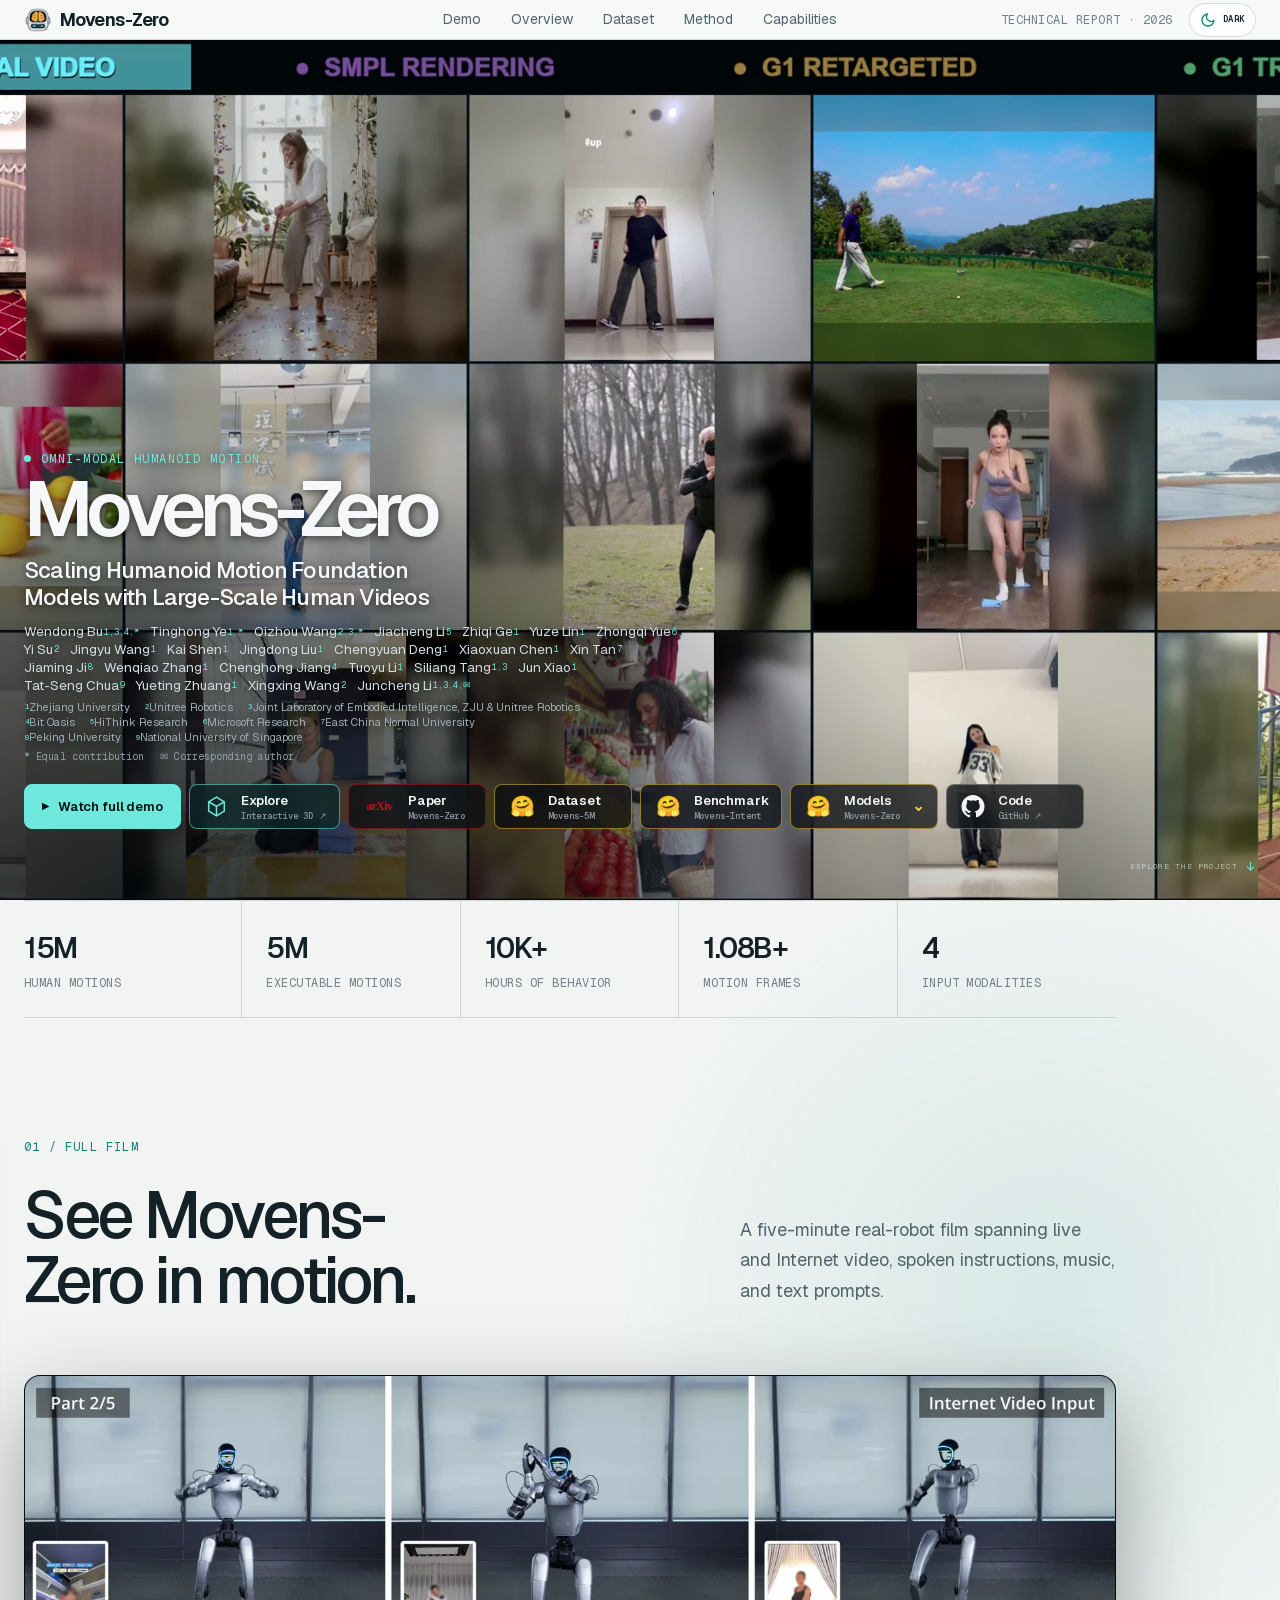
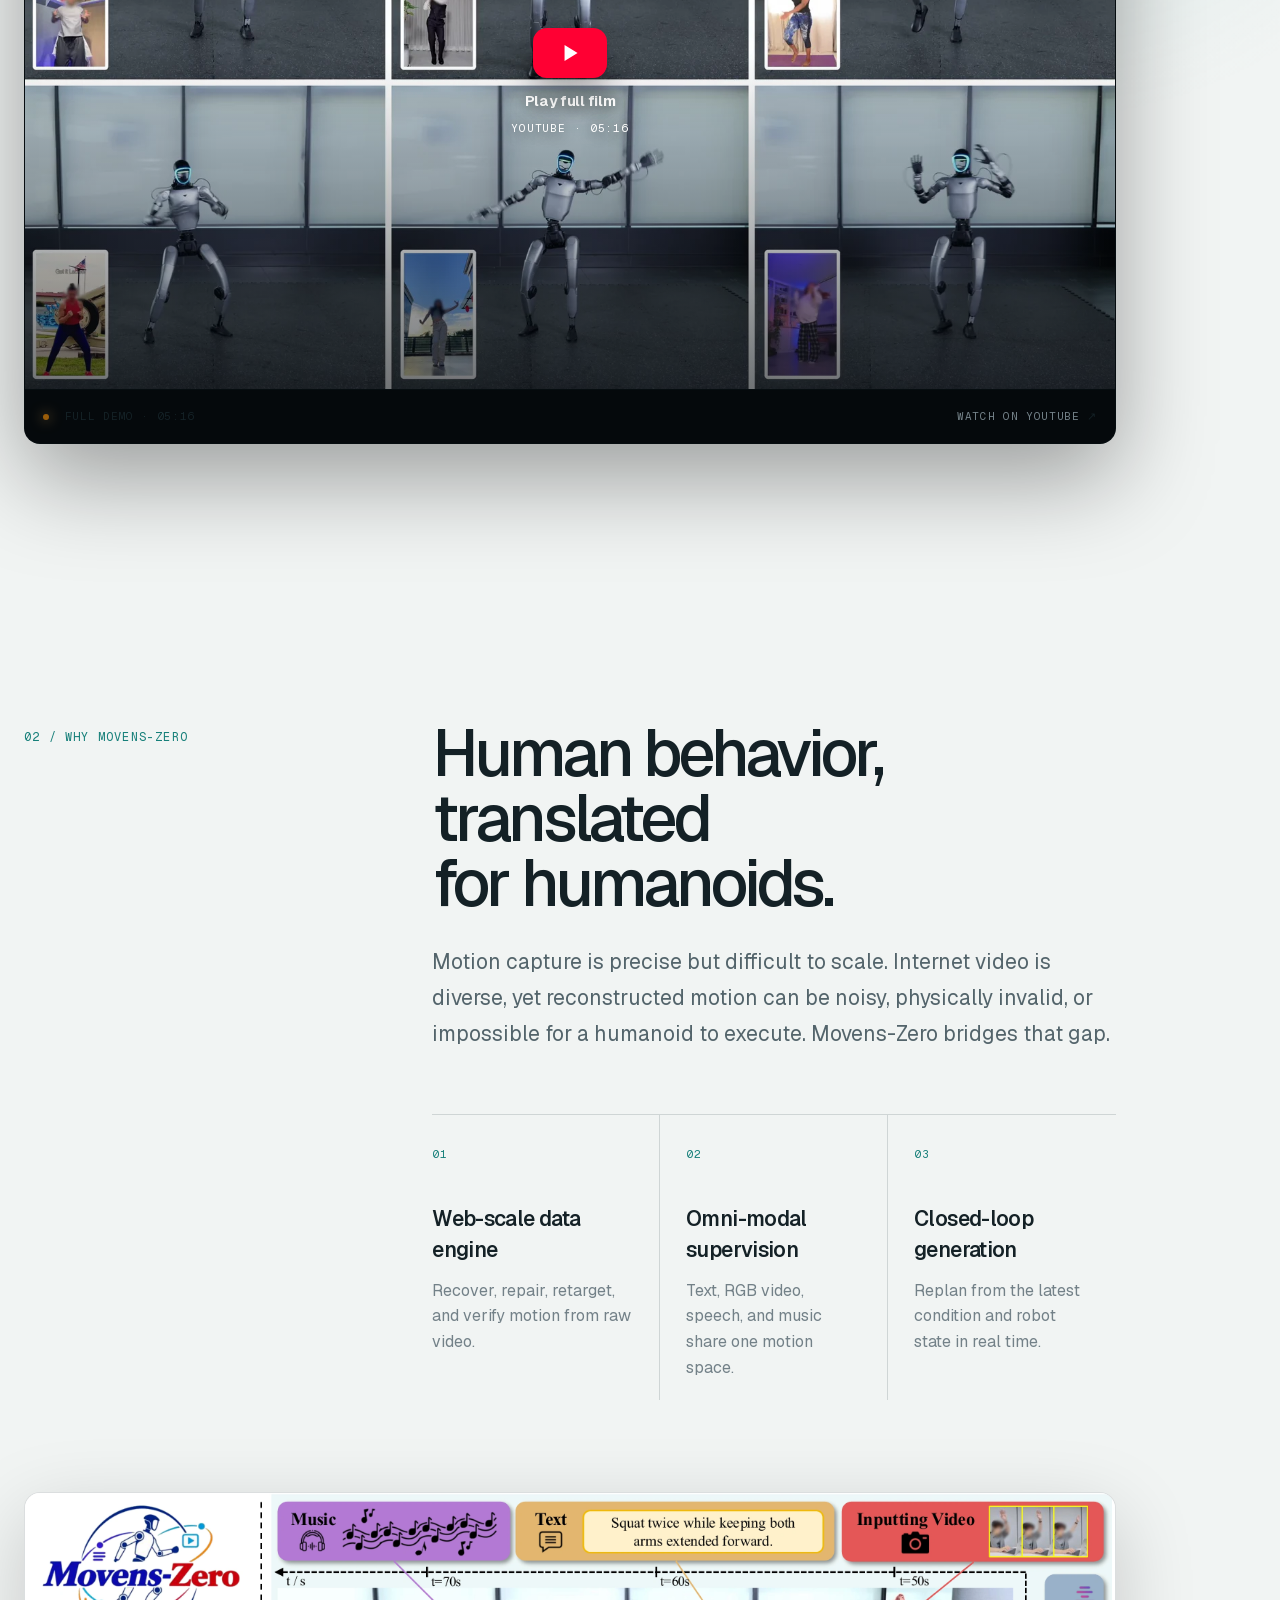
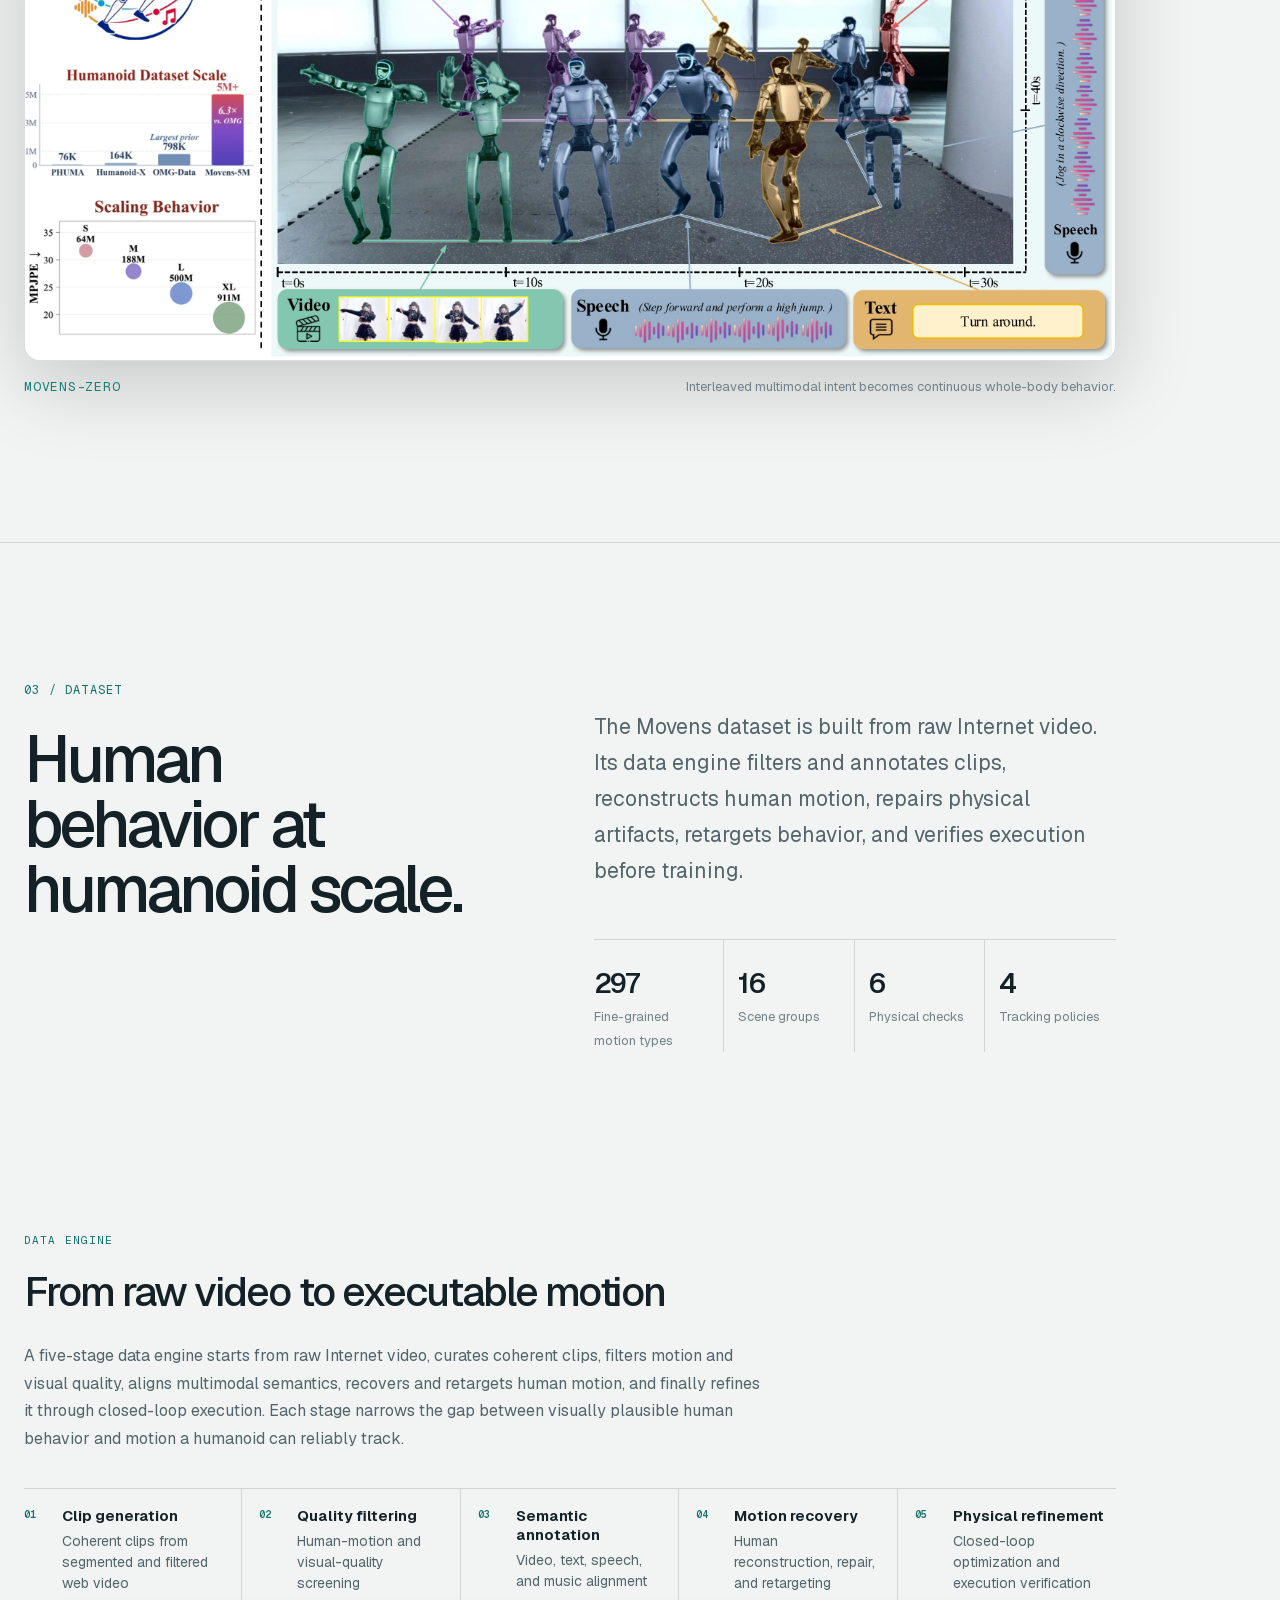
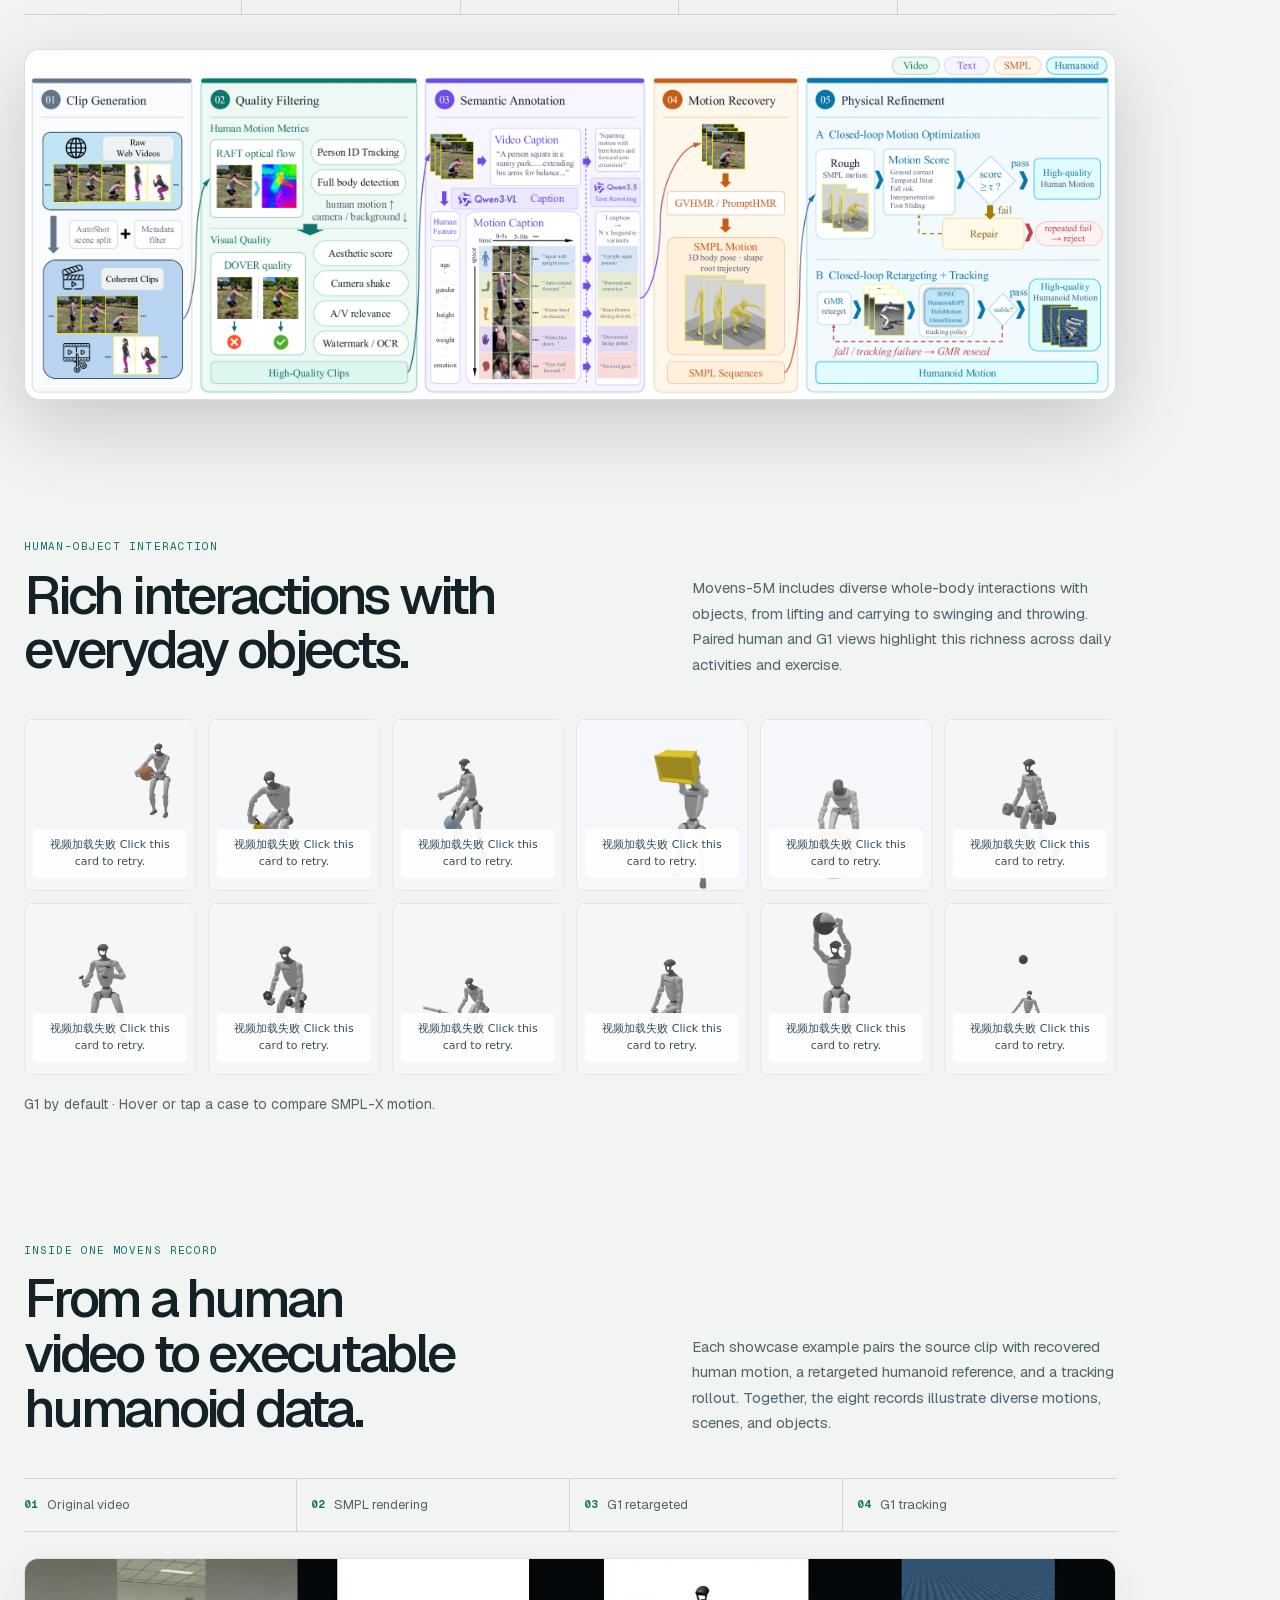
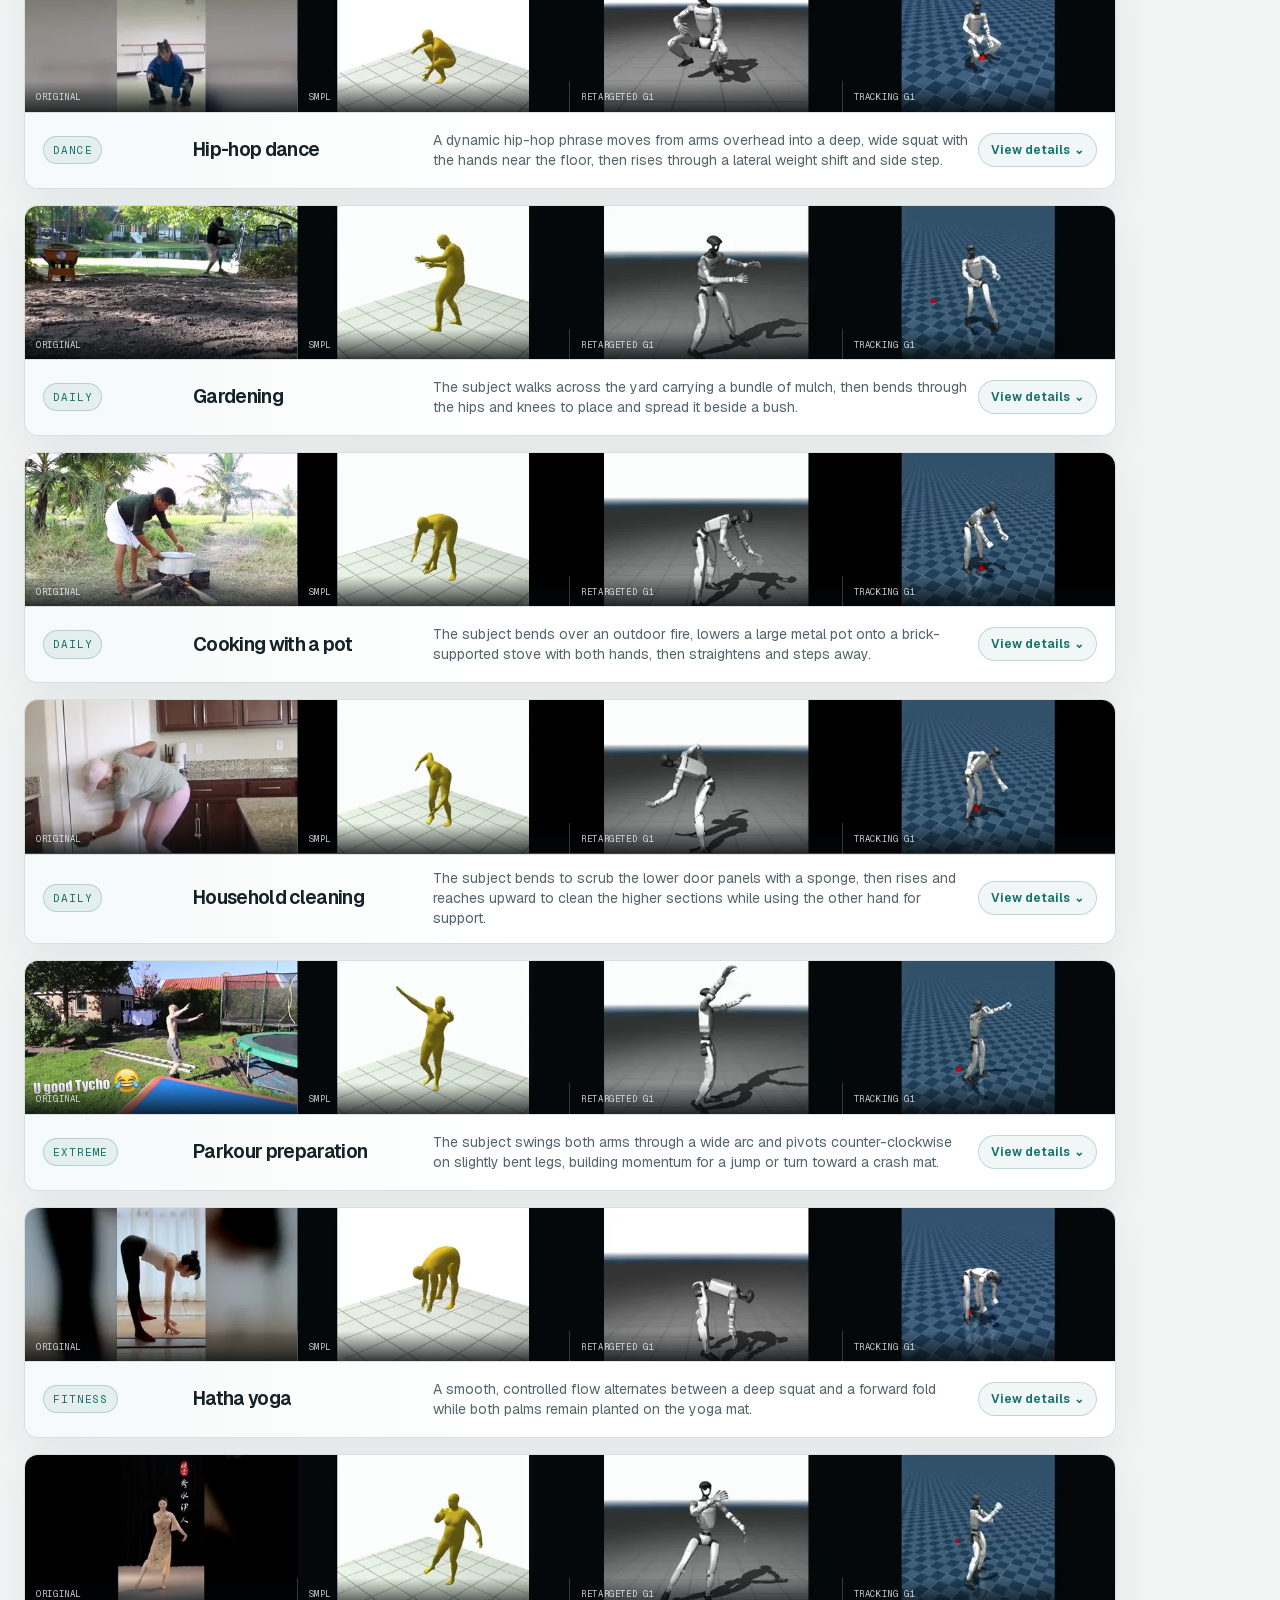
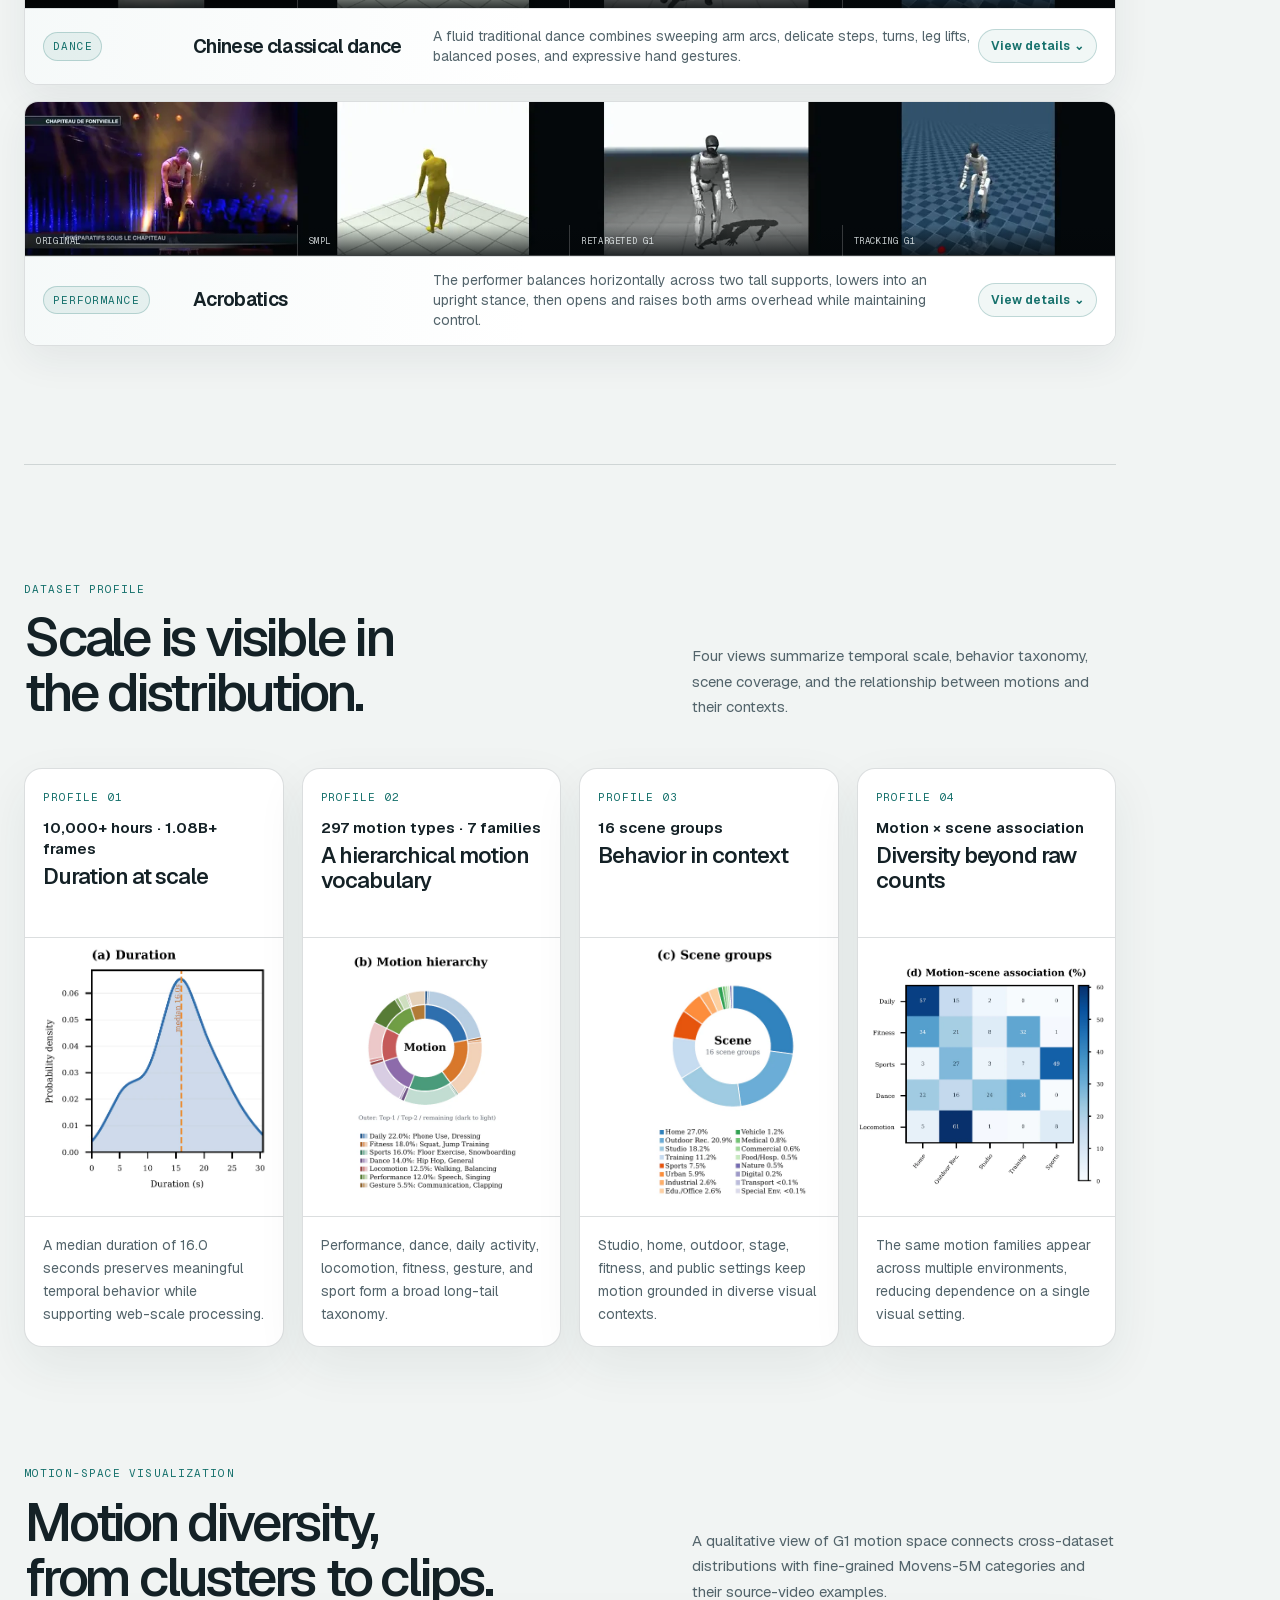
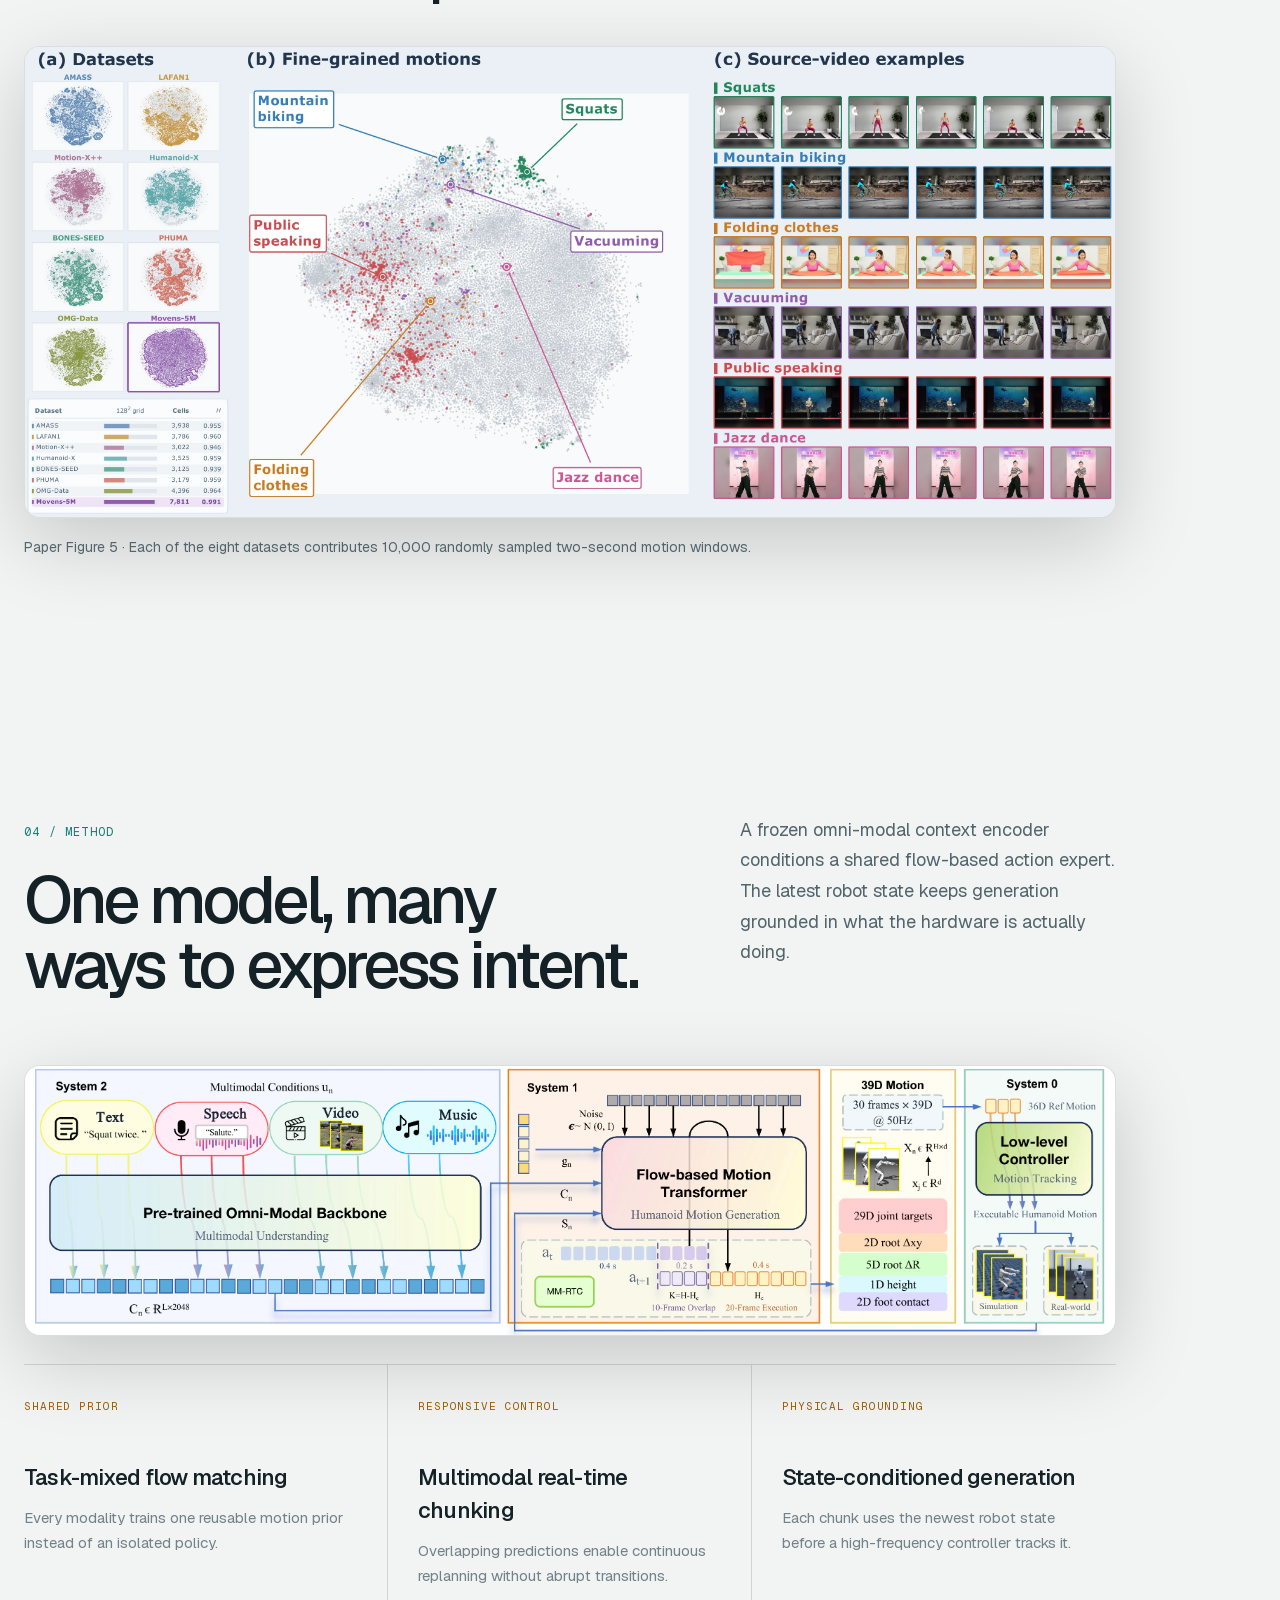
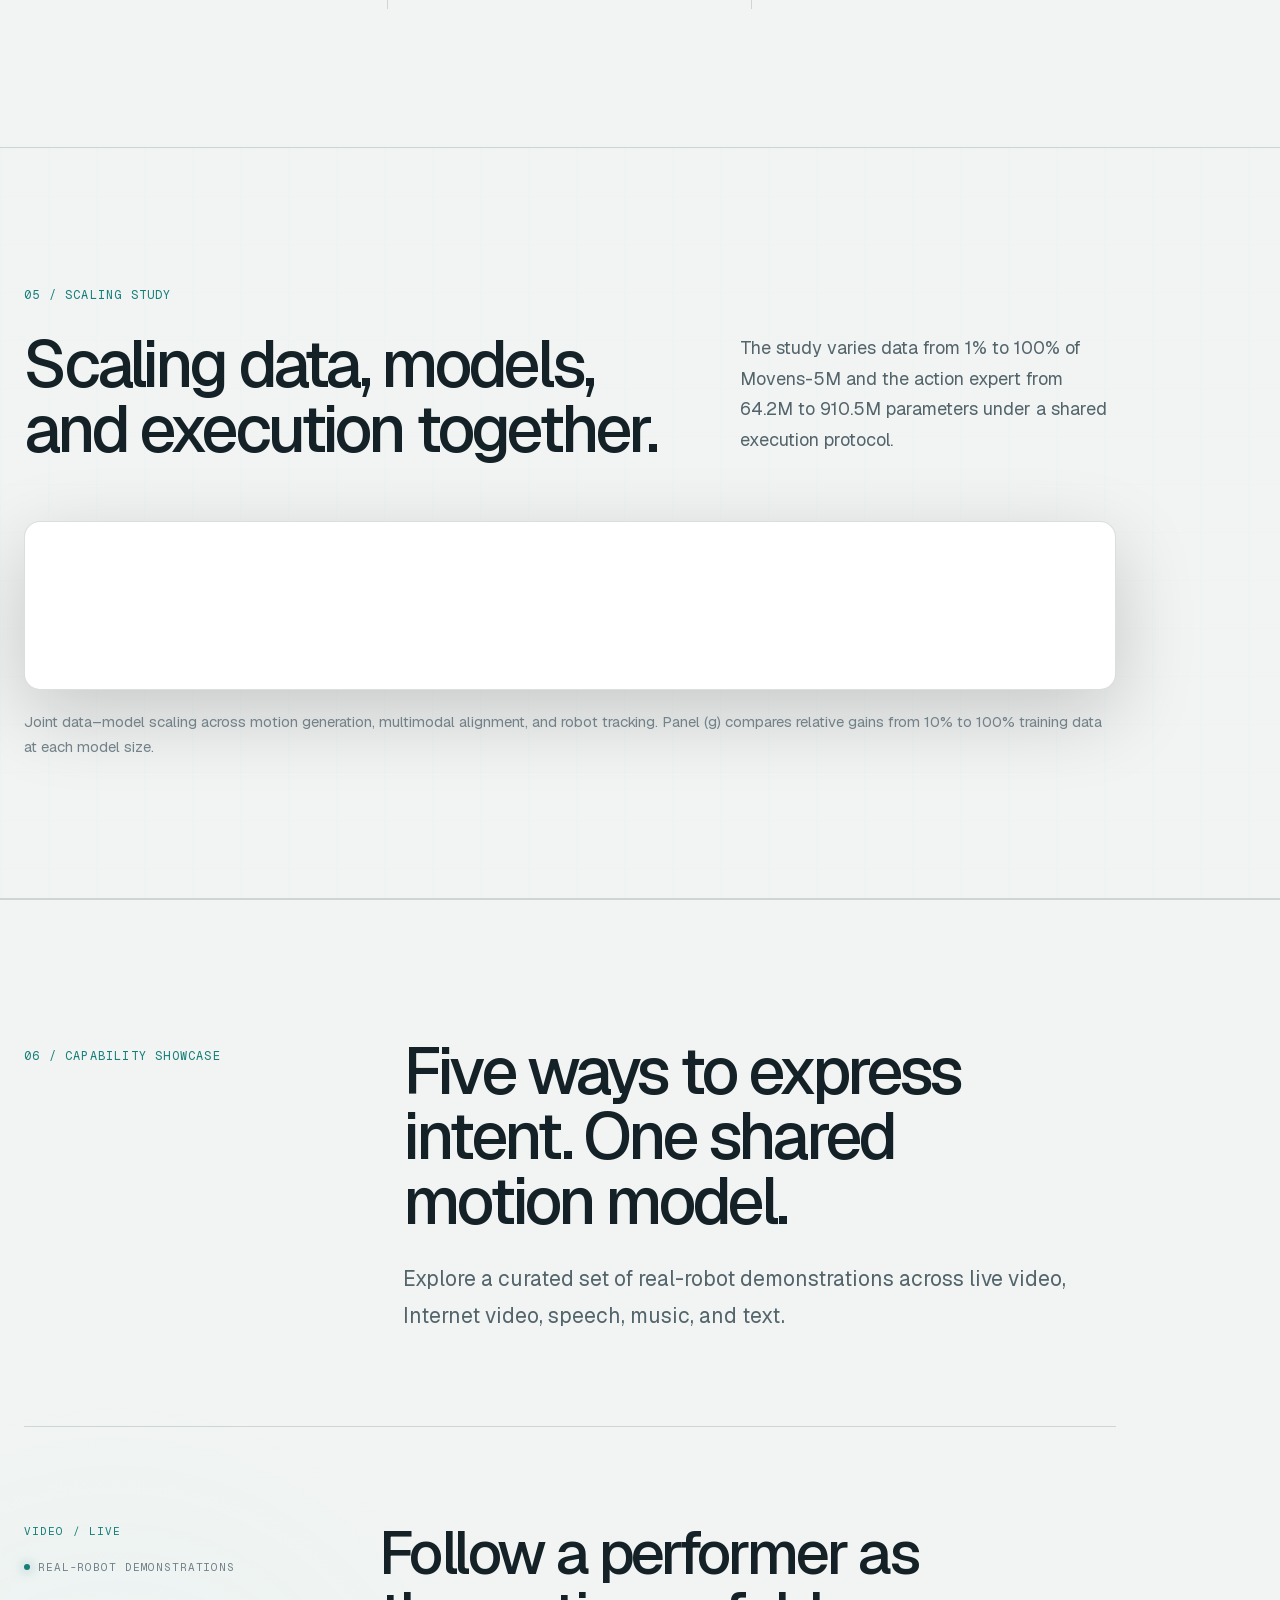
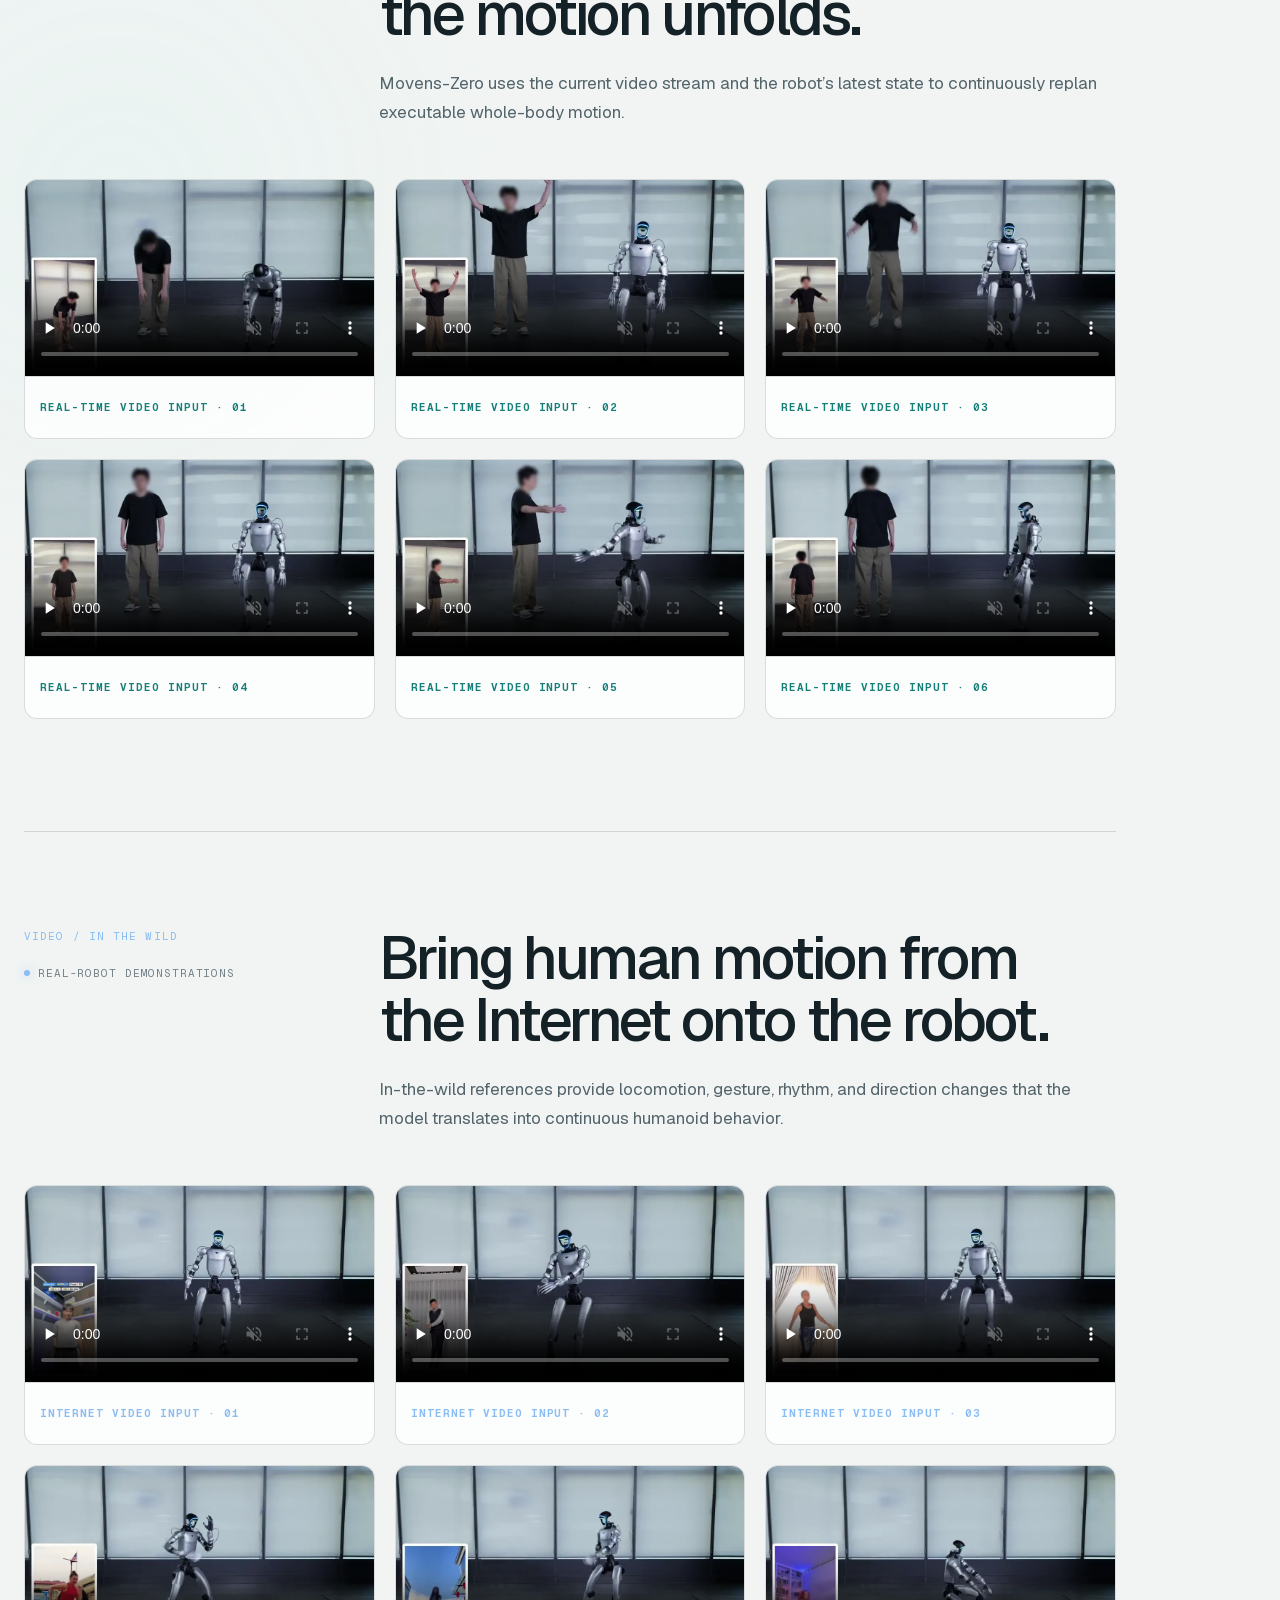
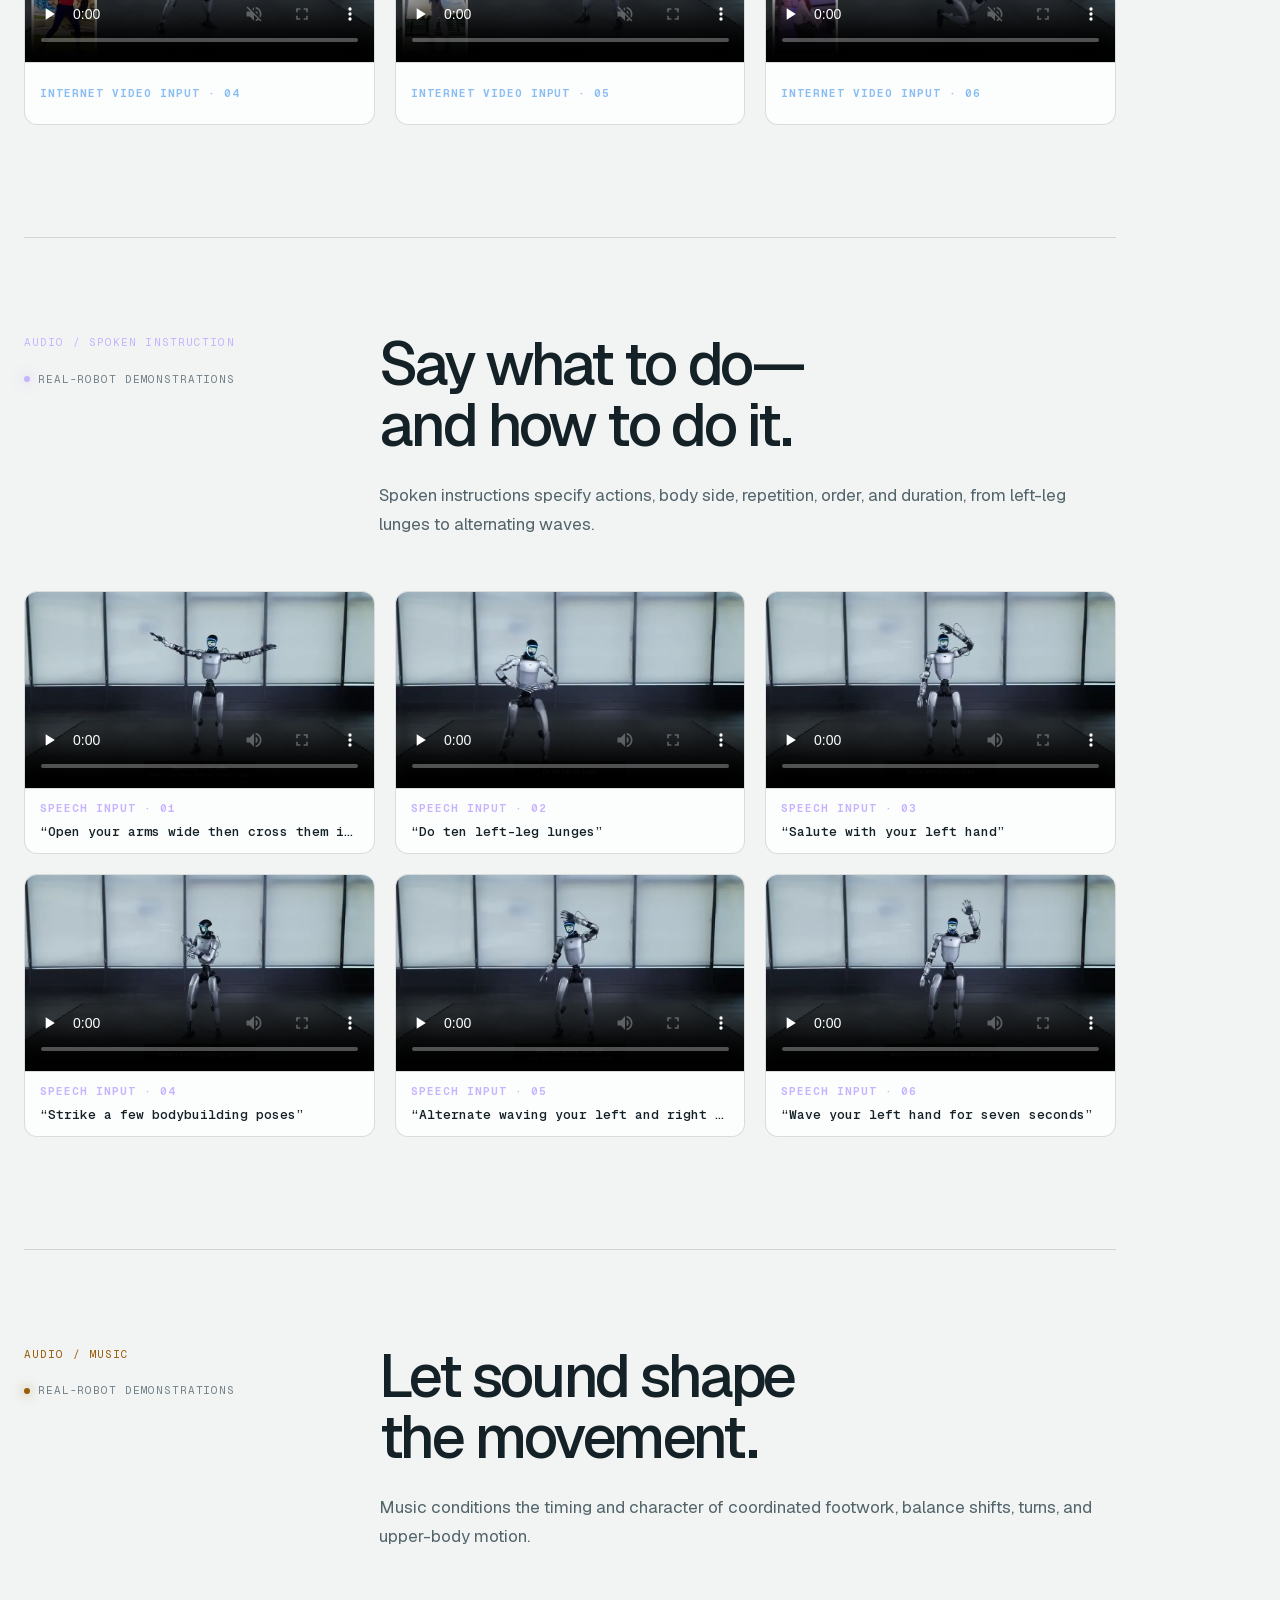
<file: index.html>
<!DOCTYPE html><html lang="en"><head><meta charSet="utf-8"/><meta name="viewport" content="width=device-width, initial-scale=1"/><link rel="preload" as="image" href="/media/figures/model.webp?v=paper368720d"/><link rel="stylesheet" href="/_next/static/css/index.eRbFXH_T.css" data-rsc-css-href="/_next/static/css/index.eRbFXH_T.css" data-precedence="vite-rsc/importer-resources"/><link rel="modulepreload" fetchPriority="low" href="/_next/static/chunks/index-DM_-IV28.js"/><script src="/_next/static/chunks/rolldown-runtime-C60lm6uB.js" type="module" async=""></script><script src="/_next/static/chunks/framework-BaE7mD_r.js" type="module" async=""></script><script src="/_next/static/chunks/app-elements-Drg5O4vw.js" type="module" async=""></script><script src="/_next/static/chunks/hash-D0ldriCF.js" type="module" async=""></script><script src="/_next/static/chunks/record-BdkTR7AP.js" type="module" async=""></script><script src="/_next/static/chunks/app-rsc-cache-busting-7Cgs3SHN.js" type="module" async=""></script><script src="/_next/static/chunks/app-rsc-render-mode-IDJu5NEE.js" type="module" async=""></script><script src="/_next/static/chunks/headers-CeAbe3am.js" type="module" async=""></script><script src="/_next/static/chunks/protocol-headers-URL33uU5.js" type="module" async=""></script><script src="/_next/static/chunks/deployment-id-DFhHa9wO.js" type="module" async=""></script><script src="/_next/static/chunks/navigation-errors-wvgRKjB-.js" type="module" async=""></script><link rel="modulepreload" href="/_next/static/chunks/layout-segment-context-DV5yjU9N.js" crossorigin=""/><link rel="modulepreload" href="/_next/static/chunks/HomeClient-D3C84mk4.js" crossorigin=""/><title>Movens-Zero — Scaling Humanoid Motion Foundation Models</title><meta name="description" content="Movens-Zero scales humanoid motion learning with multimodal, execution-verified human behaviors."/><meta name="author" content="Wendong Bu"/><meta name="author" content="Tinghong Ye"/><meta name="author" content="Qizhou Wang"/><meta name="author" content="Jiacheng Li"/><meta name="author" content="Zhiqi Ge"/><meta name="author" content="Yuze Lin"/><meta name="author" content="Zhongqi Yue"/><meta name="author" content="Yi Su"/><meta name="author" content="Jingyu Wang"/><meta name="author" content="Kai Shen"/><meta name="author" content="Jingdong Liu"/><meta name="author" content="Chengyuan Deng"/><meta name="author" content="Xiaoxuan Chen"/><meta name="author" content="Xin Tan"/><meta name="author" content="Jiaming Ji"/><meta name="author" content="Wenqiao Zhang"/><meta name="author" content="Chenghong Jiang"/><meta name="author" content="Tuoyu Li"/><meta name="author" content="Siliang Tang"/><meta name="author" content="Jun Xiao"/><meta name="author" content="Tat-Seng Chua"/><meta name="author" content="Yueting Zhuang"/><meta name="author" content="Xingxing Wang"/><meta name="author" content="Juncheng Li"/><meta property="og:title" content="Movens-Zero — Scaling Humanoid Motion Foundation Models"/><meta property="og:description" content="Movens-Zero scales humanoid motion learning with multimodal, execution-verified human behaviors."/><meta property="og:url" content="https://movens-zero.github.io"/><meta property="og:site_name" content="Movens-Zero"/><meta property="og:type" content="website"/><meta property="og:image" content="https://movens-zero.github.io/media/posters/dataset-teaser.webp"/><meta property="og:image:width" content="2000"/><meta property="og:image:height" content="1000"/><meta property="og:image:alt" content="Movens-Zero — Scaling Humanoid Motion Foundation Models"/><meta name="twitter:card" content="summary_large_image"/><meta name="twitter:title" content="Movens-Zero — Scaling Humanoid Motion Foundation Models"/><meta name="twitter:description" content="Movens-Zero scales humanoid motion learning with multimodal, execution-verified human behaviors."/><meta name="twitter:image" content="https://movens-zero.github.io/media/posters/dataset-teaser.webp"/><link rel="shortcut icon" href="/favicon-32.png?v=7"/><link rel="icon" href="/favicon-16.png?v=7" sizes="16x16" type="image/png"/><link rel="icon" href="/favicon-32.png?v=7" sizes="32x32" type="image/png"/><link rel="icon" href="/favicon.png?v=7" sizes="512x512" type="image/png"/><link rel="apple-touch-icon" href="/apple-touch-icon.png?v=7" sizes="180x180" type="image/png"/><meta name="color-scheme" content="dark light"/><script>Object.assign(((self[Symbol.for("vinext.navigationRuntime")]??={bootstrap:{routeManifest:null},functions:{}}).bootstrap.rsc??={rsc:[]}),{params:{},nav:{"pathname":"/","searchParams":[]}})</script><link rel="modulepreload" href="/_next/static/chunks/index-DM_-IV28.js" />
<link rel="preload" href="/_next/static/_vinext_fonts/geist-8ac0455e797f/geist-98bbbccb.woff2" as="font" type="font/woff2" crossorigin />
<link rel="preload" href="/_next/static/_vinext_fonts/geist-mono-00e989178794/geist-mono-013b2f2f.woff2" as="font" type="font/woff2" crossorigin />
<style data-vinext-fonts>/* cyrillic-ext */
@font-face {
  font-family: 'Geist';
  font-style: normal;
  font-weight: 100 900;
  font-display: swap;
  src: url(/_next/static/_vinext_fonts/geist-8ac0455e797f/geist-ff2310f5.woff2) format('woff2');
  unicode-range: U+0460-052F, U+1C80-1C8A, U+20B4, U+2DE0-2DFF, U+A640-A69F, U+FE2E-FE2F;
}
/* cyrillic */
@font-face {
  font-family: 'Geist';
  font-style: normal;
  font-weight: 100 900;
  font-display: swap;
  src: url(/_next/static/_vinext_fonts/geist-8ac0455e797f/geist-875ccdd4.woff2) format('woff2');
  unicode-range: U+0301, U+0400-045F, U+0490-0491, U+04B0-04B1, U+2116;
}
/* vietnamese */
@font-face {
  font-family: 'Geist';
  font-style: normal;
  font-weight: 100 900;
  font-display: swap;
  src: url(/_next/static/_vinext_fonts/geist-8ac0455e797f/geist-52306abf.woff2) format('woff2');
  unicode-range: U+0102-0103, U+0110-0111, U+0128-0129, U+0168-0169, U+01A0-01A1, U+01AF-01B0, U+0300-0301, U+0303-0304, U+0308-0309, U+0323, U+0329, U+1EA0-1EF9, U+20AB;
}
/* latin-ext */
@font-face {
  font-family: 'Geist';
  font-style: normal;
  font-weight: 100 900;
  font-display: swap;
  src: url(/_next/static/_vinext_fonts/geist-8ac0455e797f/geist-001175b1.woff2) format('woff2');
  unicode-range: U+0100-02BA, U+02BD-02C5, U+02C7-02CC, U+02CE-02D7, U+02DD-02FF, U+0304, U+0308, U+0329, U+1D00-1DBF, U+1E00-1E9F, U+1EF2-1EFF, U+2020, U+20A0-20AB, U+20AD-20C0, U+2113, U+2C60-2C7F, U+A720-A7FF;
}
/* latin */
@font-face {
  font-family: 'Geist';
  font-style: normal;
  font-weight: 100 900;
  font-display: swap;
  src: url(/_next/static/_vinext_fonts/geist-8ac0455e797f/geist-98bbbccb.woff2) format('woff2');
  unicode-range: U+0000-00FF, U+0131, U+0152-0153, U+02BB-02BC, U+02C6, U+02DA, U+02DC, U+0304, U+0308, U+0329, U+2000-206F, U+20AC, U+2122, U+2191, U+2193, U+2212, U+2215, U+FEFF, U+FFFD;
}

@font-face {
  font-family: 'Geist Fallback';
  src: local("Arial");
  ascent-override: 95.94%;
  descent-override: 28.16%;
  line-gap-override: 0.00%;
  size-adjust: 104.76%;
}

.__font_geist_19ysh9d { font-family: 'Geist', 'Geist Fallback'; font-style: normal; }

.__variable_geist_19ysh9d { --font-geist-sans: 'Geist', 'Geist Fallback'; }

/* cyrillic-ext */
@font-face {
  font-family: 'Geist Mono';
  font-style: normal;
  font-weight: 100 900;
  font-display: swap;
  src: url(/_next/static/_vinext_fonts/geist-mono-00e989178794/geist-mono-f6b33328.woff2) format('woff2');
  unicode-range: U+0460-052F, U+1C80-1C8A, U+20B4, U+2DE0-2DFF, U+A640-A69F, U+FE2E-FE2F;
}
/* cyrillic */
@font-face {
  font-family: 'Geist Mono';
  font-style: normal;
  font-weight: 100 900;
  font-display: swap;
  src: url(/_next/static/_vinext_fonts/geist-mono-00e989178794/geist-mono-44e03052.woff2) format('woff2');
  unicode-range: U+0301, U+0400-045F, U+0490-0491, U+04B0-04B1, U+2116;
}
/* symbols2 */
@font-face {
  font-family: 'Geist Mono';
  font-style: normal;
  font-weight: 100 900;
  font-display: swap;
  src: url(/_next/static/_vinext_fonts/geist-mono-00e989178794/geist-mono-0638449e.woff2) format('woff2');
  unicode-range: U+2000-2001, U+2004-2008, U+200A, U+23B8-23BD, U+2500-259F;
}
/* vietnamese */
@font-face {
  font-family: 'Geist Mono';
  font-style: normal;
  font-weight: 100 900;
  font-display: swap;
  src: url(/_next/static/_vinext_fonts/geist-mono-00e989178794/geist-mono-971fb274.woff2) format('woff2');
  unicode-range: U+0102-0103, U+0110-0111, U+0128-0129, U+0168-0169, U+01A0-01A1, U+01AF-01B0, U+0300-0301, U+0303-0304, U+0308-0309, U+0323, U+0329, U+1EA0-1EF9, U+20AB;
}
/* latin-ext */
@font-face {
  font-family: 'Geist Mono';
  font-style: normal;
  font-weight: 100 900;
  font-display: swap;
  src: url(/_next/static/_vinext_fonts/geist-mono-00e989178794/geist-mono-44745446.woff2) format('woff2');
  unicode-range: U+0100-02BA, U+02BD-02C5, U+02C7-02CC, U+02CE-02D7, U+02DD-02FF, U+0304, U+0308, U+0329, U+1D00-1DBF, U+1E00-1E9F, U+1EF2-1EFF, U+2020, U+20A0-20AB, U+20AD-20C0, U+2113, U+2C60-2C7F, U+A720-A7FF;
}
/* latin */
@font-face {
  font-family: 'Geist Mono';
  font-style: normal;
  font-weight: 100 900;
  font-display: swap;
  src: url(/_next/static/_vinext_fonts/geist-mono-00e989178794/geist-mono-013b2f2f.woff2) format('woff2');
  unicode-range: U+0000-00FF, U+0131, U+0152-0153, U+02BB-02BC, U+02C6, U+02DA, U+02DC, U+0304, U+0308, U+0329, U+2000-206F, U+20AC, U+2122, U+2191, U+2193, U+2212, U+2215, U+FEFF, U+FFFD;
}

@font-face {
  font-family: 'Geist Mono Fallback';
  src: local("Arial");
  ascent-override: 74.67%;
  descent-override: 21.92%;
  line-gap-override: 0.00%;
  size-adjust: 134.59%;
}

.__font_geist_mono_1001rt9 { font-family: 'Geist Mono', 'Geist Mono Fallback'; font-style: normal; }

.__variable_geist_mono_1001rt9 { --font-geist-mono: 'Geist Mono', 'Geist Mono Fallback'; }
</style>
</head><body class="__variable_geist_19ysh9d __variable_geist_mono_1001rt9"><main class="site-shell" data-theme="dark"><nav class="site-nav" aria-label="Primary navigation"><a class="wordmark" href="#top" aria-label="Movens-Zero home"><span class="wordmark-mark" aria-hidden="true"></span><span>Movens-Zero</span></a><div class="nav-links"><a href="#demo">Demo</a><a href="#overview">Overview</a><a href="#dataset">Dataset</a><a href="#method">Method</a><a href="#behaviors">Capabilities</a></div><div class="nav-actions"><span class="nav-status">Technical Report · 2026</span><button type="button" class="theme-toggle" aria-label="Switch to light theme" aria-pressed="false"><span class="theme-toggle-icon" aria-hidden="true"><svg viewBox="0 0 24 24" fill="none" stroke="currentColor" stroke-width="2" stroke-linecap="round" stroke-linejoin="round" focusable="false"><circle cx="12" cy="12" r="4"></circle><path d="M12 2v2M12 20v2M4.93 4.93l1.42 1.42M17.66 17.66l1.41 1.41M2 12h2M20 12h2M6.34 17.66l-1.41 1.41M19.07 4.93l-1.41 1.42"></path></svg></span><b>Light</b></button></div></nav><nav class="floating-toc is-hero-hidden" aria-label="On this page" data-tone="dark"><span class="floating-toc-title">On this page</span><a href="#top" data-depth="root" class="is-active" aria-current="location" aria-label="00 Cover"><span class="floating-toc-index">00</span><span class="floating-toc-label">Cover</span></a><a href="#demo" data-depth="root" aria-label="01 Full film"><span class="floating-toc-index">01</span><span class="floating-toc-label">Full film</span></a><a href="#overview" data-depth="root" aria-label="02 Overview"><span class="floating-toc-index">02</span><span class="floating-toc-label">Overview</span></a><a href="#dataset" data-depth="root" aria-label="03 Dataset"><span class="floating-toc-index">03</span><span class="floating-toc-label">Dataset</span></a><a href="#method" data-depth="root" aria-label="04 Method"><span class="floating-toc-index">04</span><span class="floating-toc-label">Method</span></a><a href="#scaling" data-depth="root" aria-label="05 Scaling"><span class="floating-toc-index">05</span><span class="floating-toc-label">Scaling</span></a><a href="#behaviors" data-depth="root" aria-label="06 Capabilities"><span class="floating-toc-index">06</span><span class="floating-toc-label">Capabilities</span></a><a href="#behavior-realtime" data-depth="child" aria-label="06A Live video"><span class="floating-toc-index">06A</span><span class="floating-toc-label">Live video</span></a><a href="#behavior-internet" data-depth="child" aria-label="06B Internet video"><span class="floating-toc-index">06B</span><span class="floating-toc-label">Internet video</span></a><a href="#behavior-speech" data-depth="child" aria-label="06C Speech"><span class="floating-toc-index">06C</span><span class="floating-toc-label">Speech</span></a><a href="#behavior-music" data-depth="child" aria-label="06D Music"><span class="floating-toc-index">06D</span><span class="floating-toc-label">Music</span></a><a href="#behavior-text" data-depth="child" aria-label="06E Text"><span class="floating-toc-index">06E</span><span class="floating-toc-label">Text</span></a><a href="#citation" data-depth="root" aria-label="07 Citation"><span class="floating-toc-index">07</span><span class="floating-toc-label">Citation</span></a></nav><section class="hero" id="top"><video class="hero-background" autoPlay="" muted="" loop="" playsInline="" preload="metadata" poster="/media/posters/dataset-teaser.webp?v=teaser2s3" aria-hidden="true" tabindex="-1"><source src="/media/video/dataset-teaser.mp4?v=teaser2s3" type="video/mp4"/></video><span class="hero-scrim" aria-hidden="true"></span><div class="hero-inner"><div class="hero-copy"><p class="eyebrow"><span class="status-dot" aria-hidden="true"></span>Omni-modal humanoid motion</p><h1 class="hero-title"><span class="hero-name">Movens-Zero</span><span class="hero-paper-title">Scaling Humanoid Motion Foundation Models with Large-Scale Human Videos</span></h1><div class="publication-credits"><div class="author-line" aria-label="Paper authors"><p class="publication-author-row"><span class="author-name">Wendong Bu<sup>1,3,4<!-- -->,*</sup></span><span class="author-name">Tinghong Ye<sup>1<!-- -->,*</sup></span><span class="author-name">Qizhou Wang<sup>2,3<!-- -->,*</sup></span><span class="author-name">Jiacheng Li<sup>5</sup></span><span class="author-name">Zhiqi Ge<sup>1</sup></span><span class="author-name">Yuze Lin<sup>1</sup></span><span class="author-name">Zhongqi Yue<sup>6</sup></span></p><p class="publication-author-row"><span class="author-name">Yi Su<sup>2</sup></span><span class="author-name">Jingyu Wang<sup>1</sup></span><span class="author-name">Kai Shen<sup>1</sup></span><span class="author-name">Jingdong Liu<sup>1</sup></span><span class="author-name">Chengyuan Deng<sup>1</sup></span><span class="author-name">Xiaoxuan Chen<sup>1</sup></span><span class="author-name">Xin Tan<sup>7</sup></span></p><p class="publication-author-row"><span class="author-name">Jiaming Ji<sup>8</sup></span><span class="author-name">Wenqiao Zhang<sup>1</sup></span><span class="author-name">Chenghong Jiang<sup>4</sup></span><span class="author-name">Tuoyu Li<sup>1</sup></span><span class="author-name">Siliang Tang<sup>1,3</sup></span><span class="author-name">Jun Xiao<sup>1</sup></span></p><p class="publication-author-row"><span class="author-name">Tat-Seng Chua<sup>9</sup></span><span class="author-name">Yueting Zhuang<sup>1</sup></span><span class="author-name">Xingxing Wang<sup>2</sup></span><span class="author-name">Juncheng Li<sup>1,3,4<!-- -->,✉</sup></span></p></div><div class="affiliation-line" aria-label="Paper affiliations"><p class="publication-institution-row"><span class="institution-name"><sup>1</sup>Zhejiang University</span><span class="institution-name"><sup>2</sup>Unitree Robotics</span><span class="institution-name"><sup>3</sup>Joint Laboratory of Embodied Intelligence, ZJU &amp; Unitree Robotics</span></p><p class="publication-institution-row"><span class="institution-name"><sup>4</sup>Bit Oasis</span><span class="institution-name"><sup>5</sup>HiThink Research</span><span class="institution-name"><sup>6</sup>Microsoft Research</span><span class="institution-name"><sup>7</sup>East China Normal University</span></p><p class="publication-institution-row"><span class="institution-name"><sup>8</sup>Peking University</span><span class="institution-name"><sup>9</sup>National University of Singapore</span></p></div><p class="publication-notes"><span>* Equal contribution</span><span>✉ Corresponding author</span></p></div><div class="hero-actions" aria-label="Project resources"><a class="button button-primary" href="#demo"><span class="play-icon" aria-hidden="true">▶</span>Watch full demo</a><a class="button button-resource button-explorer" href="/explorer" target="_blank" rel="noreferrer" aria-label="Open the interactive motion explorer in a new tab"><span class="resource-mark resource-mark-explorer" aria-hidden="true"><svg viewBox="0 0 24 24" role="presentation"><path d="M4.5 7.5 12 3l7.5 4.5v9L12 21l-7.5-4.5v-9Z"></path><path d="m4.8 7.7 7.2 4.2 7.2-4.2M12 12v8.5"></path></svg></span><span class="resource-copy">Explore <small class="resource-release-name">Interactive 3D ↗</small></span></a><a class="button button-resource button-arxiv" href="https://arxiv.org/abs/2610.41877" target="_blank" rel="noreferrer" aria-label="Read the Movens-Zero paper on arXiv (opens in a new tab)"><span class="resource-mark resource-mark-arxiv" aria-hidden="true">arXiv</span><span class="resource-copy">Paper <small class="resource-release-name">Movens-Zero</small></span></a><a class="button button-resource button-huggingface" href="https://huggingface.co/datasets/wendell0218/OmniHM-5M" target="_blank" rel="noreferrer"><span class="resource-mark resource-mark-hf" aria-hidden="true">🤗</span><span class="resource-copy">Dataset <small class="resource-release-name">Movens-5M</small></span></a><a class="button button-resource button-huggingface" href="https://huggingface.co/datasets/wendell0218/OmniHM-Intent" target="_blank" rel="noreferrer" aria-label="Movens-Intent benchmark on Hugging Face (opens in a new tab)"><span class="resource-mark resource-mark-hf" aria-hidden="true">🤗</span><span class="resource-copy">Benchmark <small class="resource-release-name">Movens-Intent</small></span></a><div class="model-resource"><button type="button" class="button button-resource button-huggingface button-models" aria-expanded="false" aria-controls="model-scale-panel"><span class="resource-mark resource-mark-hf" aria-hidden="true">🤗</span><span class="resource-copy">Models <small class="resource-release-name">Movens-Zero</small></span><span class="model-trigger-chevron" aria-hidden="true">⌄</span></button><div class="model-scale-popover" id="model-scale-panel" hidden=""><div class="model-scale-list"><a class="model-scale-row" href="https://huggingface.co/wendell0218/Movens-Zero-S" target="_blank" rel="noreferrer" aria-label="Movens-Zero-S checkpoint on Hugging Face (opens in a new tab)"><b>S</b><span><strong>64.2M</strong><small>3<!-- --> layers · width <!-- -->768</small></span><i>Hugging Face <span aria-hidden="true">↗</span></i></a><a class="model-scale-row" href="https://huggingface.co/wendell0218/Movens-Zero-M" target="_blank" rel="noreferrer" aria-label="Movens-Zero-M checkpoint on Hugging Face (opens in a new tab)"><b>M</b><span><strong>187.9M</strong><small>4<!-- --> layers · width <!-- -->1,152</small></span><i>Hugging Face <span aria-hidden="true">↗</span></i></a><a class="model-scale-row" href="https://huggingface.co/wendell0218/Movens-Zero-L" target="_blank" rel="noreferrer" aria-label="Movens-Zero-L checkpoint on Hugging Face (opens in a new tab)"><b>L</b><span><strong>500.1M</strong><small>6<!-- --> layers · width <!-- -->1,536</small></span><i>Hugging Face <span aria-hidden="true">↗</span></i></a><a class="model-scale-row" href="https://huggingface.co/wendell0218/Movens-Zero-XL" target="_blank" rel="noreferrer" aria-label="Movens-Zero-XL checkpoint on Hugging Face (opens in a new tab)"><b>XL</b><span><strong>910.5M</strong><small>7<!-- --> layers · width <!-- -->1,920</small></span><i>Hugging Face <span aria-hidden="true">↗</span></i></a></div></div></div><a class="button button-resource button-github" href="https://github.com/wendell0218/Movens-Zero" target="_blank" rel="noreferrer" aria-label="Code on GitHub (opens in a new tab)"><span class="resource-mark resource-mark-github" aria-hidden="true"><svg viewBox="0 0 24 24" role="presentation"><path d="M10.226 17.284c-2.965-.36-5.054-2.493-5.054-5.256 0-1.123.404-2.336 1.078-3.144-.292-.741-.247-2.314.09-2.965.898-.112 2.111.36 2.83 1.01.853-.269 1.752-.404 2.853-.404 1.1 0 1.999.135 2.807.382.696-.629 1.932-1.1 2.83-.988.315.606.36 2.179.067 2.942.72.854 1.101 2 1.101 3.167 0 2.763-2.089 4.852-5.098 5.234.763.494 1.28 1.572 1.28 2.807v2.336c0 .674.561 1.056 1.235.786 4.066-1.55 7.255-5.615 7.255-10.646C23.5 6.188 18.334 1 11.978 1 5.62 1 .5 6.188.5 12.545c0 4.986 3.167 9.12 7.435 10.669.606.225 1.19-.18 1.19-.786V20.63a2.9 2.9 0 0 1-1.078.224c-1.483 0-2.359-.808-2.987-2.313-.247-.607-.517-.966-1.034-1.033-.27-.023-.359-.135-.359-.27 0-.27.45-.471.898-.471.652 0 1.213.404 1.797 1.235.45.651.921.943 1.483.943.561 0 .92-.202 1.437-.719.382-.381.674-.718.944-.943"></path></svg></span><span class="resource-copy">Code <small class="resource-release-name">GitHub ↗</small></span></a></div></div></div><a class="hero-scroll" href="#demo">Explore the project <span aria-hidden="true">↓</span></a></section><section class="metric-rail" aria-label="Movens dataset highlights"><article><strong>15M</strong><span>Human motions</span></article><article><strong>5M</strong><span>Executable motions</span></article><article><strong>10K+</strong><span>Hours of behavior</span></article><article><strong>1.08B+</strong><span>Motion frames</span></article><article><strong>4</strong><span>Input modalities</span></article></section><section class="section feature-demo-section" id="demo"><div class="section-heading"><div><p class="section-index">01 / Full film</p><h2>See Movens-Zero in motion.</h2></div><p>A five-minute real-robot film spanning live and Internet video, spoken instructions, music, and text prompts.</p></div><div class="feature-video-shell"><button type="button" class="youtube-poster" aria-label="Play the full Movens-Zero demo on YouTube"><img src="/media/posters/movens-zero-full-demo.webp" alt=""/><span class="youtube-poster-shade" aria-hidden="true"></span><span class="youtube-play" aria-hidden="true"><i></i><b>Play full film</b><small>YouTube · 05:16</small></span></button><div class="video-meta"><span><i aria-hidden="true"></i> Full demo · 05:16</span><a href="https://youtu.be/r8vKR77GkQo" target="_blank" rel="noreferrer">Watch on YouTube <span aria-hidden="true">↗</span></a></div></div></section><div class="overview-section" id="overview"><section class="section split-intro"><div><p class="section-index">02 / Why Movens-Zero</p></div><div><h2>Human behavior, translated for humanoids.</h2><p class="section-lede">Motion capture is precise but difficult to scale. Internet video is diverse, yet reconstructed motion can be noisy, physically invalid, or impossible for a humanoid to execute. Movens-Zero bridges that gap.</p><div class="contribution-grid"><article><span>01</span><h3>Web-scale data engine</h3><p>Recover, repair, retarget, and verify motion from raw video.</p></article><article><span>02</span><h3>Omni-modal supervision</h3><p>Text, RGB video, speech, and music share one motion space.</p></article><article><span>03</span><h3>Closed-loop generation</h3><p>Replan from the latest condition and robot state in real time.</p></article></div></div></section><figure class="overview-figure"><div class="figure-frame figure-frame-light"><img src="/media/figures/intro_v2.webp?v=paper7b9489e" alt="Movens-Zero overview showing multimodal inputs, continuous humanoid behavior, dataset scale, and model scaling"/></div><figcaption><span>Movens-Zero</span>Interleaved multimodal intent becomes continuous whole-body behavior.</figcaption></figure></div><section class="dataset-band" id="dataset"><div class="section dataset-intro"><div><p class="section-index">03 / Dataset</p><h2>Human behavior at humanoid scale.</h2></div><div><p class="section-lede">The Movens dataset is built from raw Internet video. Its data engine filters and annotates clips, reconstructs human motion, repairs physical artifacts, retargets behavior, and verifies execution before training.</p><div class="dataset-facts"><article><strong>297</strong><span>Fine-grained motion types</span></article><article><strong>16</strong><span>Scene groups</span></article><article><strong>6</strong><span>Physical checks</span></article><article><strong>4</strong><span>Tracking policies</span></article></div></div></div><div class="section pipeline-layout"><div class="pipeline-copy"><p class="micro-label">Data engine</p><h3>From raw video to executable motion</h3><p class="pipeline-description">A five-stage data engine starts from raw Internet video, curates coherent clips, filters motion and visual quality, aligns multimodal semantics, recovers and retargets human motion, and finally refines it through closed-loop execution. Each stage narrows the gap between visually plausible human behavior and motion a humanoid can reliably track.</p></div><ol class="pipeline-stage-summary" aria-label="Five stages of the Movens data engine"><li><b>01</b><span><strong>Clip generation</strong>Coherent clips from segmented and filtered web video</span></li><li><b>02</b><span><strong>Quality filtering</strong>Human-motion and visual-quality screening</span></li><li><b>03</b><span><strong>Semantic annotation</strong>Video, text, speech, and music alignment</span></li><li><b>04</b><span><strong>Motion recovery</strong>Human reconstruction, repair, and retargeting</span></li><li><b>05</b><span><strong>Physical refinement</strong>Closed-loop optimization and execution verification</span></li></ol><div class="figure-frame figure-frame-light pipeline-figure"><img src="/media/figures/pipeline_v3.webp?v=paper368720d" alt="Five-stage Movens data pipeline from web video curation to physical humanoid execution verification"/></div></div><div class="section dataset-interactions-section" id="human-object-interactions" aria-labelledby="movens-interaction-title"><div class="dataset-showcase-heading"><div><p class="micro-label">Human–object interaction</p><h3 id="movens-interaction-title">Rich interactions with everyday objects.</h3></div><p>Movens-5M includes diverse whole-body interactions with objects, from lifting and carrying to swinging and throwing. Paired human and G1 views highlight this richness across daily activities and exercise.</p></div><div class="dataset-interactions-media" id="dataset-interaction-gallery-slot"></div><p class="dataset-interaction-hint">G1 by default · Hover or tap a case to compare SMPL-X motion.</p></div><div class="section dataset-samples-section"><div class="dataset-showcase-heading"><div><p class="micro-label">Inside one Movens record</p><h3>From a human video to executable humanoid data.</h3></div><p>Each showcase example pairs the source clip with recovered human motion, a retargeted humanoid reference, and a tracking rollout. Together, the eight records illustrate diverse motions, scenes, and objects.</p></div><div class="dataset-stage-key" aria-label="Video panel order"><span><b>01</b>Original video</span><span><b>02</b>SMPL rendering</span><span><b>03</b>G1 retargeted</span><span><b>04</b>G1 tracking</span></div><div class="dataset-record-list"><article class="dataset-record "><button id="dataset-trigger-hip-hop-dance" type="button" class="dataset-record-card" aria-expanded="false" aria-controls="dataset-details-hip-hop-dance" aria-label="Expand details for Hip-hop dance"><div class="dataset-record-film"><video muted="" loop="" playsInline="" preload="none" poster="/media/posters/dataset-samples/hip-hop-dance.webp" aria-hidden="true" tabindex="-1"><source src="/media/video/dataset-samples/hip-hop-dance.mp4" type="video/mp4"/></video><div class="dataset-record-stages" aria-hidden="true"><span>Original</span><span>SMPL</span><span>Retargeted G1</span><span>Tracking G1</span></div></div><div class="dataset-record-copy"><p>dance</p><h4>Hip-hop dance</h4><span>A dynamic hip-hop phrase moves from arms overhead into a deep, wide squat with the hands near the floor, then rises through a lateral weight shift and side step.</span><b>View details<!-- --> <i aria-hidden="true">⌄</i></b></div></button><div id="dataset-details-hip-hop-dance" class="dataset-inline-details" role="region" aria-labelledby="dataset-trigger-hip-hop-dance" aria-hidden="true" inert=""><div class="dataset-inline-inner"><div class="dataset-detail-facts" aria-label="Record facts"><article><span>Duration</span><strong>5.06<!-- --> s</strong></article><article><span>Source FPS</span><strong>16.0</strong></article><article><span>Source audio</span><strong>Not detected</strong></article><article><span>Objects</span><strong>None tagged</strong></article><article><span>Subjects</span><strong>1</strong></article></div><div class="dataset-inline-summary"><article><p>Motion annotation</p><h5>What the subject does</h5><span>A dynamic hip-hop phrase moves from arms overhead into a deep, wide squat with the hands near the floor, then rises through a lateral weight shift and side step.</span></article><article><p>Scene context</p><h5>Where the motion happens</h5><span>An indoor dance studio with a light-green floor, white walls, fluorescent grid lighting, and a ballet barre.</span></article></div><div class="dataset-inline-technical"><section><header><p>Record provenance</p></header><dl><div><dt>Sample ID</dt><dd>00056286</dd></div><div><dt>Sample name</dt><dd>00056286_000001_009909_0_0</dd></div><div><dt>Motion type</dt><dd>dance_hip_hop</dd></div></dl></section><section class="dataset-subject-annotations"><header><p>Estimated subject annotations</p></header><dl><div><dt>Count</dt><dd>1</dd></div><div><dt>Age estimate</dt><dd>22</dd></div><div><dt>Height estimate</dt><dd>160<!-- --> cm</dd></div><div><dt>Weight estimate</dt><dd>55<!-- --> kg</dd></div><div><dt>Gender label</dt><dd>female</dd></div><div><dt>Mood label</dt><dd>focused</dd></div></dl></section></div><div class="dataset-caption-heading"><div><p>Dense motion annotation</p><h5>Time-coded, body-part captions</h5></div><span>1<!-- --> time <!-- -->segment</span></div><div class="dataset-caption-timeline"><article class="dataset-caption-segment"><header><span>0.0-5.0s</span><b>Segment <!-- -->01</b></header><div><section data-part="wholeBody"><h6>Whole body</h6><p>The person performs a dynamic hip-hop dance sequence, starting with arms raised overhead, then dropping into a low squat with hands near the floor, and finally rising while shifting weight and stepping slightly to the side. The motion is fluid and rhythmic, characteristic of hip-hop choreography.</p></section><section data-part="upperLimb"><h6>Upper limb</h6><p>Arms start raised above the head, then lower to rest near the knees and floor during the squat, and finally move to the sides as the person rises. The upper limbs show controlled, expressive movements throughout.</p></section><section data-part="lowerLimb"><h6>Lower limb</h6><p>Legs begin in a wide stance, then bend deeply into a squat with knees spread wide, and finally extend slightly as the person rises and shifts weight to the side. The lower limbs demonstrate strength and flexibility.</p></section><section data-part="hands"><h6>Hands</h6><p>Hands start raised, then move downward to touch or hover near the floor during the squat, and finally move to the sides as the person rises. The hands are used for balance and expressive gesture.</p></section><section data-part="face"><h6>Face</h6><p>Face is visible and directed toward the camera for most of the clip, showing focused expression with slight head tilts and movements in sync with the dance. The person’s gaze remains engaged with the viewer.</p></section></div></article></div></div></div></article><article class="dataset-record "><button id="dataset-trigger-gardening" type="button" class="dataset-record-card" aria-expanded="false" aria-controls="dataset-details-gardening" aria-label="Expand details for Gardening"><div class="dataset-record-film"><video muted="" loop="" playsInline="" preload="none" poster="/media/posters/dataset-samples/gardening.webp" aria-hidden="true" tabindex="-1"><source src="/media/video/dataset-samples/gardening.mp4" type="video/mp4"/></video><div class="dataset-record-stages" aria-hidden="true"><span>Original</span><span>SMPL</span><span>Retargeted G1</span><span>Tracking G1</span></div></div><div class="dataset-record-copy"><p>daily</p><h4>Gardening</h4><span>The subject walks across the yard carrying a bundle of mulch, then bends through the hips and knees to place and spread it beside a bush.</span><b>View details<!-- --> <i aria-hidden="true">⌄</i></b></div></button><div id="dataset-details-gardening" class="dataset-inline-details" role="region" aria-labelledby="dataset-trigger-gardening" aria-hidden="true" inert=""><div class="dataset-inline-inner"><div class="dataset-detail-facts" aria-label="Record facts"><article><span>Duration</span><strong>9.37<!-- --> s</strong></article><article><span>Source FPS</span><strong>30.0</strong></article><article><span>Source audio</span><strong>Present</strong></article><article><span>Objects</span><strong>bag</strong></article><article><span>Subjects</span><strong>1</strong></article></div><div class="dataset-inline-summary"><article><p>Motion annotation</p><h5>What the subject does</h5><span>The subject walks across the yard carrying a bundle of mulch, then bends through the hips and knees to place and spread it beside a bush.</span></article><article><p>Scene context</p><h5>Where the motion happens</h5><span>A sunny residential yard with tilled soil, a pond, nearby houses and trees, and an orange wheelbarrow.</span></article></div><div class="dataset-inline-technical"><section><header><p>Record provenance</p></header><dl><div><dt>Sample ID</dt><dd>00022816</dd></div><div><dt>Sample name</dt><dd>rP1Y8adVG3k_00005_0_278</dd></div><div><dt>Motion type</dt><dd>daily_gardening</dd></div></dl></section><section class="dataset-subject-annotations"><header><p>Estimated subject annotations</p></header><dl><div><dt>Count</dt><dd>1</dd></div><div><dt>Age estimate</dt><dd>35</dd></div><div><dt>Height estimate</dt><dd>175<!-- --> cm</dd></div><div><dt>Weight estimate</dt><dd>75<!-- --> kg</dd></div><div><dt>Gender label</dt><dd>male</dd></div><div><dt>Mood label</dt><dd>focused</dd></div></dl></section></div><div class="dataset-caption-heading"><div><p>Dense motion annotation</p><h5>Time-coded, body-part captions</h5></div><span>1<!-- --> time <!-- -->segment</span></div><div class="dataset-caption-timeline"><article class="dataset-caption-segment"><header><span>0.0-9.0s</span><b>Segment <!-- -->01</b></header><div><section data-part="wholeBody"><h6>Whole body</h6><p>The person walks from the left side of the frame toward the right, carrying a large bundle of dried leaves or mulch. They then bend forward at the waist to deposit the material onto the ground near a bush, maintaining a steady posture while distributing the material with their hands.</p></section><section data-part="upperLimb"><h6>Upper limb</h6><p>The person’s arms are initially extended forward while carrying the bundle, then lower as they bend to place the material on the ground. Their upper body leans forward during the depositing motion, with arms moving in a controlled downward arc.</p></section><section data-part="lowerLimb"><h6>Lower limb</h6><p>The person walks with a steady gait, stepping forward with alternating legs. Upon reaching the target area, they bend at the knees and hips to lower their torso, keeping their feet planted and slightly apart for stability.</p></section><section data-part="hands"><h6>Hands</h6><p>The hands grip the bundle firmly while walking, then release and spread the material onto the ground in a sweeping, downward motion as the person bends over.</p></section><section data-part="face"><h6>Face</h6><p>The person’s face is not clearly visible due to distance and angle, but their head is oriented downward during the bending and depositing phase, suggesting focused attention on the task.</p></section></div></article></div></div></div></article><article class="dataset-record "><button id="dataset-trigger-outdoor-cooking" type="button" class="dataset-record-card" aria-expanded="false" aria-controls="dataset-details-outdoor-cooking" aria-label="Expand details for Cooking with a pot"><div class="dataset-record-film"><video muted="" loop="" playsInline="" preload="none" poster="/media/posters/dataset-samples/outdoor-cooking.webp" aria-hidden="true" tabindex="-1"><source src="/media/video/dataset-samples/outdoor-cooking.mp4" type="video/mp4"/></video><div class="dataset-record-stages" aria-hidden="true"><span>Original</span><span>SMPL</span><span>Retargeted G1</span><span>Tracking G1</span></div></div><div class="dataset-record-copy"><p>daily</p><h4>Cooking with a pot</h4><span>The subject bends over an outdoor fire, lowers a large metal pot onto a brick-supported stove with both hands, then straightens and steps away.</span><b>View details<!-- --> <i aria-hidden="true">⌄</i></b></div></button><div id="dataset-details-outdoor-cooking" class="dataset-inline-details" role="region" aria-labelledby="dataset-trigger-outdoor-cooking" aria-hidden="true" inert=""><div class="dataset-inline-inner"><div class="dataset-detail-facts" aria-label="Record facts"><article><span>Duration</span><strong>3.34<!-- --> s</strong></article><article><span>Source FPS</span><strong>30.0</strong></article><article><span>Source audio</span><strong>Present</strong></article><article><span>Objects</span><strong>pot</strong></article><article><span>Subjects</span><strong>1</strong></article></div><div class="dataset-inline-summary"><article><p>Motion annotation</p><h5>What the subject does</h5><span>The subject bends over an outdoor fire, lowers a large metal pot onto a brick-supported stove with both hands, then straightens and steps away.</span></article><article><p>Scene context</p><h5>Where the motion happens</h5><span>A rural outdoor cooking area with a small wood fire, brick supports, tall grass, palm trees, and an overcast sky.</span></article></div><div class="dataset-inline-technical"><section><header><p>Record provenance</p></header><dl><div><dt>Sample ID</dt><dd>00009486</dd></div><div><dt>Sample name</dt><dd>FE7ycQZfve0_00013_0_99</dd></div><div><dt>Motion type</dt><dd>daily_cooking</dd></div></dl></section><section class="dataset-subject-annotations"><header><p>Estimated subject annotations</p></header><dl><div><dt>Count</dt><dd>1</dd></div><div><dt>Age estimate</dt><dd>28</dd></div><div><dt>Height estimate</dt><dd>172<!-- --> cm</dd></div><div><dt>Weight estimate</dt><dd>68<!-- --> kg</dd></div><div><dt>Gender label</dt><dd>male</dd></div><div><dt>Mood label</dt><dd>focused</dd></div></dl></section></div><div class="dataset-caption-heading"><div><p>Dense motion annotation</p><h5>Time-coded, body-part captions</h5></div><span>2<!-- --> time <!-- -->segments</span></div><div class="dataset-caption-timeline"><article class="dataset-caption-segment"><header><span>0.0-2.0s</span><b>Segment <!-- -->01</b></header><div><section data-part="wholeBody"><h6>Whole body</h6><p>The person is bent forward at the waist, leaning over a small outdoor fire setup, carefully placing a large metal pot onto a brick-supported stand above the flames.</p></section><section data-part="upperLimb"><h6>Upper limb</h6><p>Both arms are extended forward and downward; the right hand grips the pot&#x27;s rim while the left hand supports the pot&#x27;s side, coordinating to lower it steadily onto the stand.</p></section><section data-part="lowerLimb"><h6>Lower limb</h6><p>Legs are slightly bent at the knees to maintain balance while leaning; feet are planted firmly on the ground, with the right foot slightly ahead for stability.</p></section><section data-part="hands"><h6>Hands</h6><p>Right hand grips the pot&#x27;s rim with fingers curled over the edge; left hand supports the pot’s side with palm flat against the surface, both hands working in unison to position the pot.</p></section><section data-part="face"><h6>Face</h6><p>Face is angled downward, eyes focused intently on the pot and fire, showing concentration and care in placement.</p></section></div></article><article class="dataset-caption-segment"><header><span>2.0-3.4s</span><b>Segment <!-- -->02</b></header><div><section data-part="wholeBody"><h6>Whole body</h6><p>The person straightens up and steps back from the fire, turning slightly to the left, moving away from the cooking setup while keeping eyes on the pot.</p></section><section data-part="upperLimb"><h6>Upper limb</h6><p>Arms relax and swing naturally at the sides as the person steps back; the right arm swings slightly forward as the left leg moves back.</p></section><section data-part="lowerLimb"><h6>Lower limb</h6><p>Right leg steps back first, followed by the left, shifting weight smoothly; body rotates slightly to the left as the person moves away from the fire.</p></section><section data-part="hands"><h6>Hands</h6><p>Hands are open and relaxed, hanging loosely at the sides, no longer engaged with the pot.</p></section><section data-part="face"><h6>Face</h6><p>Face remains oriented toward the pot, with a neutral to slightly satisfied expression, indicating the task is complete for now.</p></section></div></article></div></div></div></article><article class="dataset-record "><button id="dataset-trigger-door-cleaning" type="button" class="dataset-record-card" aria-expanded="false" aria-controls="dataset-details-door-cleaning" aria-label="Expand details for Household cleaning"><div class="dataset-record-film"><video muted="" loop="" playsInline="" preload="none" poster="/media/posters/dataset-samples/door-cleaning.webp" aria-hidden="true" tabindex="-1"><source src="/media/video/dataset-samples/door-cleaning.mp4" type="video/mp4"/></video><div class="dataset-record-stages" aria-hidden="true"><span>Original</span><span>SMPL</span><span>Retargeted G1</span><span>Tracking G1</span></div></div><div class="dataset-record-copy"><p>daily</p><h4>Household cleaning</h4><span>The subject bends to scrub the lower door panels with a sponge, then rises and reaches upward to clean the higher sections while using the other hand for support.</span><b>View details<!-- --> <i aria-hidden="true">⌄</i></b></div></button><div id="dataset-details-door-cleaning" class="dataset-inline-details" role="region" aria-labelledby="dataset-trigger-door-cleaning" aria-hidden="true" inert=""><div class="dataset-inline-inner"><div class="dataset-detail-facts" aria-label="Record facts"><article><span>Duration</span><strong>7.38<!-- --> s</strong></article><article><span>Source FPS</span><strong>30.0</strong></article><article><span>Source audio</span><strong>Present</strong></article><article><span>Objects</span><strong>door, sponge</strong></article><article><span>Subjects</span><strong>1</strong></article></div><div class="dataset-inline-summary"><article><p>Motion annotation</p><h5>What the subject does</h5><span>The subject bends to scrub the lower door panels with a sponge, then rises and reaches upward to clean the higher sections while using the other hand for support.</span></article><article><p>Scene context</p><h5>Where the motion happens</h5><span>A bright home kitchen with a white interior door, dark wooden cabinets, granite counters, and countertop appliances.</span></article></div><div class="dataset-inline-technical"><section><header><p>Record provenance</p></header><dl><div><dt>Sample ID</dt><dd>00008857</dd></div><div><dt>Sample name</dt><dd>JhBisU-AZ4k_00013_241_460</dd></div><div><dt>Motion type</dt><dd>daily_cleaning</dd></div></dl></section><section class="dataset-subject-annotations"><header><p>Estimated subject annotations</p></header><dl><div><dt>Count</dt><dd>1</dd></div><div><dt>Age estimate</dt><dd>28</dd></div><div><dt>Height estimate</dt><dd>165<!-- --> cm</dd></div><div><dt>Weight estimate</dt><dd>58<!-- --> kg</dd></div><div><dt>Gender label</dt><dd>female</dd></div><div><dt>Mood label</dt><dd>focused</dd></div></dl></section></div><div class="dataset-caption-heading"><div><p>Dense motion annotation</p><h5>Time-coded, body-part captions</h5></div><span>2<!-- --> time <!-- -->segments</span></div><div class="dataset-caption-timeline"><article class="dataset-caption-segment"><header><span>0.0-5.0s</span><b>Segment <!-- -->01</b></header><div><section data-part="wholeBody"><h6>Whole body</h6><p>The person is bent forward at the waist, leaning into a white door while scrubbing its surface with a green sponge. Their body remains mostly stationary except for the arm motion, with slight shifts in weight to maintain balance.</p></section><section data-part="upperLimb"><h6>Upper limb</h6><p>The right arm is extended downward, moving the sponge in circular and up-and-down motions across the door. The left arm is bent and pressed against the door for support, occasionally adjusting position to stabilize the body.</p></section><section data-part="lowerLimb"><h6>Lower limb</h6><p>The legs are slightly bent at the knees, maintaining a stable stance. The feet remain planted on the floor, with minor weight shifts from one leg to the other as the person adjusts their posture during cleaning.</p></section><section data-part="hands"><h6>Hands</h6><p>The right hand grips the green sponge firmly, applying pressure and moving it across the door surface. The left hand is flat against the door, providing leverage and balance during the scrubbing motion.</p></section><section data-part="face"><h6>Face</h6><p>The face is angled downward toward the door, focused on the cleaning task. The expression appears concentrated, with the head tilted slightly to the side to maintain visual contact with the area being cleaned.</p></section></div></article><article class="dataset-caption-segment"><header><span>5.0-7.1s</span><b>Segment <!-- -->02</b></header><div><section data-part="wholeBody"><h6>Whole body</h6><p>The person straightens up from the bent position, turning slightly to the side while continuing to wipe the upper portion of the door. Their body rotates to reach higher areas, maintaining a steady posture.</p></section><section data-part="upperLimb"><h6>Upper limb</h6><p>The right arm extends upward, reaching the top of the door with the sponge in hand, making sweeping motions. The left arm is raised slightly for balance and then lowered as the person adjusts their stance.</p></section><section data-part="lowerLimb"><h6>Lower limb</h6><p>The legs straighten as the person rises, shifting weight slightly to accommodate the upward reach. The feet remain grounded, with a subtle pivot to allow the upper body to rotate and access the higher part of the door.</p></section><section data-part="hands"><h6>Hands</h6><p>The right hand continues to hold the sponge, now moving in broad, sweeping motions across the upper door panel. The left hand briefly lifts for balance and then relaxes at the side as the cleaning motion continues.</p></section><section data-part="face"><h6>Face</h6><p>The face tilts upward, following the motion of the hand as the person cleans the higher section of the door. The expression remains focused, with eyes tracking the cleaning area.</p></section></div></article></div></div></div></article><article class="dataset-record "><button id="dataset-trigger-parkour" type="button" class="dataset-record-card" aria-expanded="false" aria-controls="dataset-details-parkour" aria-label="Expand details for Parkour preparation"><div class="dataset-record-film"><video muted="" loop="" playsInline="" preload="none" poster="/media/posters/dataset-samples/parkour.webp" aria-hidden="true" tabindex="-1"><source src="/media/video/dataset-samples/parkour.mp4" type="video/mp4"/></video><div class="dataset-record-stages" aria-hidden="true"><span>Original</span><span>SMPL</span><span>Retargeted G1</span><span>Tracking G1</span></div></div><div class="dataset-record-copy"><p>extreme</p><h4>Parkour preparation</h4><span>The subject swings both arms through a wide arc and pivots counter-clockwise on slightly bent legs, building momentum for a jump or turn toward a crash mat.</span><b>View details<!-- --> <i aria-hidden="true">⌄</i></b></div></button><div id="dataset-details-parkour" class="dataset-inline-details" role="region" aria-labelledby="dataset-trigger-parkour" aria-hidden="true" inert=""><div class="dataset-inline-inner"><div class="dataset-detail-facts" aria-label="Record facts"><article><span>Duration</span><strong>3.72<!-- --> s</strong></article><article><span>Source FPS</span><strong>59.9</strong></article><article><span>Source audio</span><strong>Present</strong></article><article><span>Objects</span><strong>None tagged</strong></article><article><span>Subjects</span><strong>1</strong></article></div><div class="dataset-inline-summary"><article><p>Motion annotation</p><h5>What the subject does</h5><span>The subject swings both arms through a wide arc and pivots counter-clockwise on slightly bent legs, building momentum for a jump or turn toward a crash mat.</span></article><article><p>Scene context</p><h5>Where the motion happens</h5><span>A bright backyard with grass, a trampoline, blue crash mat, clothesline, ladder, brick house, and hedge; text and an emoji are overlaid on the source clip.</span></article></div><div class="dataset-inline-technical"><section><header><p>Record provenance</p></header><dl><div><dt>Sample ID</dt><dd>00023179</dd></div><div><dt>Sample name</dt><dd>wsO6rOoi4DY_00014_0_222</dd></div><div><dt>Motion type</dt><dd>extreme_parkour</dd></div></dl></section><section class="dataset-subject-annotations"><header><p>Estimated subject annotations</p></header><dl><div><dt>Count</dt><dd>1</dd></div><div><dt>Age estimate</dt><dd>15</dd></div><div><dt>Height estimate</dt><dd>175<!-- --> cm</dd></div><div><dt>Weight estimate</dt><dd>60<!-- --> kg</dd></div><div><dt>Gender label</dt><dd>male</dd></div><div><dt>Mood label</dt><dd>playful</dd></div></dl></section></div><div class="dataset-caption-heading"><div><p>Dense motion annotation</p><h5>Time-coded, body-part captions</h5></div><span>1<!-- --> time <!-- -->segment</span></div><div class="dataset-caption-timeline"><article class="dataset-caption-segment"><header><span>0.0-3.5s</span><b>Segment <!-- -->01</b></header><div><section data-part="wholeBody"><h6>Whole body</h6><p>The person stands upright on a grassy backyard, then initiates a rotational movement by swinging arms and pivoting on the feet, preparing for a jump or turn toward a blue mat in front of them.</p></section><section data-part="upperLimb"><h6>Upper limb</h6><p>Arms begin at the sides, then swing upward and outward in a wide arc to generate momentum, with the right arm leading the motion as the body rotates counter-clockwise.</p></section><section data-part="lowerLimb"><h6>Lower limb</h6><p>Feet remain planted initially, then pivot slightly on the balls of the feet to assist the upper body’s rotation; knees are slightly bent to absorb motion and prepare for takeoff.</p></section><section data-part="hands"><h6>Hands</h6><p>Hands are open and relaxed, moving in sync with the arms’ arc, fingers extended, aiding balance and momentum without gripping anything.</p></section><section data-part="face"><h6>Face</h6><p>Face is turned forward initially, then rotates with the body; expression appears focused and slightly anticipatory, with mouth slightly open as if preparing for exertion.</p></section></div></article></div></div></div></article><article class="dataset-record "><button id="dataset-trigger-hatha-yoga" type="button" class="dataset-record-card" aria-expanded="false" aria-controls="dataset-details-hatha-yoga" aria-label="Expand details for Hatha yoga"><div class="dataset-record-film"><video muted="" loop="" playsInline="" preload="none" poster="/media/posters/dataset-samples/hatha-yoga.webp" aria-hidden="true" tabindex="-1"><source src="/media/video/dataset-samples/hatha-yoga.mp4" type="video/mp4"/></video><div class="dataset-record-stages" aria-hidden="true"><span>Original</span><span>SMPL</span><span>Retargeted G1</span><span>Tracking G1</span></div></div><div class="dataset-record-copy"><p>fitness</p><h4>Hatha yoga</h4><span>A smooth, controlled flow alternates between a deep squat and a forward fold while both palms remain planted on the yoga mat.</span><b>View details<!-- --> <i aria-hidden="true">⌄</i></b></div></button><div id="dataset-details-hatha-yoga" class="dataset-inline-details" role="region" aria-labelledby="dataset-trigger-hatha-yoga" aria-hidden="true" inert=""><div class="dataset-inline-inner"><div class="dataset-detail-facts" aria-label="Record facts"><article><span>Duration</span><strong>5.06<!-- --> s</strong></article><article><span>Source FPS</span><strong>16.0</strong></article><article><span>Source audio</span><strong>Not detected</strong></article><article><span>Objects</span><strong>yoga mat</strong></article><article><span>Subjects</span><strong>1</strong></article></div><div class="dataset-inline-summary"><article><p>Motion annotation</p><h5>What the subject does</h5><span>A smooth, controlled flow alternates between a deep squat and a forward fold while both palms remain planted on the yoga mat.</span></article><article><p>Scene context</p><h5>Where the motion happens</h5><span>A bright minimalist room with tiled flooring, sheer white curtains, soft natural light, and a yoga mat.</span></article></div><div class="dataset-inline-technical"><section><header><p>Record provenance</p></header><dl><div><dt>Sample ID</dt><dd>00023395</dd></div><div><dt>Sample name</dt><dd>00023395_000000_014644_1_0</dd></div><div><dt>Motion type</dt><dd>fitness_hatha_yoga</dd></div></dl></section><section class="dataset-subject-annotations"><header><p>Estimated subject annotations</p></header><dl><div><dt>Count</dt><dd>1</dd></div><div><dt>Age estimate</dt><dd>28</dd></div><div><dt>Height estimate</dt><dd>165<!-- --> cm</dd></div><div><dt>Weight estimate</dt><dd>55<!-- --> kg</dd></div><div><dt>Gender label</dt><dd>female</dd></div><div><dt>Mood label</dt><dd>focused</dd></div></dl></section></div><div class="dataset-caption-heading"><div><p>Dense motion annotation</p><h5>Time-coded, body-part captions</h5></div><span>1<!-- --> time <!-- -->segment</span></div><div class="dataset-caption-timeline"><article class="dataset-caption-segment"><header><span>0.0-5.0s</span><b>Segment <!-- -->01</b></header><div><section data-part="wholeBody"><h6>Whole body</h6><p>person performs a flowing movement between a squat and a forward fold, maintaining a straight back and engaged core; motion is smooth and controlled, typical of Hatha yoga</p></section><section data-part="upperLimb"><h6>Upper limb</h6><p>arms remain extended downward with palms flat on the mat throughout; slight forward movement of the upper body as the person transitions between positions</p></section><section data-part="lowerLimb"><h6>Lower limb</h6><p>legs transition from bent in a squat to straight in a forward fold; feet remain flat on the mat, knees slightly bent during the squat phase</p></section><section data-part="hands"><h6>Hands</h6><p>hands are placed flat on the mat in front of the feet, fingers spread for stability; no significant hand movement observed</p></section><section data-part="face"><h6>Face</h6><p>face is turned slightly to the right, looking downward toward the mat; expression appears focused and calm</p></section></div></article></div></div></div></article><article class="dataset-record "><button id="dataset-trigger-chinese-classical-dance" type="button" class="dataset-record-card" aria-expanded="false" aria-controls="dataset-details-chinese-classical-dance" aria-label="Expand details for Chinese classical dance"><div class="dataset-record-film"><video muted="" loop="" playsInline="" preload="none" poster="/media/posters/dataset-samples/chinese-classical-dance.webp" aria-hidden="true" tabindex="-1"><source src="/media/video/dataset-samples/chinese-classical-dance.mp4" type="video/mp4"/></video><div class="dataset-record-stages" aria-hidden="true"><span>Original</span><span>SMPL</span><span>Retargeted G1</span><span>Tracking G1</span></div></div><div class="dataset-record-copy"><p>dance</p><h4>Chinese classical dance</h4><span>A fluid traditional dance combines sweeping arm arcs, delicate steps, turns, leg lifts, balanced poses, and expressive hand gestures.</span><b>View details<!-- --> <i aria-hidden="true">⌄</i></b></div></button><div id="dataset-details-chinese-classical-dance" class="dataset-inline-details" role="region" aria-labelledby="dataset-trigger-chinese-classical-dance" aria-hidden="true" inert=""><div class="dataset-inline-inner"><div class="dataset-detail-facts" aria-label="Record facts"><article><span>Duration</span><strong>17.33<!-- --> s</strong></article><article><span>Source FPS</span><strong>30.0</strong></article><article><span>Source audio</span><strong>Present</strong></article><article><span>Objects</span><strong>None tagged</strong></article><article><span>Subjects</span><strong>1</strong></article></div><div class="dataset-inline-summary"><article><p>Motion annotation</p><h5>What the subject does</h5><span>A fluid traditional dance combines sweeping arm arcs, delicate steps, turns, leg lifts, balanced poses, and expressive hand gestures.</span></article><article><p>Scene context</p><h5>Where the motion happens</h5><span>A softly front-lit stage with a light floor and dark curtain; vertical Chinese text appears at the right of the source frame.</span></article></div><div class="dataset-inline-technical"><section><header><p>Record provenance</p></header><dl><div><dt>Sample ID</dt><dd>00007340</dd></div><div><dt>Sample name</dt><dd>00007340_YouTube-Dance_movies_Fb2we1uDTtc_0000</dd></div><div><dt>Motion type</dt><dd>dance_chinese_classical</dd></div></dl></section><section class="dataset-subject-annotations"><header><p>Estimated subject annotations</p></header><dl><div><dt>Count</dt><dd>1</dd></div><div><dt>Age estimate</dt><dd>25</dd></div><div><dt>Height estimate</dt><dd>168<!-- --> cm</dd></div><div><dt>Weight estimate</dt><dd>52<!-- --> kg</dd></div><div><dt>Gender label</dt><dd>female</dd></div><div><dt>Mood label</dt><dd>calm</dd></div></dl></section></div><div class="dataset-caption-heading"><div><p>Dense motion annotation</p><h5>Time-coded, body-part captions</h5></div><span>1<!-- --> time <!-- -->segment</span></div><div class="dataset-caption-timeline"><article class="dataset-caption-segment"><header><span>0.0-17.0s</span><b>Segment <!-- -->01</b></header><div><section data-part="wholeBody"><h6>Whole body</h6><p>whole body visible; performer executes a fluid, graceful traditional dance sequence with controlled movements and expressive posture</p></section><section data-part="upperLimb"><h6>Upper limb</h6><p>upper limbs move with elegance and precision, extending and curving in flowing arcs, often in coordination with the lower body and facial expression</p></section><section data-part="lowerLimb"><h6>Lower limb</h6><p>lower limbs perform delicate steps, turns, and poses, including side steps, leg lifts, and balanced stances, contributing to the overall fluidity of the dance</p></section><section data-part="hands"><h6>Hands</h6><p>hands are used expressively, with soft, controlled gestures, often forming delicate shapes and moving in synchronized patterns with the arms</p></section><section data-part="face"><h6>Face</h6><p>face is visible and expressive, with a gentle smile and focused gaze, often directed toward the audience or following the direction of movement</p></section></div></article></div></div></div></article><article class="dataset-record "><button id="dataset-trigger-acrobatics" type="button" class="dataset-record-card" aria-expanded="false" aria-controls="dataset-details-acrobatics" aria-label="Expand details for Acrobatics"><div class="dataset-record-film"><video muted="" loop="" playsInline="" preload="none" poster="/media/posters/dataset-samples/acrobatics.webp" aria-hidden="true" tabindex="-1"><source src="/media/video/dataset-samples/acrobatics.mp4" type="video/mp4"/></video><div class="dataset-record-stages" aria-hidden="true"><span>Original</span><span>SMPL</span><span>Retargeted G1</span><span>Tracking G1</span></div></div><div class="dataset-record-copy"><p>performance</p><h4>Acrobatics</h4><span>The performer balances horizontally across two tall supports, lowers into an upright stance, then opens and raises both arms overhead while maintaining control.</span><b>View details<!-- --> <i aria-hidden="true">⌄</i></b></div></button><div id="dataset-details-acrobatics" class="dataset-inline-details" role="region" aria-labelledby="dataset-trigger-acrobatics" aria-hidden="true" inert=""><div class="dataset-inline-inner"><div class="dataset-detail-facts" aria-label="Record facts"><article><span>Duration</span><strong>3.44<!-- --> s</strong></article><article><span>Source FPS</span><strong>25.0</strong></article><article><span>Source audio</span><strong>Present</strong></article><article><span>Objects</span><strong>stilts</strong></article><article><span>Subjects</span><strong>1</strong></article></div><div class="dataset-inline-summary"><article><p>Motion annotation</p><h5>What the subject does</h5><span>The performer balances horizontally across two tall supports, lowers into an upright stance, then opens and raises both arms overhead while maintaining control.</span></article><article><p>Scene context</p><h5>Where the motion happens</h5><span>A dim stage with blue-lit vertical panels, atmospheric haze, shadowed audience seating, and location text overlaid on the source footage.</span></article></div><div class="dataset-inline-technical"><section><header><p>Record provenance</p></header><dl><div><dt>Sample ID</dt><dd>00021891</dd></div><div><dt>Sample name</dt><dd>CTL03OQi7kM_00006_0_85</dd></div><div><dt>Motion type</dt><dd>performance_acrobatics</dd></div></dl></section><section class="dataset-subject-annotations"><header><p>Estimated subject annotations</p></header><dl><div><dt>Count</dt><dd>1</dd></div><div><dt>Age estimate</dt><dd>28</dd></div><div><dt>Height estimate</dt><dd>168<!-- --> cm</dd></div><div><dt>Weight estimate</dt><dd>58<!-- --> kg</dd></div><div><dt>Gender label</dt><dd>female</dd></div><div><dt>Mood label</dt><dd>focused</dd></div></dl></section></div><div class="dataset-caption-heading"><div><p>Dense motion annotation</p><h5>Time-coded, body-part captions</h5></div><span>3<!-- --> time <!-- -->segments</span></div><div class="dataset-caption-timeline"><article class="dataset-caption-segment"><header><span>0.0-1.0s</span><b>Segment <!-- -->01</b></header><div><section data-part="wholeBody"><h6>Whole body</h6><p>The person is balancing horizontally on two vertical poles, body extended in a plank-like position with one leg stretched back and arms gripping the poles for support.</p></section><section data-part="upperLimb"><h6>Upper limb</h6><p>Both arms are bent at the elbows, gripping the poles tightly to maintain balance and support the body’s weight.</p></section><section data-part="lowerLimb"><h6>Lower limb</h6><p>The right leg is extended straight back, parallel to the ground, while the left leg is bent slightly under the body for stability.</p></section><section data-part="hands"><h6>Hands</h6><p>Hands are firmly gripping the tops of the poles, fingers wrapped around for maximum control and stability.</p></section><section data-part="face"><h6>Face</h6><p>Face is focused downward, showing concentration and physical exertion.</p></section></div></article><article class="dataset-caption-segment"><header><span>1.0-2.0s</span><b>Segment <!-- -->02</b></header><div><section data-part="wholeBody"><h6>Whole body</h6><p>The person lowers their body from the horizontal position, bending at the waist and knees, transitioning to a standing position on the platform between the poles.</p></section><section data-part="upperLimb"><h6>Upper limb</h6><p>Arms gradually straighten as the body lowers, then release the poles and move outward to the sides for balance.</p></section><section data-part="lowerLimb"><h6>Lower limb</h6><p>Legs bend at the knees to absorb the descent, then straighten as the person stands upright on the platform.</p></section><section data-part="hands"><h6>Hands</h6><p>Hands release the poles and open outward, palms facing forward, as the person regains balance.</p></section><section data-part="face"><h6>Face</h6><p>Face lifts slightly, expression shifting from exertion to calm focus as the transition completes.</p></section></div></article><article class="dataset-caption-segment"><header><span>2.0-3.5s</span><b>Segment <!-- -->03</b></header><div><section data-part="wholeBody"><h6>Whole body</h6><p>The person stands upright on the platform, arms extending outward and then raising overhead in a graceful, controlled motion, maintaining balance and poise.</p></section><section data-part="upperLimb"><h6>Upper limb</h6><p>Arms extend laterally to shoulder height, then smoothly raise overhead, palms facing inward, demonstrating control and extension.</p></section><section data-part="lowerLimb"><h6>Lower limb</h6><p>Legs remain straight and stable, feet planted firmly on the platform, supporting the upright posture.</p></section><section data-part="hands"><h6>Hands</h6><p>Hands open and extend outward, then raise overhead with fingers gently spread, maintaining a poised and expressive gesture.</p></section><section data-part="face"><h6>Face</h6><p>Face is calm and composed, eyes looking forward with a serene expression, conveying confidence and grace.</p></section></div></article></div></div></div></article></div></div><div class="section dataset-profile-section"><div class="dataset-profile-heading"><div><p class="micro-label">Dataset profile</p><h3>Scale is visible in the distribution.</h3></div><p>Four views summarize temporal scale, behavior taxonomy, scene coverage, and the relationship between motions and their contexts.</p></div><div class="dataset-profile-grid"><article class="dataset-profile-card"><header><span>Profile 01</span><strong>10,000+ hours · 1.08B+ frames</strong><h4>Duration at scale</h4></header><div><img src="/media/figures/dataset-profile/duration.webp?v=paper368720d" alt="Distribution of Movens clip durations"/></div><p>A median duration of 16.0 seconds preserves meaningful temporal behavior while supporting web-scale processing.</p></article><article class="dataset-profile-card"><header><span>Profile 02</span><strong>297 motion types · 7 families</strong><h4>A hierarchical motion vocabulary</h4></header><div><img src="/media/figures/dataset-profile/motion-hierarchy.webp?v=paper368720d" alt="Hierarchical distribution of Movens motion types"/></div><p>Performance, dance, daily activity, locomotion, fitness, gesture, and sport form a broad long-tail taxonomy.</p></article><article class="dataset-profile-card"><header><span>Profile 03</span><strong>16 scene groups</strong><h4>Behavior in context</h4></header><div><img src="/media/figures/dataset-profile/scene-groups.webp?v=paper368720d" alt="Distribution of Movens scene groups"/></div><p>Studio, home, outdoor, stage, fitness, and public settings keep motion grounded in diverse visual contexts.</p></article><article class="dataset-profile-card"><header><span>Profile 04</span><strong>Motion × scene association</strong><h4>Diversity beyond raw counts</h4></header><div><img src="/media/figures/dataset-profile/motion-scene.webp?v=paper368720d" alt="Association between Movens motion and scene groups"/></div><p>The same motion families appear across multiple environments, reducing dependence on a single visual setting.</p></article></div></div><div class="section dataset-motion-section" id="dataset-motion-space" aria-labelledby="dataset-motion-title"><div class="dataset-motion-heading"><div><p class="micro-label">Motion-space visualization</p><h3 id="dataset-motion-title">Motion diversity, from clusters to clips.</h3></div><p>A qualitative view of G1 motion space connects cross-dataset distributions with fine-grained Movens-5M categories and their source-video examples.</p></div><figure class="dataset-motion-figure"><div class="figure-frame figure-frame-light"><img src="/media/figures/motion-space.webp?v=paper76326b6" alt="Motion-space visualization across eight datasets, fine-grained Movens-5M motion clusters, and source-video sequences for squats, mountain biking, folding clothes, vacuuming, public speaking, and jazz dance." width="3600" height="1550" loading="lazy"/></div><figcaption>Paper Figure 5 · Each of the eight datasets contributes 10,000 randomly sampled two-second motion windows.</figcaption></figure></div></section><section class="section method-section" id="method"><div class="section-heading"><div><p class="section-index">04 / Method</p><h2>One model, many ways to express intent.</h2></div><p>A frozen omni-modal context encoder conditions a shared flow-based action expert. The latest robot state keeps generation grounded in what the hardware is actually doing.</p></div><div class="figure-frame figure-frame-light method-figure"><img src="/media/figures/model.webp?v=paper368720d" alt="Movens-Zero architecture with multimodal context encoder, flow-based motion transformer, robot motion representation, and tracking controller"/></div><div class="method-principles"><article><span>Shared prior</span><h3>Task-mixed flow matching</h3><p>Every modality trains one reusable motion prior instead of an isolated policy.</p></article><article><span>Responsive control</span><h3>Multimodal real-time chunking</h3><p>Overlapping predictions enable continuous replanning without abrupt transitions.</p></article><article><span>Physical grounding</span><h3>State-conditioned generation</h3><p>Each chunk uses the newest robot state before a high-frequency controller tracks it.</p></article></div></section><section class="scaling-band" id="scaling"><div class="section scaling-layout"><div class="section-heading"><div><p class="section-index">05 / Scaling study</p><h2>Scaling data, models, and execution together.</h2></div><p>The study varies data from 1% to 100% of Movens-5M and the action expert from 64.2M to 910.5M parameters under a shared execution protocol.</p></div><figure class="scaling-figure"><div class="figure-frame figure-frame-light scaling-panels"><a class="scaling-panel scaling-panel-metrics" href="/media/figures/joint-scaling.webp?v=paper62bc59b" target="_blank" rel="noreferrer" aria-label="Open scaling panels (a–f) at full resolution (opens in a new tab)"><img src="/media/figures/joint-scaling.webp?v=paper62bc59b" alt="Panels (a–f): six motion generation, alignment, and tracking metrics across four model sizes and five data fractions." width="3200" height="1699" loading="lazy" decoding="async"/></a><a class="scaling-panel scaling-panel-gains" href="/media/figures/joint-scaling.webp?v=paper62bc59b" target="_blank" rel="noreferrer" aria-label="Open scaling panel (g) at full resolution (opens in a new tab)"><img src="/media/figures/joint-scaling.webp?v=paper62bc59b" alt="Panel (g): relative improvement from 10% to 100% training data for models S, M, L, and XL." width="3200" height="1699" loading="lazy" decoding="async"/></a></div><figcaption>Joint data–model scaling across motion generation, multimodal alignment, and robot tracking. Panel (g) compares relative gains from 10% to 100% training data at each model size.</figcaption></figure></div></section><section class="behavior-library"><div class="section behavior-library-intro" id="behaviors"><p class="section-index">06 / Capability showcase</p><div><h2>Five ways to express intent. One shared motion model.</h2><p class="section-lede">Explore a curated set of real-robot demonstrations across live video, Internet video, speech, music, and text.</p></div></div><section id="behavior-realtime" class="section behavior-chapter chapter-realtime"><div class="behavior-chapter-heading"><div class="behavior-chapter-label"><p class="micro-label">Video / Live</p><span><i aria-hidden="true"></i>Real-robot demonstrations</span></div><div><h3>Follow a performer as the motion unfolds.</h3><p>Movens-Zero uses the current video stream and the robot’s latest state to continuously replan executable whole-body motion.</p></div></div><div class="behavior-grid"><article class="demo-card"><video controls="" muted="" loop="" playsInline="" preload="none" poster="/media/posters/clips/realtime-1.webp" aria-label="Real-time video: Live bowing imitation"><source src="/media/video/clips/realtime-1.mp4" type="video/mp4"/><track kind="captions" srcLang="en" label="English"/></video><div class="demo-input is-video-input"><span>Real-time video<!-- --> input · <!-- -->01</span></div></article><article class="demo-card"><video controls="" muted="" loop="" playsInline="" preload="none" poster="/media/posters/clips/realtime-2.webp" aria-label="Real-time video: Live arms-up salute"><source src="/media/video/clips/realtime-2.mp4" type="video/mp4"/><track kind="captions" srcLang="en" label="English"/></video><div class="demo-input is-video-input"><span>Real-time video<!-- --> input · <!-- -->02</span></div></article><article class="demo-card"><video controls="" muted="" loop="" playsInline="" preload="none" poster="/media/posters/clips/realtime-3.webp" aria-label="Real-time video: Live jump"><source src="/media/video/clips/realtime-3.mp4" type="video/mp4"/><track kind="captions" srcLang="en" label="English"/></video><div class="demo-input is-video-input"><span>Real-time video<!-- --> input · <!-- -->03</span></div></article><article class="demo-card"><video controls="" muted="" loop="" playsInline="" preload="none" poster="/media/posters/clips/realtime-4.webp" aria-label="Real-time video: Live wave and squat"><source src="/media/video/clips/realtime-4.mp4" type="video/mp4"/><track kind="captions" srcLang="en" label="English"/></video><div class="demo-input is-video-input"><span>Real-time video<!-- --> input · <!-- -->04</span></div></article><article class="demo-card"><video controls="" muted="" loop="" playsInline="" preload="none" poster="/media/posters/clips/realtime-5.webp" aria-label="Real-time video: Live turns and reaches"><source src="/media/video/clips/realtime-5.mp4" type="video/mp4"/><track kind="captions" srcLang="en" label="English"/></video><div class="demo-input is-video-input"><span>Real-time video<!-- --> input · <!-- -->05</span></div></article><article class="demo-card"><video controls="" muted="" loop="" playsInline="" preload="none" poster="/media/posters/clips/realtime-6.webp" aria-label="Real-time video: Live turn and walk"><source src="/media/video/clips/realtime-6.mp4" type="video/mp4"/><track kind="captions" srcLang="en" label="English"/></video><div class="demo-input is-video-input"><span>Real-time video<!-- --> input · <!-- -->06</span></div></article></div></section><section id="behavior-internet" class="section behavior-chapter chapter-internet"><div class="behavior-chapter-heading"><div class="behavior-chapter-label"><p class="micro-label">Video / In the wild</p><span><i aria-hidden="true"></i>Real-robot demonstrations</span></div><div><h3>Bring human motion from the Internet onto the robot.</h3><p>In-the-wild references provide locomotion, gesture, rhythm, and direction changes that the model translates into continuous humanoid behavior.</p></div></div><div class="behavior-grid"><article class="demo-card"><video controls="" muted="" loop="" playsInline="" preload="none" poster="/media/posters/clips/internet-1.webp" aria-label="Internet video: Cross and open the arms"><source src="/media/video/clips/internet-1.mp4" type="video/mp4"/><track kind="captions" srcLang="en" label="English"/></video><div class="demo-input is-video-input"><span>Internet video<!-- --> input · <!-- -->01</span></div></article><article class="demo-card"><video controls="" muted="" loop="" playsInline="" preload="none" poster="/media/posters/clips/internet-2.webp" aria-label="Internet video: Lateral dance steps"><source src="/media/video/clips/internet-2.mp4" type="video/mp4"/><track kind="captions" srcLang="en" label="English"/></video><div class="demo-input is-video-input"><span>Internet video<!-- --> input · <!-- -->02</span></div></article><article class="demo-card"><video controls="" muted="" loop="" playsInline="" preload="none" poster="/media/posters/clips/internet-3.webp" aria-label="Internet video: Walking hand gestures"><source src="/media/video/clips/internet-3.mp4" type="video/mp4"/><track kind="captions" srcLang="en" label="English"/></video><div class="demo-input is-video-input"><span>Internet video<!-- --> input · <!-- -->03</span></div></article><article class="demo-card"><video controls="" muted="" loop="" playsInline="" preload="none" poster="/media/posters/clips/internet-4.webp" aria-label="Internet video: Outdoor dance transfer"><source src="/media/video/clips/internet-4.mp4" type="video/mp4"/><track kind="captions" srcLang="en" label="English"/></video><div class="demo-input is-video-input"><span>Internet video<!-- --> input · <!-- -->04</span></div></article><article class="demo-card"><video controls="" muted="" loop="" playsInline="" preload="none" poster="/media/posters/clips/internet-5.webp" aria-label="Internet video: Overhead reaches and steps"><source src="/media/video/clips/internet-5.mp4" type="video/mp4"/><track kind="captions" srcLang="en" label="English"/></video><div class="demo-input is-video-input"><span>Internet video<!-- --> input · <!-- -->05</span></div></article><article class="demo-card"><video controls="" muted="" loop="" playsInline="" preload="none" poster="/media/posters/clips/internet-6.webp" aria-label="Internet video: Dance from a video reference"><source src="/media/video/clips/internet-6.mp4" type="video/mp4"/><track kind="captions" srcLang="en" label="English"/></video><div class="demo-input is-video-input"><span>Internet video<!-- --> input · <!-- -->06</span></div></article></div></section><section id="behavior-speech" class="section behavior-chapter chapter-speech"><div class="behavior-chapter-heading"><div class="behavior-chapter-label"><p class="micro-label">Audio / Spoken instruction</p><span><i aria-hidden="true"></i>Real-robot demonstrations</span></div><div><h3>Say what to do—and how to do it.</h3><p>Spoken instructions specify actions, body side, repetition, order, and duration, from left-leg lunges to alternating waves.</p></div></div><div class="behavior-grid"><article class="demo-card"><video controls="" loop="" playsInline="" preload="none" poster="/media/posters/clips/speech-1.webp" aria-label="Speech: Open your arms wide then cross them in front of your chest"><source src="/media/video/clips/speech-1.mp4" type="video/mp4"/><track kind="captions" src="/media/captions/clips/speech-1.vtt" srcLang="en" label="English"/></video><div class="demo-input is-prompt"><span>Speech<!-- --> input · <!-- -->01</span><strong>“<!-- -->Open your arms wide then cross them in front of your chest<!-- -->”</strong></div></article><article class="demo-card"><video controls="" loop="" playsInline="" preload="none" poster="/media/posters/clips/speech-2.webp" aria-label="Speech: Do ten left-leg lunges"><source src="/media/video/clips/speech-2.mp4" type="video/mp4"/><track kind="captions" src="/media/captions/clips/speech-2.vtt" srcLang="en" label="English"/></video><div class="demo-input is-prompt"><span>Speech<!-- --> input · <!-- -->02</span><strong>“<!-- -->Do ten left-leg lunges<!-- -->”</strong></div></article><article class="demo-card"><video controls="" loop="" playsInline="" preload="none" poster="/media/posters/clips/speech-3.webp" aria-label="Speech: Salute with your left hand"><source src="/media/video/clips/speech-3.mp4" type="video/mp4"/><track kind="captions" src="/media/captions/clips/speech-3.vtt" srcLang="en" label="English"/></video><div class="demo-input is-prompt"><span>Speech<!-- --> input · <!-- -->03</span><strong>“<!-- -->Salute with your left hand<!-- -->”</strong></div></article><article class="demo-card"><video controls="" loop="" playsInline="" preload="none" poster="/media/posters/clips/speech-4.webp" aria-label="Speech: Strike a few bodybuilding poses"><source src="/media/video/clips/speech-4.mp4" type="video/mp4"/><track kind="captions" src="/media/captions/clips/speech-4.vtt" srcLang="en" label="English"/></video><div class="demo-input is-prompt"><span>Speech<!-- --> input · <!-- -->04</span><strong>“<!-- -->Strike a few bodybuilding poses<!-- -->”</strong></div></article><article class="demo-card"><video controls="" loop="" playsInline="" preload="none" poster="/media/posters/clips/speech-5.webp" aria-label="Speech: Alternate waving your left and right hands up to your head"><source src="/media/video/clips/speech-5.mp4" type="video/mp4"/><track kind="captions" src="/media/captions/clips/speech-5.vtt" srcLang="en" label="English"/></video><div class="demo-input is-prompt"><span>Speech<!-- --> input · <!-- -->05</span><strong>“<!-- -->Alternate waving your left and right hands up to your head<!-- -->”</strong></div></article><article class="demo-card"><video controls="" loop="" playsInline="" preload="none" poster="/media/posters/clips/speech-6.webp" aria-label="Speech: Wave your left hand for seven seconds"><source src="/media/video/clips/speech-6.mp4" type="video/mp4"/><track kind="captions" src="/media/captions/clips/speech-6.vtt" srcLang="en" label="English"/></video><div class="demo-input is-prompt"><span>Speech<!-- --> input · <!-- -->06</span><strong>“<!-- -->Wave your left hand for seven seconds<!-- -->”</strong></div></article></div></section><section id="behavior-music" class="section behavior-chapter chapter-music"><div class="behavior-chapter-heading"><div class="behavior-chapter-label"><p class="micro-label">Audio / Music</p><span><i aria-hidden="true"></i>Real-robot demonstrations</span></div><div><h3>Let sound shape the movement.</h3><p>Music conditions the timing and character of coordinated footwork, balance shifts, turns, and upper-body motion.</p></div></div><div class="behavior-grid"><article class="demo-card"><video controls="" loop="" playsInline="" preload="none" poster="/media/posters/clips/music-1.webp" aria-label="Music: Side-step rhythm"><source src="/media/video/clips/music-1.mp4" type="video/mp4"/><track kind="captions" src="/media/captions/clips/music.vtt" srcLang="en" label="English"/></video><div class="music-input"><span>Music input · <!-- -->01</span><div class="music-waveform" style="--wave-mask:url(/media/waveforms/music-1.svg)" aria-label="Audio waveform synchronized with music clip 1"><i class="music-waveform-progress" aria-hidden="true"></i><b class="music-waveform-cursor" aria-hidden="true"></b></div></div></article><article class="demo-card"><video controls="" loop="" playsInline="" preload="none" poster="/media/posters/clips/music-2.webp" aria-label="Music: Wide-stance groove"><source src="/media/video/clips/music-2.mp4" type="video/mp4"/><track kind="captions" src="/media/captions/clips/music.vtt" srcLang="en" label="English"/></video><div class="music-input"><span>Music input · <!-- -->02</span><div class="music-waveform" style="--wave-mask:url(/media/waveforms/music-2.svg)" aria-label="Audio waveform synchronized with music clip 2"><i class="music-waveform-progress" aria-hidden="true"></i><b class="music-waveform-cursor" aria-hidden="true"></b></div></div></article><article class="demo-card"><video controls="" loop="" playsInline="" preload="none" poster="/media/posters/clips/music-3.webp" aria-label="Music: Arm sweep and knee bend"><source src="/media/video/clips/music-3.mp4" type="video/mp4"/><track kind="captions" src="/media/captions/clips/music.vtt" srcLang="en" label="English"/></video><div class="music-input"><span>Music input · <!-- -->03</span><div class="music-waveform" style="--wave-mask:url(/media/waveforms/music-3.svg)" aria-label="Audio waveform synchronized with music clip 3"><i class="music-waveform-progress" aria-hidden="true"></i><b class="music-waveform-cursor" aria-hidden="true"></b></div></div></article><article class="demo-card"><video controls="" loop="" playsInline="" preload="none" poster="/media/posters/clips/music-4.webp" aria-label="Music: Torso rotation and accents"><source src="/media/video/clips/music-4.mp4" type="video/mp4"/><track kind="captions" src="/media/captions/clips/music.vtt" srcLang="en" label="English"/></video><div class="music-input"><span>Music input · <!-- -->04</span><div class="music-waveform" style="--wave-mask:url(/media/waveforms/music-4.svg)" aria-label="Audio waveform synchronized with music clip 4"><i class="music-waveform-progress" aria-hidden="true"></i><b class="music-waveform-cursor" aria-hidden="true"></b></div></div></article><article class="demo-card"><video controls="" loop="" playsInline="" preload="none" poster="/media/posters/clips/music-5.webp" aria-label="Music: Lateral lean and arm swing"><source src="/media/video/clips/music-5.mp4" type="video/mp4"/><track kind="captions" src="/media/captions/clips/music.vtt" srcLang="en" label="English"/></video><div class="music-input"><span>Music input · <!-- -->05</span><div class="music-waveform" style="--wave-mask:url(/media/waveforms/music-5.svg)" aria-label="Audio waveform synchronized with music clip 5"><i class="music-waveform-progress" aria-hidden="true"></i><b class="music-waveform-cursor" aria-hidden="true"></b></div></div></article><article class="demo-card"><video controls="" loop="" playsInline="" preload="none" poster="/media/posters/clips/music-6.webp" aria-label="Music: Rhythm-driven whole-body motion"><source src="/media/video/clips/music-6.mp4" type="video/mp4"/><track kind="captions" src="/media/captions/clips/music.vtt" srcLang="en" label="English"/></video><div class="music-input"><span>Music input · <!-- -->06</span><div class="music-waveform" style="--wave-mask:url(/media/waveforms/music-6.svg)" aria-label="Audio waveform synchronized with music clip 6"><i class="music-waveform-progress" aria-hidden="true"></i><b class="music-waveform-cursor" aria-hidden="true"></b></div></div></article></div></section><section id="behavior-text" class="section behavior-chapter chapter-text"><div class="behavior-chapter-heading"><div class="behavior-chapter-label"><p class="micro-label">Language / Text</p><span><i aria-hidden="true"></i>Real-robot demonstrations</span></div><div><h3>Turn a prompt into a whole-body behavior.</h3><p>Natural-language prompts can describe an action, a path, or a style—from counted squats and counterclockwise walking to salsa and zombie motion.</p></div></div><div class="behavior-grid"><article class="demo-card"><video controls="" muted="" loop="" playsInline="" preload="none" poster="/media/posters/clips/text-1.webp" aria-label="Text: Dance some hip-hop"><source src="/media/video/clips/text-1.mp4" type="video/mp4"/><track kind="captions" srcLang="en" label="English"/></video><div class="demo-input is-prompt"><span>Text<!-- --> input · <!-- -->01</span><strong>“<!-- -->Dance some hip-hop<!-- -->”</strong></div></article><article class="demo-card"><video controls="" muted="" loop="" playsInline="" preload="none" poster="/media/posters/clips/text-2.webp" aria-label="Text: Do three squats"><source src="/media/video/clips/text-2.mp4" type="video/mp4"/><track kind="captions" srcLang="en" label="English"/></video><div class="demo-input is-prompt"><span>Text<!-- --> input · <!-- -->02</span><strong>“<!-- -->Do three squats<!-- -->”</strong></div></article><article class="demo-card"><video controls="" muted="" loop="" playsInline="" preload="none" poster="/media/posters/clips/text-3.webp" aria-label="Text: Perform a salsa dance"><source src="/media/video/clips/text-3.mp4" type="video/mp4"/><track kind="captions" srcLang="en" label="English"/></video><div class="demo-input is-prompt"><span>Text<!-- --> input · <!-- -->03</span><strong>“<!-- -->Perform a salsa dance<!-- -->”</strong></div></article><article class="demo-card"><video controls="" muted="" loop="" playsInline="" preload="none" poster="/media/posters/clips/text-4.webp" aria-label="Text: Walk counterclockwise"><source src="/media/video/clips/text-4.mp4" type="video/mp4"/><track kind="captions" srcLang="en" label="English"/></video><div class="demo-input is-prompt"><span>Text<!-- --> input · <!-- -->04</span><strong>“<!-- -->Walk counterclockwise<!-- -->”</strong></div></article><article class="demo-card"><video controls="" muted="" loop="" playsInline="" preload="none" poster="/media/posters/clips/text-5.webp" aria-label="Text: Walk forward and wave"><source src="/media/video/clips/text-5.mp4" type="video/mp4"/><track kind="captions" srcLang="en" label="English"/></video><div class="demo-input is-prompt"><span>Text<!-- --> input · <!-- -->05</span><strong>“<!-- -->Walk forward and wave<!-- -->”</strong></div></article><article class="demo-card"><video controls="" muted="" loop="" playsInline="" preload="none" poster="/media/posters/clips/text-6.webp" aria-label="Text: Act like a zombie"><source src="/media/video/clips/text-6.mp4" type="video/mp4"/><track kind="captions" srcLang="en" label="English"/></video><div class="demo-input is-prompt"><span>Text<!-- --> input · <!-- -->06</span><strong>“<!-- -->Act like a zombie<!-- -->”</strong></div></article></div></section></section><section class="section citation-section" id="citation"><div><p class="section-index">07 / Citation</p><h2>Build on Movens-Zero.</h2><p>The technical report will be linked when released. Code, model checkpoints, and the public dataset are available now.</p></div><div class="citation-card"><button type="button" aria-label="Copy BibTeX citation">Copy BibTeX</button><pre><code>@article{bu2026movenszero,
  title   = {Movens-Zero: Scaling Humanoid Motion Foundation Models with
             Large-Scale Human Videos},
  author  = {Wendong Bu and Tinghong Ye and Qizhou Wang and Jiacheng Li and
             Zhiqi Ge and Yuze Lin and Zhongqi Yue and Yi Su and Jingyu Wang and
             Kai Shen and Jingdong Liu and Chengyuan Deng and Xiaoxuan Chen and
             Xin Tan and Jiaming Ji and Wenqiao Zhang and Chenghong Jiang and
             Tuoyu Li and Siliang Tang and Jun Xiao and Tat-Seng Chua and
             Yueting Zhuang and Xingxing Wang and Juncheng Li},
  journal = {Technical Report},
  year    = {2026}
}</code></pre></div></section><footer><a class="wordmark footer-wordmark" href="#top" aria-label="Movens-Zero home"><span class="wordmark-mark" aria-hidden="true"></span><span>Movens-Zero</span></a><p>Scaling Humanoid Motion Foundation Models with Large-Scale Human Videos</p><span>Technical Report · 2026</span></footer></main><script defer="" src="/interaction-showcase/mount.js?v=8" data-movens-interaction-embed="true"></script><script type="module" src="/_next/static/chunks/index-DM_-IV28.js" id="_R_" async=""></script><script>((self[Symbol.for("vinext.navigationRuntime")]??={bootstrap:{routeManifest:null},functions:{}}).bootstrap.rsc??={rsc:[]}).rsc.push("2:I[\"48913baa60ea\",[],\"Children\",1]\n")</script><script>((self[Symbol.for("vinext.navigationRuntime")]??={bootstrap:{routeManifest:null},functions:{}}).bootstrap.rsc??={rsc:[]}).rsc.push("3:I[\"0b63d72dce85\",[],\"GlobalErrorBoundary\",1]\n")</script><script>((self[Symbol.for("vinext.navigationRuntime")]??={bootstrap:{routeManifest:null},functions:{}}).bootstrap.rsc??={rsc:[]}).rsc.push("4:I[\"2e7a74b14406\",[],\"default\",1]\n")</script><script>((self[Symbol.for("vinext.navigationRuntime")]??={bootstrap:{routeManifest:null},functions:{}}).bootstrap.rsc??={rsc:[]}).rsc.push("5:I[\"0b63d72dce85\",[],\"ErrorBoundary\",1]\n")</script><script>((self[Symbol.for("vinext.navigationRuntime")]??={bootstrap:{routeManifest:null},functions:{}}).bootstrap.rsc??={rsc:[]}).rsc.push("6:I[\"11960209a8f5\",[],\"LayoutSegmentProvider\",1]\n")</script><script>((self[Symbol.for("vinext.navigationRuntime")]??={bootstrap:{routeManifest:null},functions:{}}).bootstrap.rsc??={rsc:[]}).rsc.push("7:I[\"48913baa60ea\",[],\"Slot\",1]\n")</script><script>((self[Symbol.for("vinext.navigationRuntime")]??={bootstrap:{routeManifest:null},functions:{}}).bootstrap.rsc??={rsc:[]}).rsc.push("8:I[\"787b601c93ac\",[],\"AppRouterScrollTarget\",1]\n")</script><script>((self[Symbol.for("vinext.navigationRuntime")]??={bootstrap:{routeManifest:null},functions:{}}).bootstrap.rsc??={rsc:[]}).rsc.push(":HL[\"/_next/static/css/index.eRbFXH_T.css\",\"style\"     ]\n")</script><script>((self[Symbol.for("vinext.navigationRuntime")]??={bootstrap:{routeManifest:null},functions:{}}).bootstrap.rsc??={rsc:[]}).rsc.push("0:{\"__route\":\"route:/\",\"__interceptionContext\":null,\"__layoutIds\":[\"layout:/\"],\"__rootLayout\":\"/\",\"__sourcePage\":\"/page\",\"page:/\":\"$L1\",\"layout:/\":[[[[\"$\",\"link\",\"css:/_next/static/css/index.eRbFXH_T.css\",{\"rel\":\"stylesheet\",\"precedence\":\"vite-rsc/importer-resources\",\"href\":\"/_next/static/css/index.eRbFXH_T.css\",\"data-rsc-css-href\":\"/_next/static/css/index.eRbFXH_T.css\"}],\"$undefined\"],[\"$\",\"html\",null,{\"lang\":\"en\",\"children\":[[\"$\",\"head\",null,{\"children\":[\"$\",\"meta\",null,{\"name\":\"color-scheme\",\"content\":\"dark light\"}]}],[\"$\",\"body\",null,{\"className\":\"__variable_geist_19ysh9d __variable_geist_mono_1001rt9\",\"children\":[\"$\",\"$L2\",null,{}]}]]}]],null],\"route:/\":[[[\"$\",\"meta\",null,{\"charSet\":\"utf-8\"}],[[\"$\",\"title\",\"0\",{\"children\":\"Movens-Zero — Scaling Humanoid Motion Foundation Models\"}],[\"$\",\"meta\",\"1\",{\"name\":\"description\",\"content\":\"Movens-Zero scales humanoid motion learning with multimodal, execution-verified human behaviors.\"}],[\"$\",\"meta\",\"2\",{\"name\":\"author\",\"content\":\"Wendong Bu\"}],[\"$\",\"meta\",\"3\",{\"name\":\"author\",\"content\":\"Tinghong Ye\"}],[\"$\",\"meta\",\"4\",{\"name\":\"author\",\"content\":\"Qizhou Wang\"}],[\"$\",\"meta\",\"5\",{\"name\":\"author\",\"content\":\"Jiacheng Li\"}],[\"$\",\"meta\",\"6\",{\"name\":\"author\",\"content\":\"Zhiqi Ge\"}],[\"$\",\"meta\",\"7\",{\"name\":\"author\",\"content\":\"Yuze Lin\"}],[\"$\",\"meta\",\"8\",{\"name\":\"author\",\"content\":\"Zhongqi Yue\"}],[\"$\",\"meta\",\"9\",{\"name\":\"author\",\"content\":\"Yi Su\"}],[\"$\",\"meta\",\"10\",{\"name\":\"author\",\"content\":\"Jingyu Wang\"}],[\"$\",\"meta\",\"11\",{\"name\":\"author\",\"content\":\"Kai Shen\"}],[\"$\",\"meta\",\"12\",{\"name\":\"author\",\"content\":\"Jingdong Liu\"}],[\"$\",\"meta\",\"13\",{\"name\":\"author\",\"content\":\"Chengyuan Deng\"}],[\"$\",\"meta\",\"14\",{\"name\":\"author\",\"content\":\"Xiaoxuan Chen\"}],[\"$\",\"meta\",\"15\",{\"name\":\"author\",\"content\":\"Xin Tan\"}],[\"$\",\"meta\",\"16\",{\"name\":\"author\",\"content\":\"Jiaming Ji\"}],[\"$\",\"meta\",\"17\",{\"name\":\"author\",\"content\":\"Wenqiao Zhang\"}],[\"$\",\"meta\",\"18\",{\"name\":\"author\",\"content\":\"Chenghong Jiang\"}],[\"$\",\"meta\",\"19\",{\"name\":\"author\",\"content\":\"Tuoyu Li\"}],[\"$\",\"meta\",\"20\",{\"name\":\"author\",\"content\":\"Siliang Tang\"}],[\"$\",\"meta\",\"21\",{\"name\":\"author\",\"content\":\"Jun Xiao\"}],[\"$\",\"meta\",\"22\",{\"name\":\"author\",\"content\":\"Tat-Seng Chua\"}],[\"$\",\"meta\",\"23\",{\"name\":\"author\",\"content\":\"Yueting Zhuang\"}],[\"$\",\"meta\",\"24\",{\"name\":\"author\",\"content\":\"Xingxing Wang\"}],[\"$\",\"meta\",\"25\",{\"name\":\"author\",\"content\":\"Juncheng Li\"}],[\"$\",\"meta\",\"26\",{\"property\":\"og:title\",\"content\":\"Movens-Zero — Scaling Humanoid Motion Foundation Models\"}],[\"$\",\"meta\",\"27\",{\"property\":\"og:description\",\"content\":\"Movens-Zero scales humanoid motion learning with multimodal, execution-verified human behaviors.\"}],[\"$\",\"meta\",\"28\",{\"property\":\"og:url\",\"content\":\"https://movens-zero.github.io\"}],[\"$\",\"meta\",\"29\",{\"property\":\"og:site_name\",\"content\":\"Movens-Zero\"}],[\"$\",\"meta\",\"30\",{\"property\":\"og:type\",\"content\":\"website\"}],[\"$\",\"meta\",\"31\",{\"property\":\"og:image\",\"content\":\"https://movens-zero.github.io/media/posters/dataset-teaser.webp\"}],[\"$\",\"meta\",\"32\",{\"property\":\"og:image:width\",\"content\":\"2000\"}],[\"$\",\"meta\",\"33\",{\"property\":\"og:image:height\",\"content\":\"1000\"}],[\"$\",\"meta\",\"34\",{\"property\":\"og:image:alt\",\"content\":\"Movens-Zero — Scaling Humanoid Motion Foundation Models\"}],[\"$\",\"meta\",\"35\",{\"name\":\"twitter:card\",\"content\":\"summary_large_image\"}],[\"$\",\"meta\",\"36\",{\"name\":\"twitter:title\",\"content\":\"Movens-Zero — Scaling Humanoid Motion Foundation Models\"}],[\"$\",\"meta\",\"37\",{\"name\":\"twitter:description\",\"content\":\"Movens-Zero scales humanoid motion learning with multimodal, execution-verified human behaviors.\"}],[\"$\",\"meta\",\"38\",{\"name\":\"twitter:image\",\"content\":\"https://movens-zero.github.io/media/posters/dataset-teaser.webp\"}],[\"$\",\"link\",\"39\",{\"rel\":\"shortcut icon\",\"href\":\"/favicon-32.png?v=7\"}],[\"$\",\"link\",\"40\",{\"rel\":\"icon\",\"href\":\"/favicon-16.png?v=7\",\"sizes\":\"16x16\",\"type\":\"image/png\"}],[\"$\",\"link\",\"41\",{\"rel\":\"icon\",\"href\":\"/favicon-32.png?v=7\",\"sizes\":\"32x32\",\"type\":\"image/png\"}],[\"$\",\"link\",\"42\",{\"rel\":\"icon\",\"href\":\"/favicon.png?v=7\",\"sizes\":\"512x512\",\"type\":\"image/png\"}],[\"$\",\"link\",\"43\",{\"rel\":\"apple-touch-icon\",\"href\":\"/apple-touch-icon.png?v=7\",\"sizes\":\"180x180\",\"type\":\"image/png\"}]],[[\"$\",\"meta\",\"0\",{\"name\":\"viewport\",\"content\":\"width=device-width, initial-scale=1\"}]]],[\"$\",\"$L3\",null,{\"fallback\":\"$4\",\"children\":[\"$\",\"$L5\",null,{\"fallback\":\"$4\",\"children\":[\"$\",\"$L6\",null,{\"providerId\":\"layout:/\",\"segmentMap\":{\"children\":[]},\"children\":[\"$\",\"$L7\",null,{\"id\":\"layout:/\",\"parallelSlots\":\"$undefined\",\"children\":[\"$\",\"$L8\",null,{\"children\":\"$L9\"}]}]}]}]}],null,null],\"__layoutFlags\":{\"layout:/\":\"s\"},\"__artifactCompatibility\":{\"schemaVersion\":1,\"graphVersion\":\"app-route-graph:1177fd80f83fa7b0\",\"deploymentVersion\":\"59a1a742-d4b9-423e-a9d7-1f50dc0d7b80\",\"appElementsSchemaVersion\":1,\"rscPayloadSchemaVersion\":1,\"rootBoundaryId\":\"/\",\"renderEpoch\":null},\"__renderObservation\":{\"schemaVersion\":1,\"output\":{\"kind\":\"app-rsc\",\"mountedSlotsFingerprint\":null,\"renderEpoch\":null,\"rootBoundaryId\":\"/\",\"routeId\":\"route:/\"},\"completeness\":\"partial\",\"boundaryOutcome\":{\"kind\":\"unknown\"},\"requestApis\":[{\"kind\":\"connection\",\"status\":\"unknown\"},{\"kind\":\"cookies\",\"status\":\"unknown\"},{\"kind\":\"draftMode\",\"status\":\"unknown\"},{\"kind\":\"headers\",\"status\":\"unknown\"},{\"kind\":\"params\",\"status\":\"unknown\"},{\"kind\":\"searchParams\",\"status\":\"unknown\"}],\"dynamicFetches\":[],\"cacheTags\":[\"/\",\"_N_T_/\",\"_N_T_/index\",\"_N_T_/layout\",\"_N_T_/page\"],\"pathTags\":[\"/\"],\"cacheability\":\"unknown\",\"downgrade\":{\"target\":\"freshRender\",\"reasons\":[{\"code\":\"CP_DOWNGRADE_CACHEABILITY_UNKNOWN\",\"target\":\"freshRender\"},{\"code\":\"CP_DOWNGRADE_INCOMPLETE_OBSERVATION\",\"completeness\":\"partial\",\"target\":\"freshRender\"},{\"code\":\"CP_DOWNGRADE_UNKNOWN_REQUEST_API\",\"requestApi\":\"connection\",\"target\":\"freshRender\"},{\"code\":\"CP_DOWNGRADE_UNKNOWN_REQUEST_API\",\"requestApi\":\"cookies\",\"target\":\"freshRender\"},{\"code\":\"CP_DOWNGRADE_UNKNOWN_REQUEST_API\",\"requestApi\":\"draftMode\",\"target\":\"freshRender\"},{\"code\":\"CP_DOWNGRADE_UNKNOWN_REQUEST_API\",\"requestApi\":\"headers\",\"target\":\"freshRender\"},{\"code\":\"CP_DOWNGRADE_UNKNOWN_REQUEST_API\",\"requestApi\":\"params\",\"target\":\"freshRender\"},{\"code\":\"CP_DOWNGRADE_UNKNOWN_REQUEST_API\",\"requestApi\":\"searchParams\",\"target\":\"freshRender\"}],\"fallback\":{\"kind\":\"breakerFallback\",\"code\":\"CP_PRIVATE_DYNAMIC_DOWNGRADE\",\"mode\":\"renderFresh\",\"scope\":\"affectedOutput\",\"fields\":{\"reasonCodes\":[\"CP_DOWNGRADE_CACHEABILITY_UNKNOWN\",\"CP_DOWNGRADE_INCOMPLETE_OBSERVATION\",\"CP_DOWNGRADE_UNKNOWN_REQUEST_API\",\"CP_DOWNGRADE_UNKNOWN_REQUEST_API\",\"CP_DOWNGRADE_UNKNOWN_REQUEST_API\",\"CP_DOWNGRADE_UNKNOWN_REQUEST_API\",\"CP_DOWNGRADE_UNKNOWN_REQUEST_API\",\"CP_DOWNGRADE_UNKNOWN_REQUEST_API\"],\"target\":\"freshRender\"}},\"isPublicCacheCandidate\":false}}}\n")</script><script>((self[Symbol.for("vinext.navigationRuntime")]??={bootstrap:{routeManifest:null},functions:{}}).bootstrap.rsc??={rsc:[]}).rsc.push("a:I[\"0b63d72dce85\",[],\"RedirectBoundary\",1]\n")</script><script>((self[Symbol.for("vinext.navigationRuntime")]??={bootstrap:{routeManifest:null},functions:{}}).bootstrap.rsc??={rsc:[]}).rsc.push("9:[\"$\",\"$La\",null,{\"children\":[[\"$\",\"$L6\",null,{\"providerId\":\"page:/\",\"segmentMap\":{\"children\":[\"__PAGE__\"]},\"children\":[\"$\",\"$L7\",null,{\"id\":\"page:/\"}]}],null]}]\n")</script><script>((self[Symbol.for("vinext.navigationRuntime")]??={bootstrap:{routeManifest:null},functions:{}}).bootstrap.rsc??={rsc:[]}).rsc.push("b:I[\"82b1d810973c\",[],\"default\",1]\n")</script><script>((self[Symbol.for("vinext.navigationRuntime")]??={bootstrap:{routeManifest:null},functions:{}}).bootstrap.rsc??={rsc:[]}).rsc.push("1:[[\"$\",\"$Lb\",null,{}],[\"$\",\"script\",null,{\"defer\":true,\"src\":\"/interaction-showcase/mount.js?v=8\",\"data-movens-interaction-embed\":true}]]\n")</script><script>Object.assign(((self[Symbol.for("vinext.navigationRuntime")]??={bootstrap:{routeManifest:null},functions:{}}).bootstrap.rsc??={rsc:[]}),{"initialCacheKind":"static"});((self[Symbol.for("vinext.navigationRuntime")]??={bootstrap:{routeManifest:null},functions:{}}).bootstrap.rsc??={rsc:[]}).done=true</script></body></html>
</file>
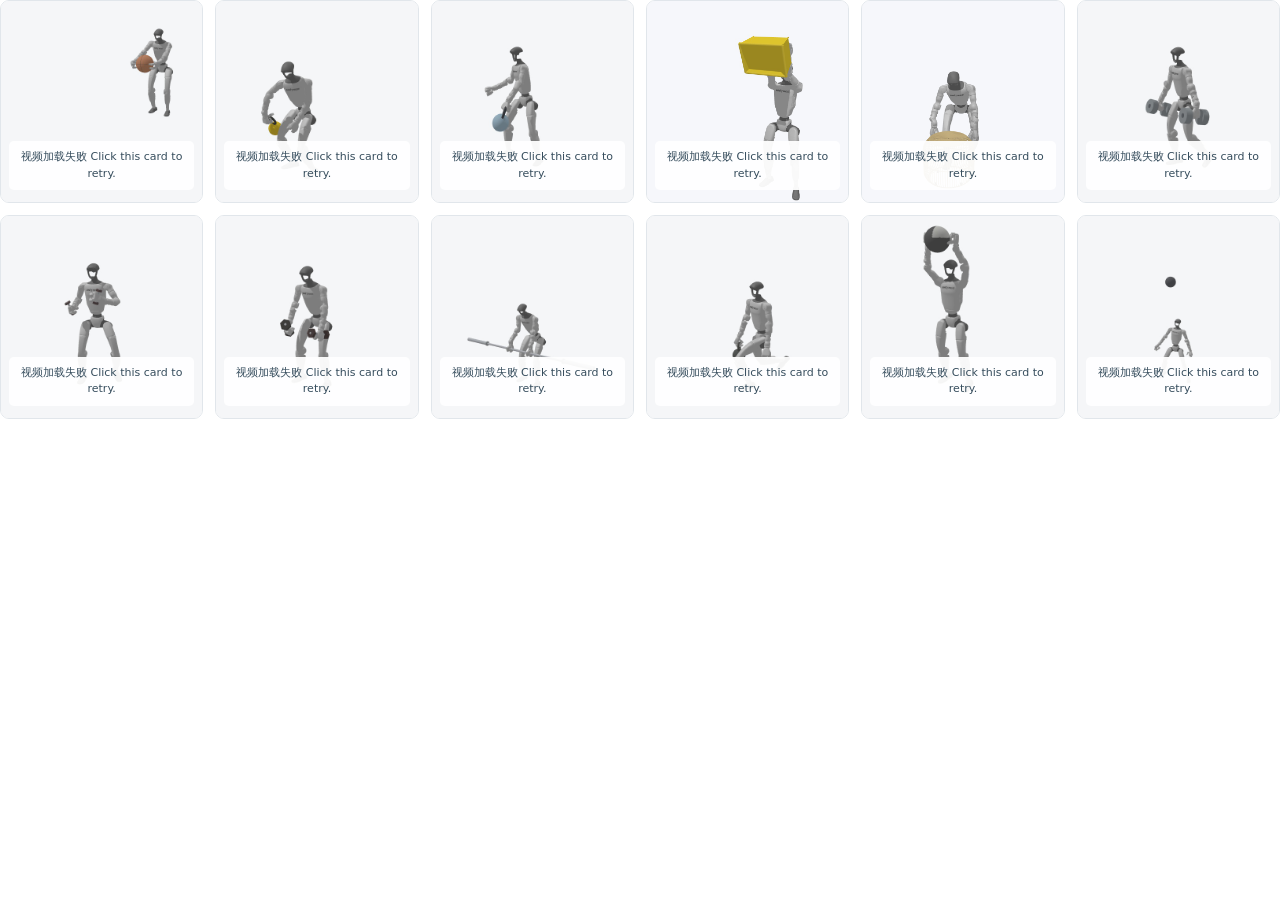
<file: interaction-showcase/index.html>
<!doctype html>
<html lang="en">
<head>
  <meta charset="utf-8">
  <meta name="viewport" content="width=device-width,initial-scale=1">
  <link rel="icon" href="data:,">
  <title>Human–object interaction · Movens-Zero</title>
  <link rel="stylesheet" href="style.css?v=7">
  <link rel="stylesheet" href="embed.css?v=3">
  <!-- <modify> Fetch small dependencies together, instead of waiting for player startup. -->
  <link rel="modulepreload" href="timing.js?v=1">
  <link rel="modulepreload" href="preload.js?v=2">
  <link rel="preload" href="data.json?v=10" as="fetch" crossorigin>
</head>
<body>
  <header class="embed-toolbar">
    <div class="guide"><p>Default: G1 · Hover to view SMPL-X · <span id="sample-count">Loading</span></p></div>
    <button id="pause-all" type="button" aria-pressed="false">Pause all</button>
  </header>
  <main>
    <div id="gallery" class="gallery" aria-label="Human and humanoid object interactions"></div>
    <p id="load-error" role="alert" hidden>Could not load the gallery. Please refresh to retry.</p>
    <p id="empty" hidden>No examples available.</p>
  </main>
  <!-- <modify> Revision the hover controller; video assets and timing maps are unchanged. -->
  <script type="module" src="app.js?v=9"></script>
  <script src="embed-size.js?v=1" defer></script>
</body>
</html>
</file>
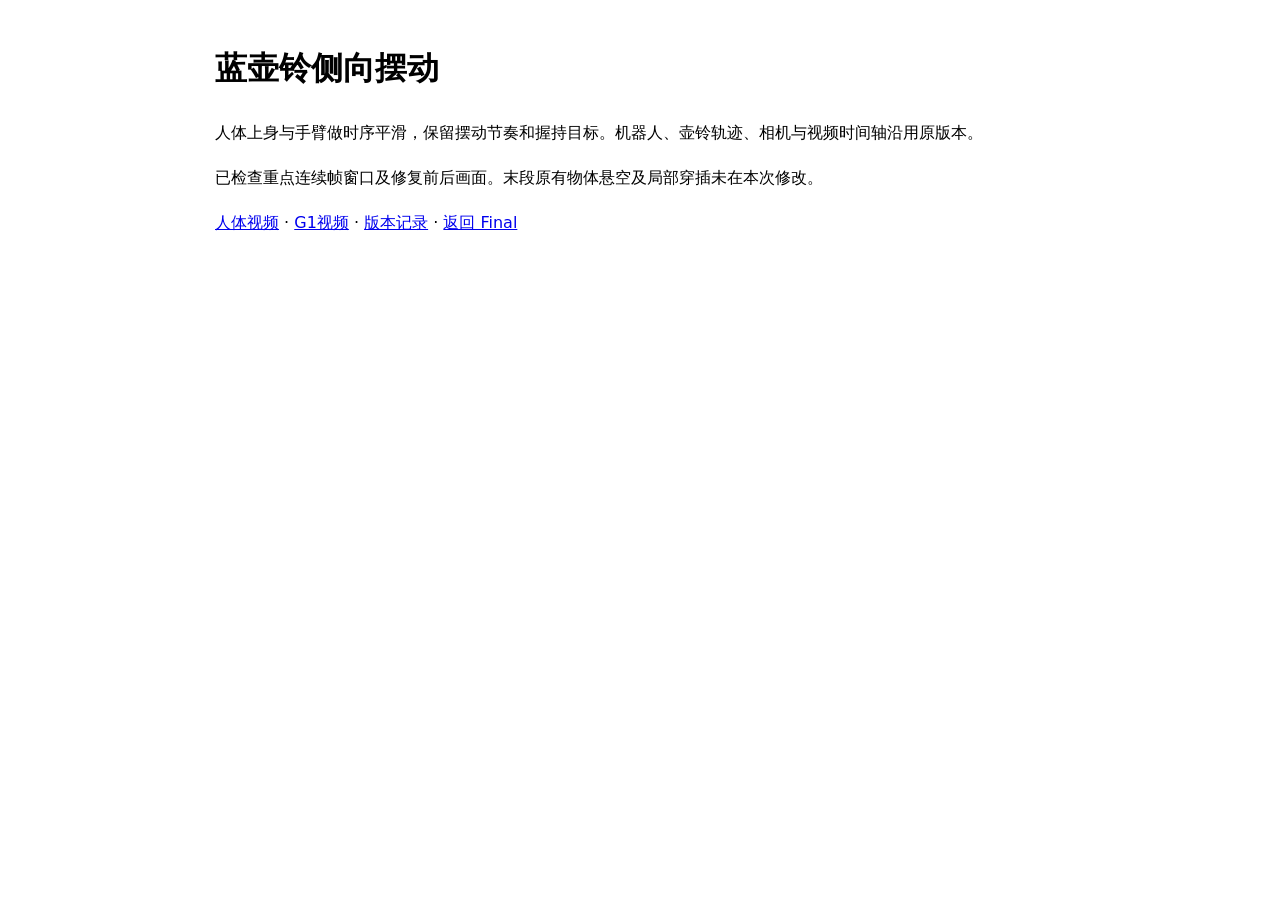
<file: interaction-showcase/media/00004026/blue_smooth_20261024T113731Z_h-951f3aaa42/details.html>
<!doctype html><html lang="zh-CN"><meta charset="utf-8"><meta name="viewport" content="width=device-width,initial-scale=1"><title>蓝壶铃侧向摆动</title><style>body{font:16px/1.8 system-ui;max-width:850px;margin:40px auto;padding:0 20px}</style><h1>蓝壶铃侧向摆动</h1><p>人体上身与手臂做时序平滑，保留摆动节奏和握持目标。机器人、壶铃轨迹、相机与视频时间轴沿用原版本。</p><p>已检查重点连续帧窗口及修复前后画面。末段原有物体悬空及局部穿插未在本次修改。</p><p><a href="human.mp4">人体视频</a> · <a href="g1.mp4">G1视频</a> · <a href="provenance.json">版本记录</a> · <a href="../../../index.html">返回 Final</a></p></html>
</file>
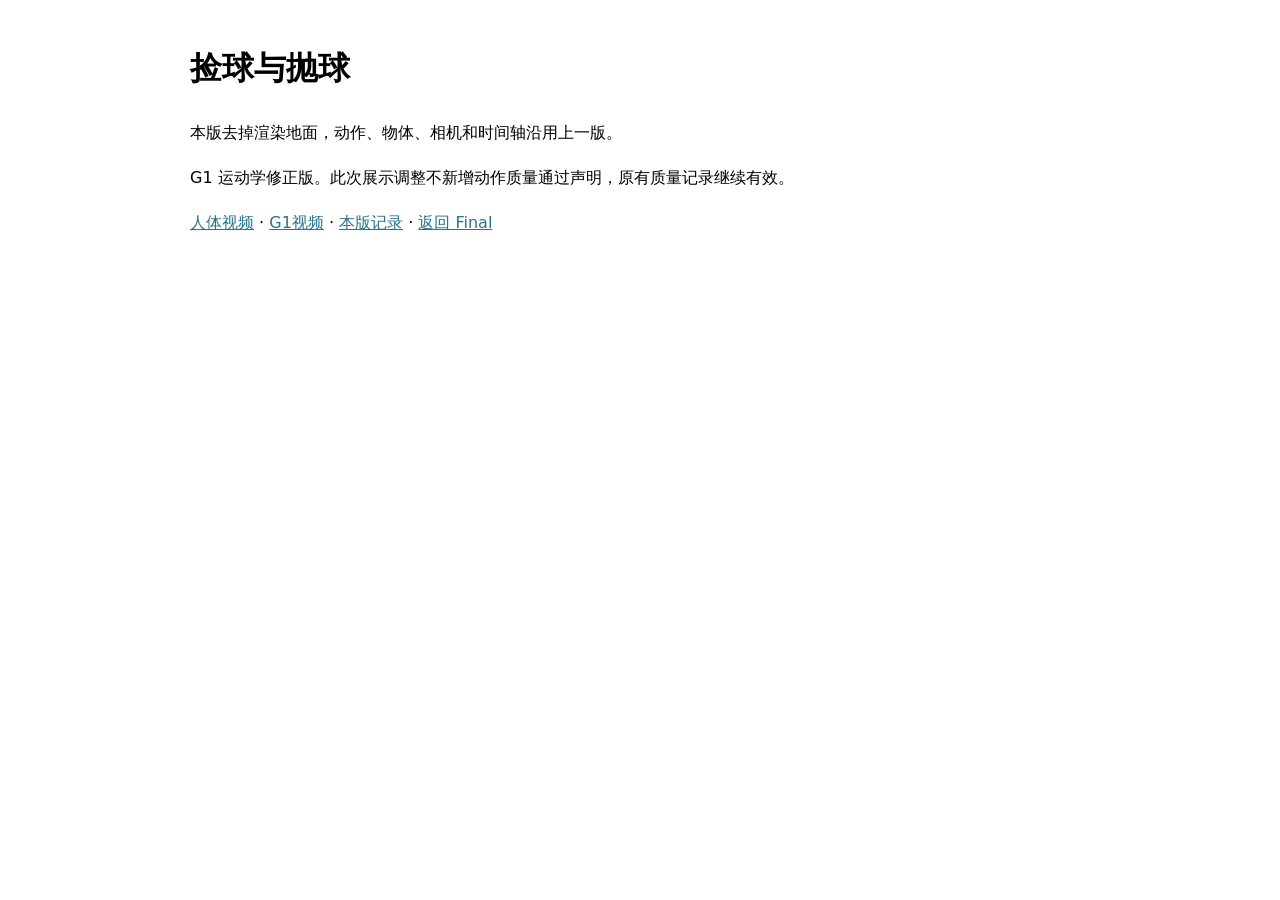
<file: interaction-showcase/media/00011000/floorless_20261024T092317Z_h-939be7e7a5_g-42ecc09c8a/details.html>
<!doctype html><html lang="zh-CN"><meta charset="utf-8"><meta name="viewport" content="width=device-width,initial-scale=1"><title>00011000 展示版本</title><style>body{font:16px/1.8 system-ui;max-width:900px;margin:40px auto;padding:0 20px}a{color:#26748d}</style><h1>捡球与抛球</h1><p>本版去掉渲染地面，动作、物体、相机和时间轴沿用上一版。</p><p>G1 运动学修正版。此次展示调整不新增动作质量通过声明，原有质量记录继续有效。</p><p><a href="human.mp4">人体视频</a> · <a href="g1.mp4">G1视频</a> · <a href="provenance.json">本版记录</a> · <a href="../../../index.html">返回 Final</a></p></html>
</file>
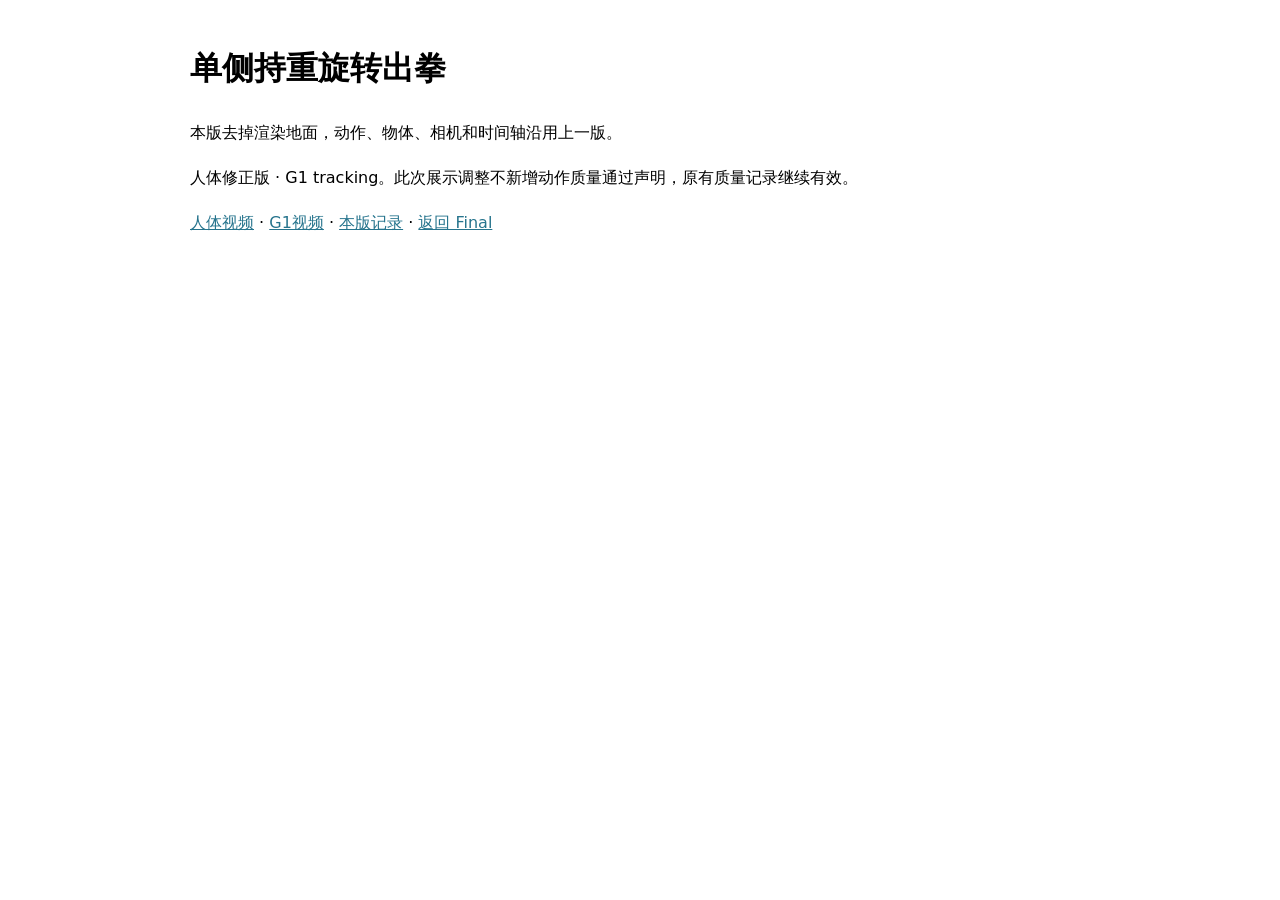
<file: interaction-showcase/media/00014626/floorless_20261024T092317Z_h-7c631253dd_g-aca173391e/details.html>
<!doctype html><html lang="zh-CN"><meta charset="utf-8"><meta name="viewport" content="width=device-width,initial-scale=1"><title>00014626 展示版本</title><style>body{font:16px/1.8 system-ui;max-width:900px;margin:40px auto;padding:0 20px}a{color:#26748d}</style><h1>单侧持重旋转出拳</h1><p>本版去掉渲染地面，动作、物体、相机和时间轴沿用上一版。</p><p>人体修正版 · G1 tracking。此次展示调整不新增动作质量通过声明，原有质量记录继续有效。</p><p><a href="human.mp4">人体视频</a> · <a href="g1.mp4">G1视频</a> · <a href="provenance.json">本版记录</a> · <a href="../../../index.html">返回 Final</a></p></html>
</file>
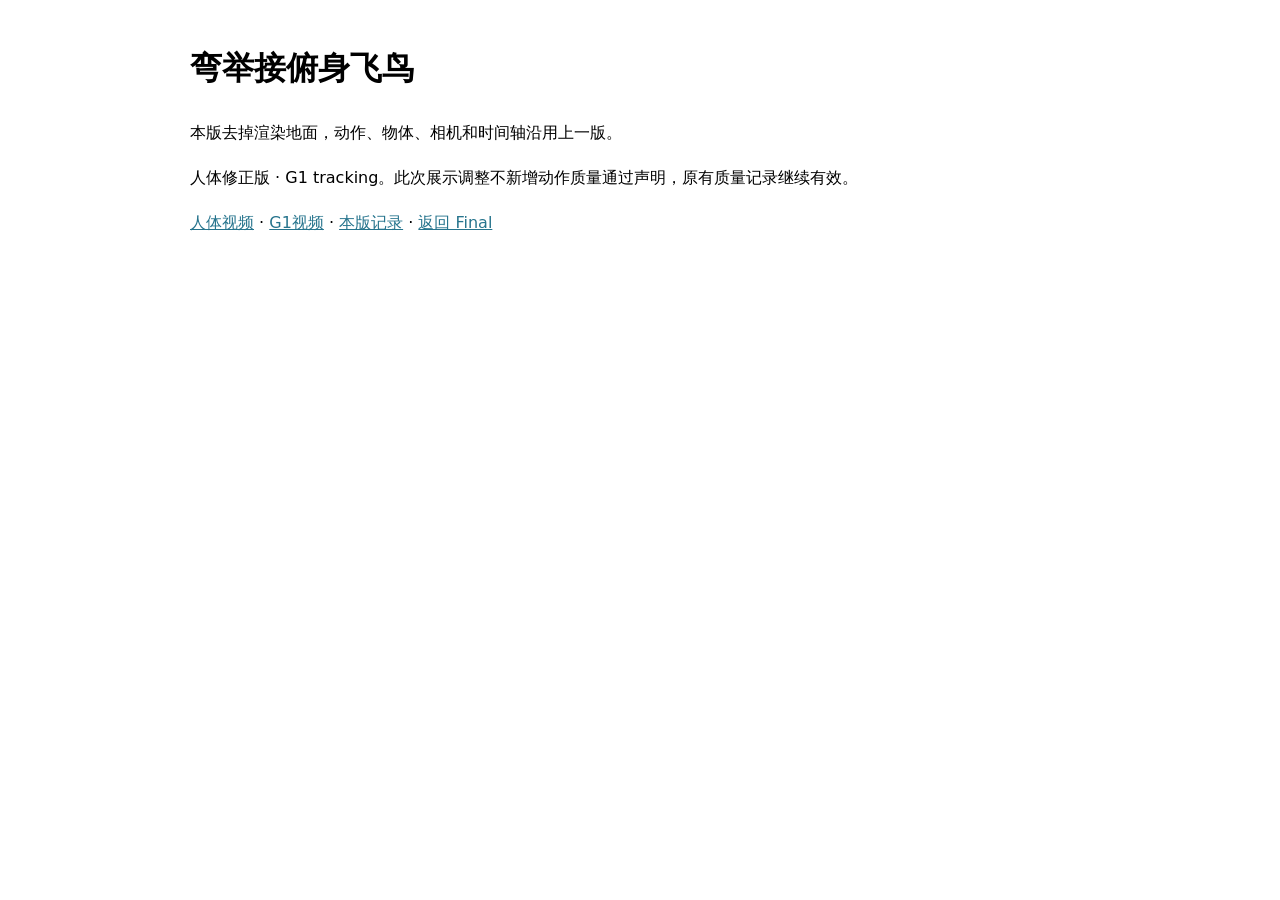
<file: interaction-showcase/media/00015138/floorless_20261024T092317Z_h-92249dd453_g-2d3c0a411d/details.html>
<!doctype html><html lang="zh-CN"><meta charset="utf-8"><meta name="viewport" content="width=device-width,initial-scale=1"><title>00015138 展示版本</title><style>body{font:16px/1.8 system-ui;max-width:900px;margin:40px auto;padding:0 20px}a{color:#26748d}</style><h1>弯举接俯身飞鸟</h1><p>本版去掉渲染地面，动作、物体、相机和时间轴沿用上一版。</p><p>人体修正版 · G1 tracking。此次展示调整不新增动作质量通过声明，原有质量记录继续有效。</p><p><a href="human.mp4">人体视频</a> · <a href="g1.mp4">G1视频</a> · <a href="provenance.json">本版记录</a> · <a href="../../../index.html">返回 Final</a></p></html>
</file>
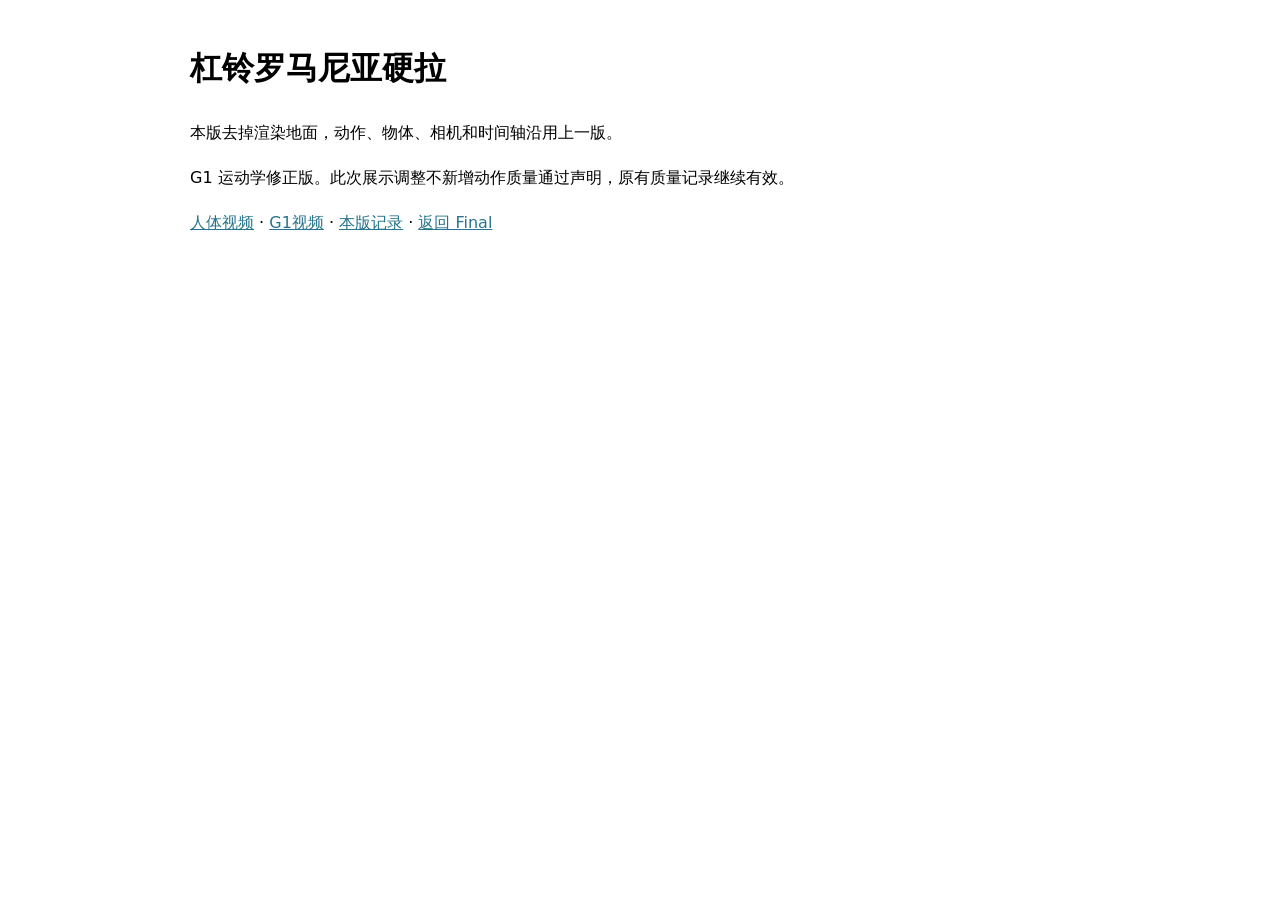
<file: interaction-showcase/media/00018909/floorless_20261024T092317Z_h-68f37209ab_g-a8fd347a84/details.html>
<!doctype html><html lang="zh-CN"><meta charset="utf-8"><meta name="viewport" content="width=device-width,initial-scale=1"><title>00018909 展示版本</title><style>body{font:16px/1.8 system-ui;max-width:900px;margin:40px auto;padding:0 20px}a{color:#26748d}</style><h1>杠铃罗马尼亚硬拉</h1><p>本版去掉渲染地面，动作、物体、相机和时间轴沿用上一版。</p><p>G1 运动学修正版。此次展示调整不新增动作质量通过声明，原有质量记录继续有效。</p><p><a href="human.mp4">人体视频</a> · <a href="g1.mp4">G1视频</a> · <a href="provenance.json">本版记录</a> · <a href="../../../index.html">返回 Final</a></p></html>
</file>
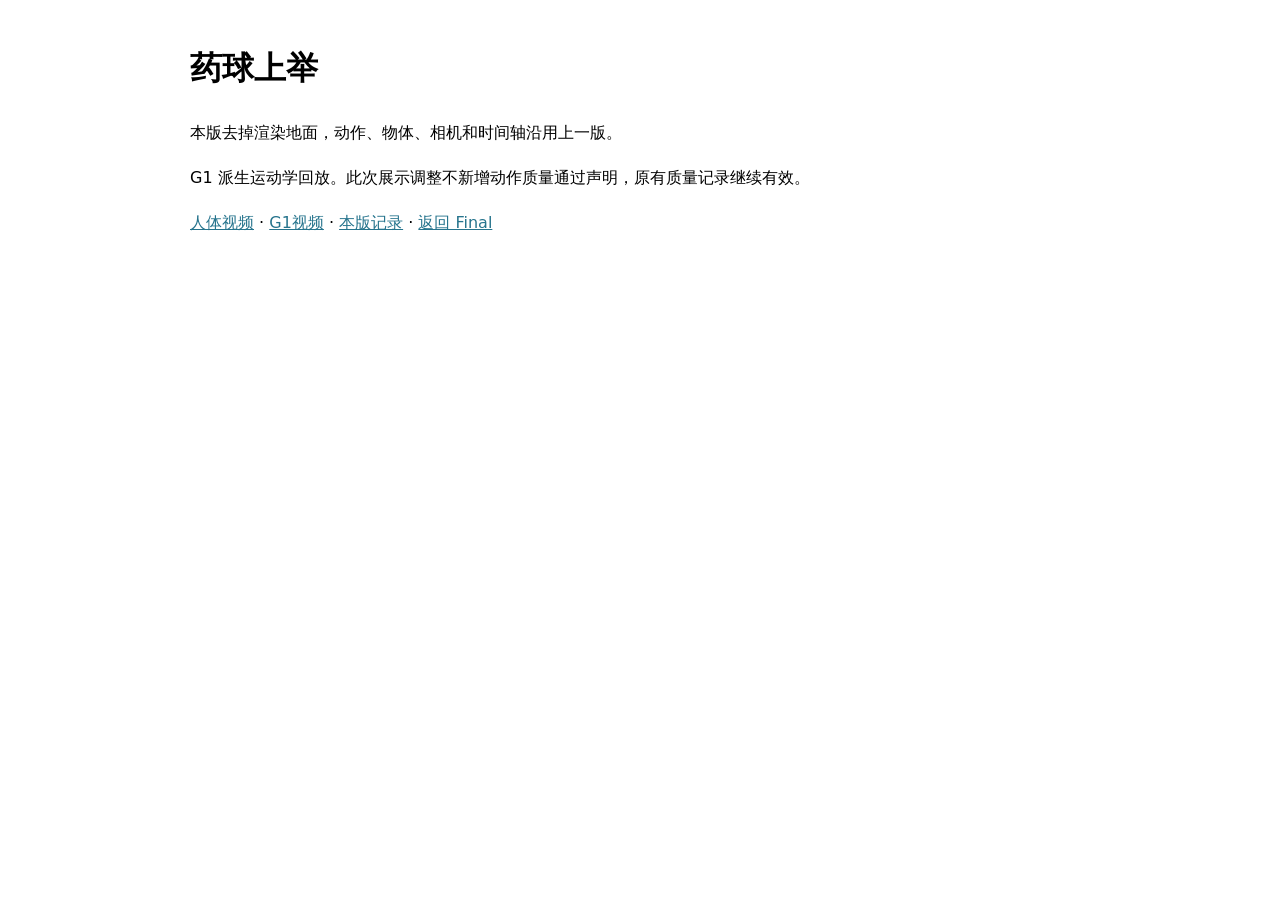
<file: interaction-showcase/media/00025620/floorless_20261024T092317Z_h-88c4f0574d_g-3653b661ec/details.html>
<!doctype html><html lang="zh-CN"><meta charset="utf-8"><meta name="viewport" content="width=device-width,initial-scale=1"><title>00025620 展示版本</title><style>body{font:16px/1.8 system-ui;max-width:900px;margin:40px auto;padding:0 20px}a{color:#26748d}</style><h1>药球上举</h1><p>本版去掉渲染地面，动作、物体、相机和时间轴沿用上一版。</p><p>G1 派生运动学回放。此次展示调整不新增动作质量通过声明，原有质量记录继续有效。</p><p><a href="human.mp4">人体视频</a> · <a href="g1.mp4">G1视频</a> · <a href="provenance.json">本版记录</a> · <a href="../../../index.html">返回 Final</a></p></html>
</file>
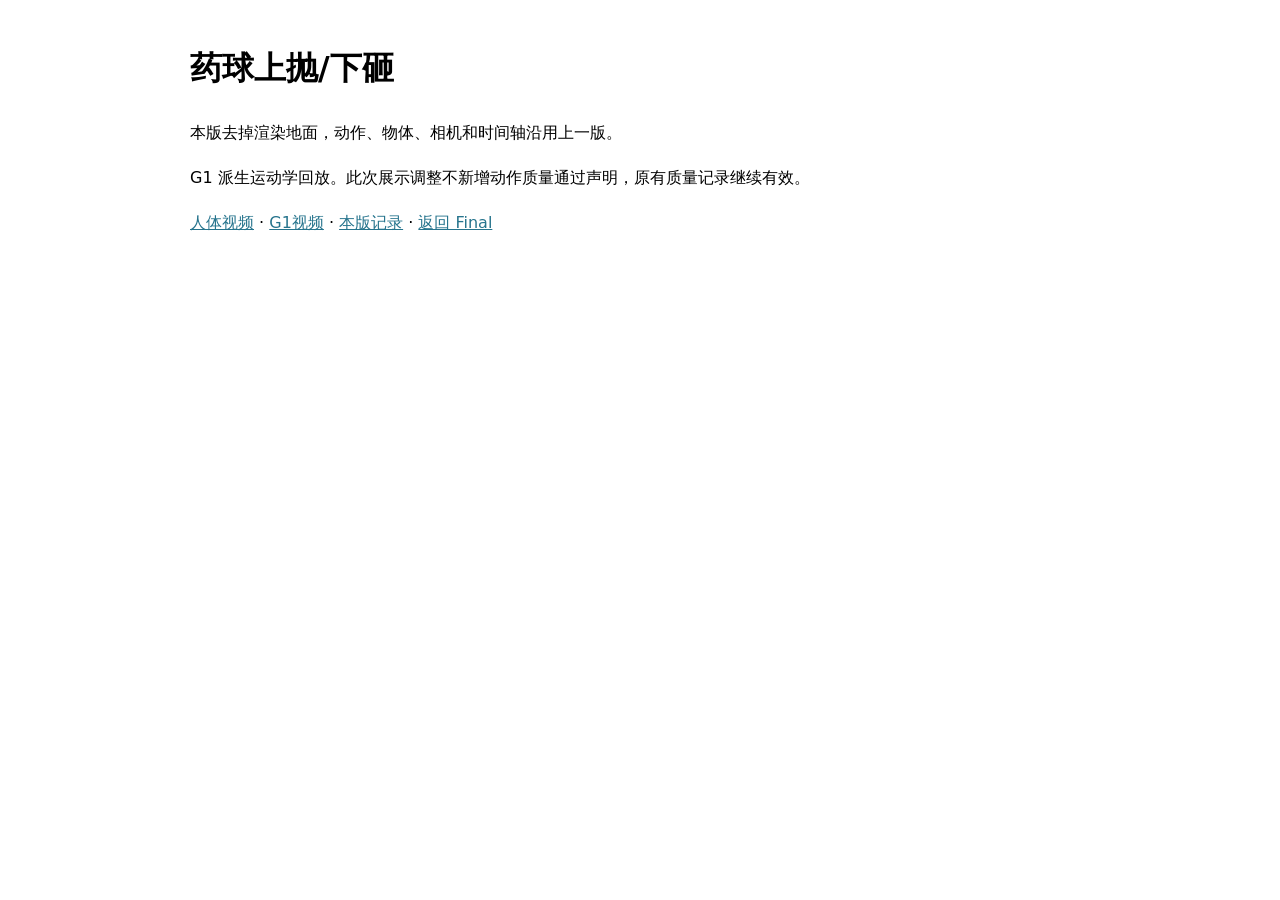
<file: interaction-showcase/media/00040272/floorless_20261024T092317Z_h-f4ce4ccbba_g-840879959a/details.html>
<!doctype html><html lang="zh-CN"><meta charset="utf-8"><meta name="viewport" content="width=device-width,initial-scale=1"><title>00040272 展示版本</title><style>body{font:16px/1.8 system-ui;max-width:900px;margin:40px auto;padding:0 20px}a{color:#26748d}</style><h1>药球上抛/下砸</h1><p>本版去掉渲染地面，动作、物体、相机和时间轴沿用上一版。</p><p>G1 派生运动学回放。此次展示调整不新增动作质量通过声明，原有质量记录继续有效。</p><p><a href="human.mp4">人体视频</a> · <a href="g1.mp4">G1视频</a> · <a href="provenance.json">本版记录</a> · <a href="../../../index.html">返回 Final</a></p></html>
</file>
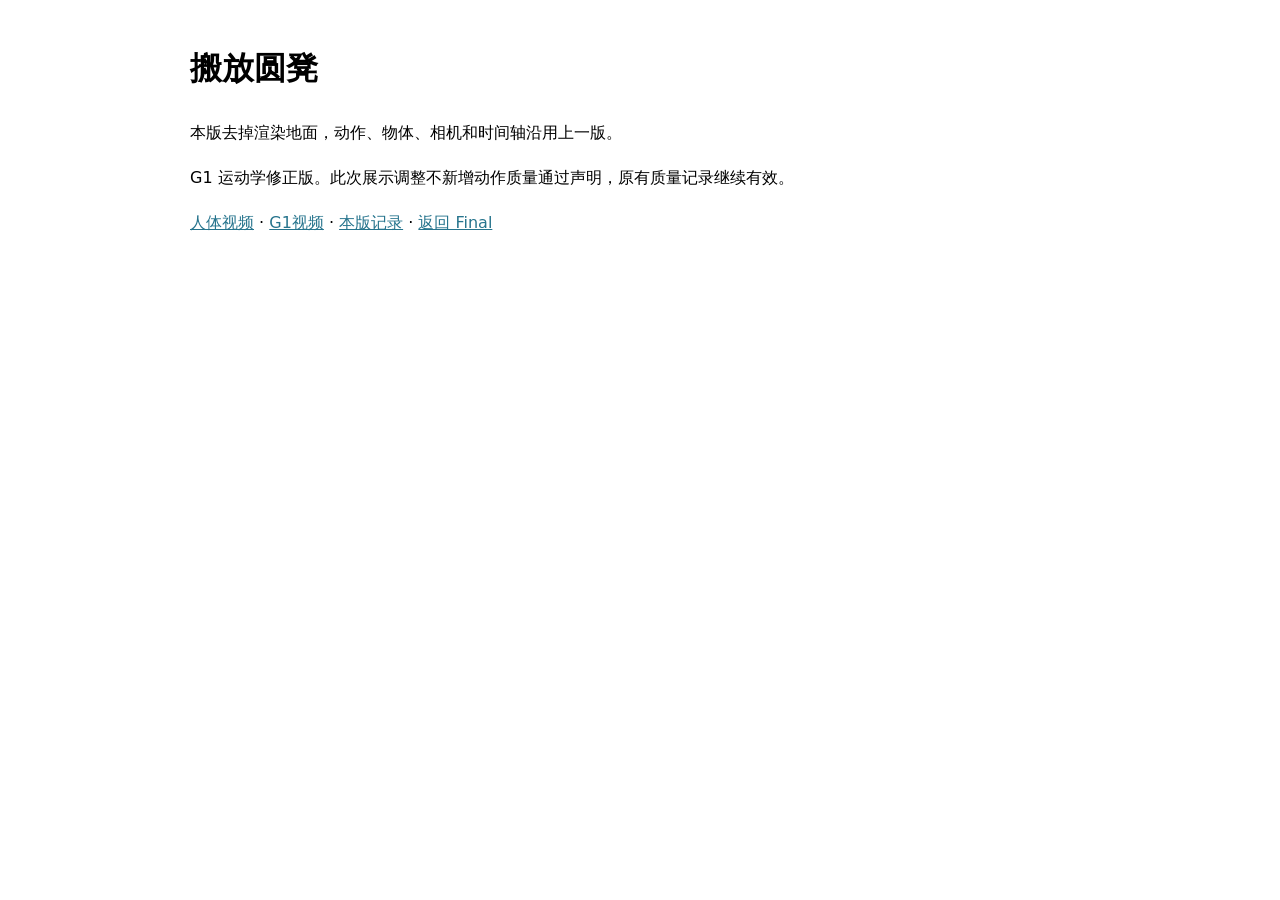
<file: interaction-showcase/media/00047208/floorless_20261024T092317Z_h-e9ff60f6de_g-bf1fc088a7/details.html>
<!doctype html><html lang="zh-CN"><meta charset="utf-8"><meta name="viewport" content="width=device-width,initial-scale=1"><title>00047208 展示版本</title><style>body{font:16px/1.8 system-ui;max-width:900px;margin:40px auto;padding:0 20px}a{color:#26748d}</style><h1>搬放圆凳</h1><p>本版去掉渲染地面，动作、物体、相机和时间轴沿用上一版。</p><p>G1 运动学修正版。此次展示调整不新增动作质量通过声明，原有质量记录继续有效。</p><p><a href="human.mp4">人体视频</a> · <a href="g1.mp4">G1视频</a> · <a href="provenance.json">本版记录</a> · <a href="../../../index.html">返回 Final</a></p></html>
</file>
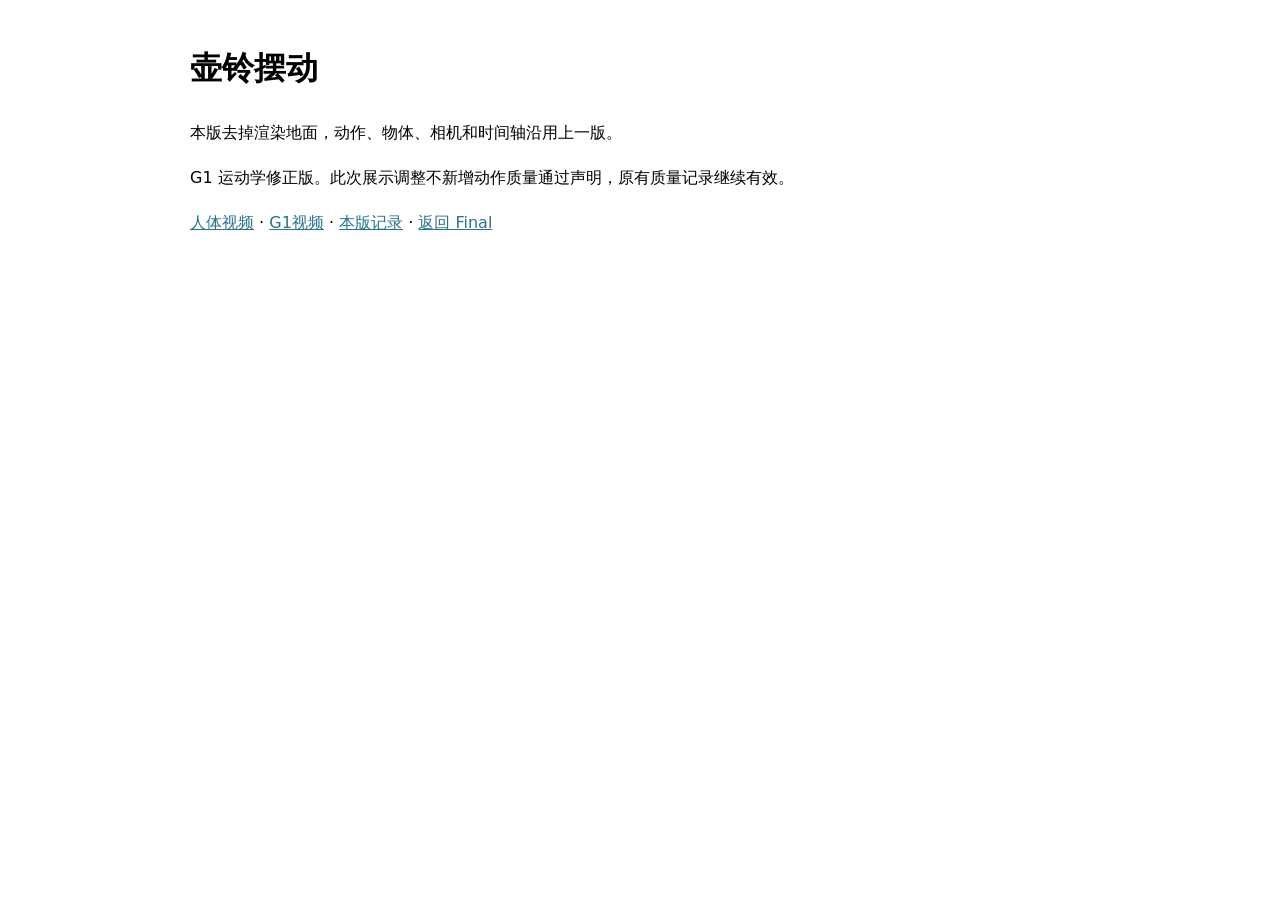
<file: interaction-showcase/media/00056560/floorless_20261024T092317Z_h-173172312f_g-03f3fe695a/details.html>
<!doctype html><html lang="zh-CN"><meta charset="utf-8"><meta name="viewport" content="width=device-width,initial-scale=1"><title>00056560 展示版本</title><style>body{font:16px/1.8 system-ui;max-width:900px;margin:40px auto;padding:0 20px}a{color:#26748d}</style><h1>壶铃摆动</h1><p>本版去掉渲染地面，动作、物体、相机和时间轴沿用上一版。</p><p>G1 运动学修正版。此次展示调整不新增动作质量通过声明，原有质量记录继续有效。</p><p><a href="human.mp4">人体视频</a> · <a href="g1.mp4">G1视频</a> · <a href="provenance.json">本版记录</a> · <a href="../../../index.html">返回 Final</a></p></html>
</file>
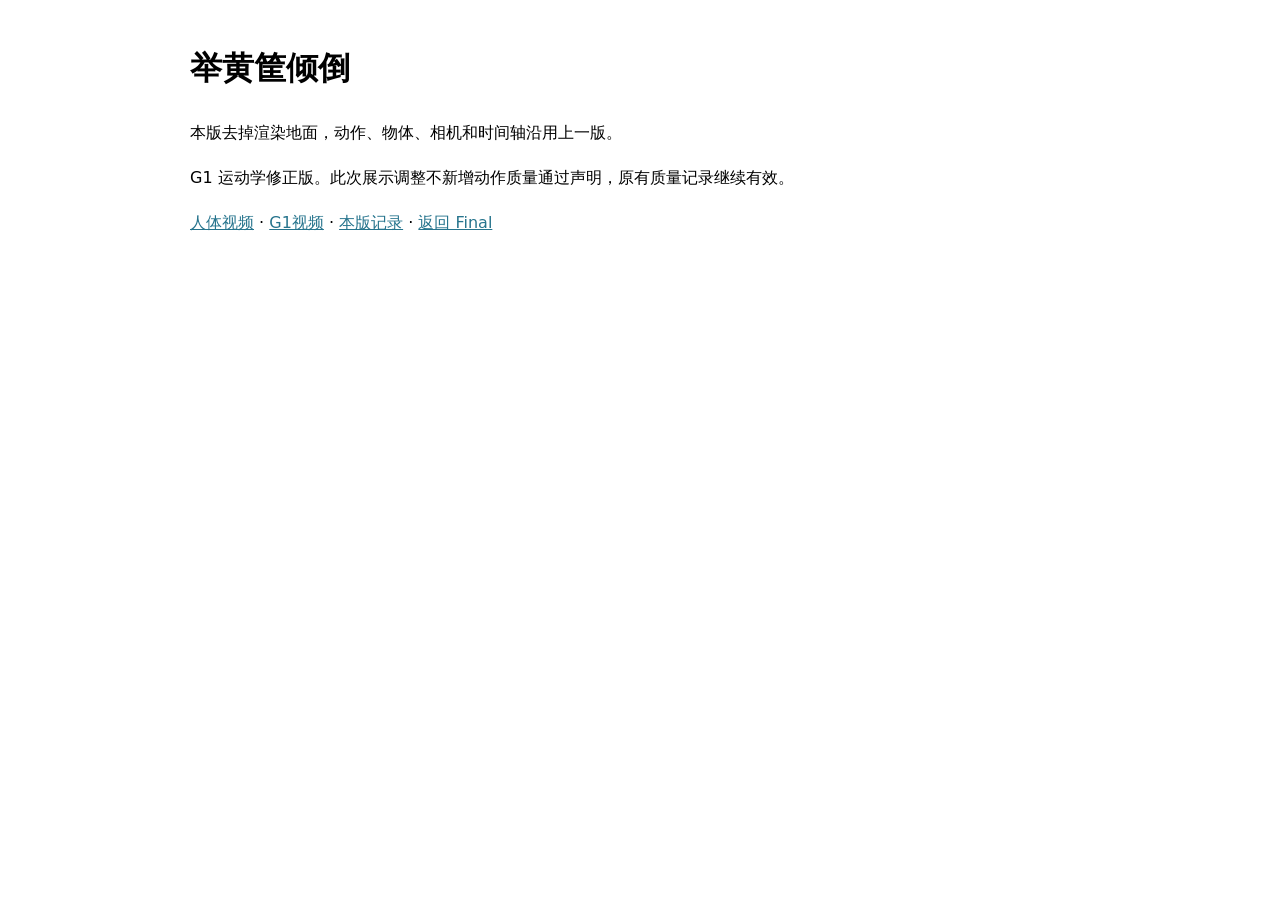
<file: interaction-showcase/media/00060782/floorless_20261024T092317Z_h-45b8e63ca5_g-b0204e26ba/details.html>
<!doctype html><html lang="zh-CN"><meta charset="utf-8"><meta name="viewport" content="width=device-width,initial-scale=1"><title>00060782 展示版本</title><style>body{font:16px/1.8 system-ui;max-width:900px;margin:40px auto;padding:0 20px}a{color:#26748d}</style><h1>举黄筐倾倒</h1><p>本版去掉渲染地面，动作、物体、相机和时间轴沿用上一版。</p><p>G1 运动学修正版。此次展示调整不新增动作质量通过声明，原有质量记录继续有效。</p><p><a href="human.mp4">人体视频</a> · <a href="g1.mp4">G1视频</a> · <a href="provenance.json">本版记录</a> · <a href="../../../index.html">返回 Final</a></p></html>
</file>
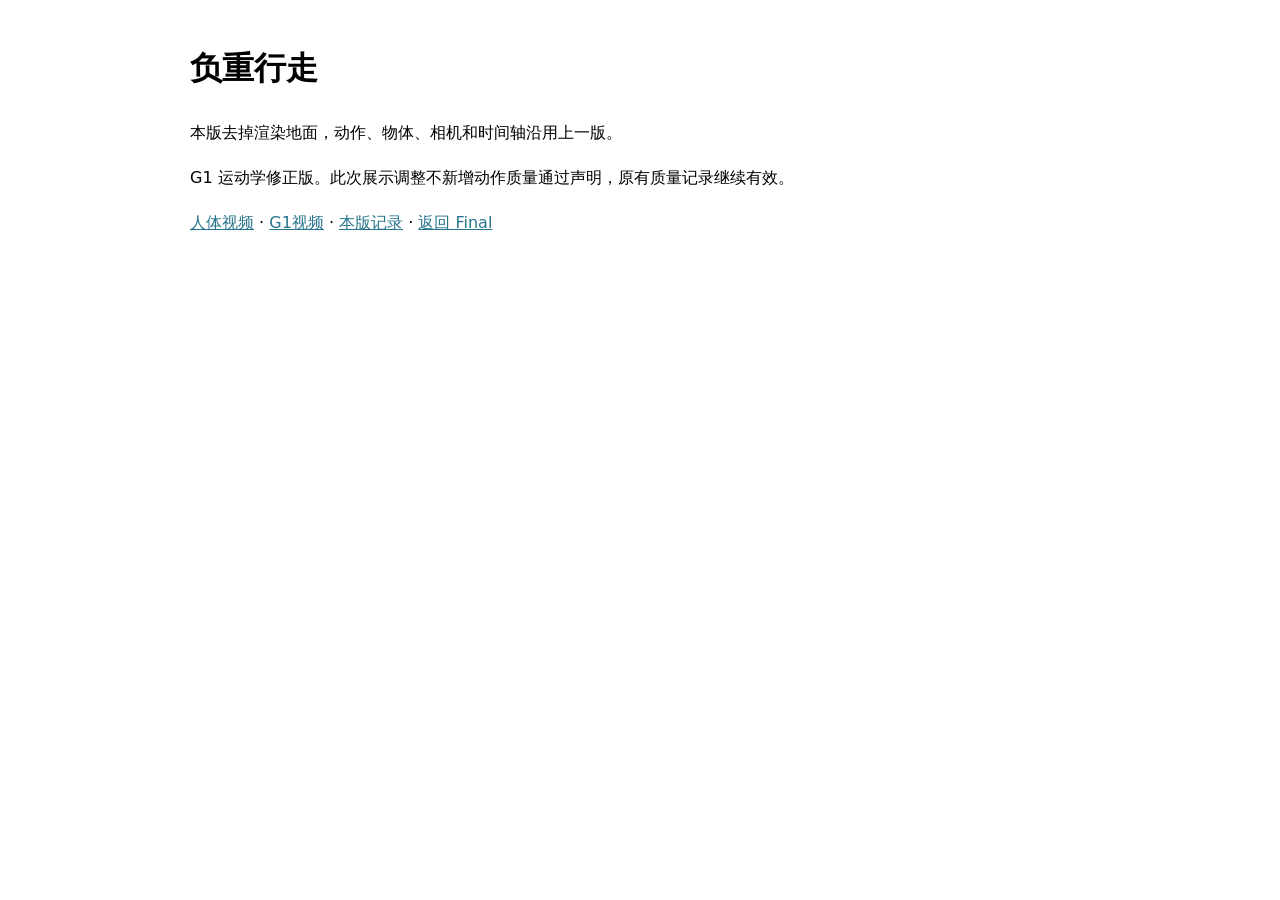
<file: interaction-showcase/media/00060893/floorless_20261024T092317Z_h-6bf9d97858_g-962b9085a8/details.html>
<!doctype html><html lang="zh-CN"><meta charset="utf-8"><meta name="viewport" content="width=device-width,initial-scale=1"><title>00060893 展示版本</title><style>body{font:16px/1.8 system-ui;max-width:900px;margin:40px auto;padding:0 20px}a{color:#26748d}</style><h1>负重行走</h1><p>本版去掉渲染地面，动作、物体、相机和时间轴沿用上一版。</p><p>G1 运动学修正版。此次展示调整不新增动作质量通过声明，原有质量记录继续有效。</p><p><a href="human.mp4">人体视频</a> · <a href="g1.mp4">G1视频</a> · <a href="provenance.json">本版记录</a> · <a href="../../../index.html">返回 Final</a></p></html>
</file>
<file: interaction-showcase/style.css>
:root{font-family:Inter,"Noto Sans SC","PingFang SC",system-ui,sans-serif;color:#172a37;background:#f5f7f9;font-synthesis:none}*{box-sizing:border-box}body{margin:0;padding:36px 4vw 22px}header{display:flex;justify-content:space-between;align-items:center;gap:25px;margin:0 auto 28px;max-width:1760px}.eyebrow{font-size:10px;letter-spacing:.22em;font-weight:650;color:#697b85;margin:0 0 8px}h1{font-size:42px;letter-spacing:-.045em;font-weight:650;margin:0;line-height:1.1}.dot{color:#3691a6}.subtitle{font-size:15px;margin:11px 0 0;color:#637581}.guide{text-align:right;font-size:12px;color:#74828b}.guide p{margin:10px 0}.legend{display:flex;align-items:center;justify-content:flex-end;gap:8px;color:#314b5b}.robot-dot,.human-dot{width:7px;height:7px;border-radius:50%;background:#33434e;display:inline-block}.human-dot{background:#488eaa;margin-left:10px}button{font:inherit;cursor:pointer}#pause-all{border:1px solid #d3dde3;background:#fff;border-radius:7px;padding:7px 11px;color:#4b626f;font-size:11px}#pause-all span{margin-left:12px}.gallery{display:grid;grid-template-columns:repeat(6,minmax(0,1fr));gap:17px;max-width:1760px;margin:auto}.card{min-width:0;background:white;border:1px solid #e1e6eb;border-radius:12px;overflow:hidden;box-shadow:0 3px 12px #253a4c04;transition:box-shadow .2s,border-color .2s}.card:has(.switch:hover),.card:has(.switch:focus-visible){border-color:#91b9c8;box-shadow:0 5px 20px #2c586d12}.switch{display:block;position:relative;width:100%;padding:0;border:0;background:#f3f5f7;aspect-ratio:1;overflow:hidden;color:#364d5d}.switch:focus-visible{outline:3px solid #3e90b1;outline-offset:-3px}.stage{position:absolute;inset:0;display:block}.stage video{position:absolute;width:100%;height:100%;inset:0;object-fit:contain;opacity:0;pointer-events:none}.stage video.active{opacity:1}.badge{position:absolute;right:10px;top:10px;z-index:2;font-size:9px;letter-spacing:.06em;display:flex;align-items:center;gap:5px;background:#ffffffd9;border:1px solid #dde4e9;border-radius:4px;padding:4px 6px}.badge i{width:4px;height:4px;background:#314c60;border-radius:50%}.is-human .badge{color:#307c97;border-color:#a5ceda}.is-human .badge i{background:#4898b1}.card-info{padding:11px 13px 10px}.card-title{display:flex;align-items:baseline;gap:8px;justify-content:space-between}.card h2{font-size:13px;font-weight:600;margin:0}.number{color:#a2afb8;font-size:10px;font-variant-numeric:tabular-nums}details{margin-top:7px;font-size:10px;color:#87959f}summary{cursor:pointer;list-style:none}summary::-webkit-details-marker{display:none}summary::after{content:"＋";float:right}details[open] summary::after{content:"−"}details p{font-size:11px;line-height:1.65;color:#697c88;overflow-wrap:anywhere;margin:9px 0 3px}footer{max-width:1760px;display:flex;justify-content:space-between;gap:20px;margin:23px auto 0;font-size:10px;color:#8999a4;letter-spacing:.02em}@media(min-width:1900px){body{padding-top:42px}.gallery{gap:21px}}@media(max-width:1000px){body{padding:26px 3vw}.gallery{grid-template-columns:repeat(3,minmax(0,1fr))}h1{font-size:34px}.guide{max-width:310px}}@media(max-width:620px){header{display:block;margin-bottom:22px}.guide{text-align:left;margin-top:18px;max-width:none}.legend{justify-content:flex-start}.guide p{display:inline-block;margin-right:10px;font-size:10px}.gallery{grid-template-columns:repeat(2,minmax(0,1fr));gap:10px}.card-info{padding:10px}.card h2{font-size:12px}footer{display:block;line-height:1.8}footer span{display:block}}@media(prefers-reduced-motion:reduce){.card{transition:none}}
.final-title{font-size:.5em;letter-spacing:-.02em;color:#697b85;font-weight:450}.switch{-webkit-tap-highlight-color:transparent;touch-action:manipulation}.switch video{position:absolute;inset:0;width:100%;height:100%;object-fit:contain;opacity:0;pointer-events:none}.switch video.active{opacity:1}.switch video.packed{width:200%;max-width:none;transform:translateX(-50%)}.is-human .switch video.packed{transform:translateX(0)}.poster{position:absolute;inset:0;width:100%;height:100%;object-fit:contain}.poster[hidden]{display:none}.badge{pointer-events:none}.card-controls{display:flex;gap:6px;margin-top:10px;flex-wrap:wrap}.card-controls button{font-size:10px;padding:5px 7px;border:1px solid #dce5e9;border-radius:5px;background:#f8fafb;color:#486370;min-height:28px}.card-controls button:focus-visible,a:focus-visible{outline:2px solid #3691a6;outline-offset:2px}.links{display:flex;gap:12px;margin-top:9px;font-size:10px}.links a{color:#537b8b;text-decoration:none}.links a:hover{text-decoration:underline}.quality-note{margin:7px 0 0;color:#87959f;font-size:10px}.media-message{position:absolute;bottom:12px;left:8px;right:8px;z-index:3;padding:8px;background:#fffffff0;border-radius:5px;font-size:11px;line-height:1.5}.media-message[hidden]{display:none}#empty,#load-error{max-width:1760px;margin:30px auto;color:#74828b}@media(max-width:620px){.badge{right:6px;top:6px;font-size:8px;padding:3px 4px}.card-controls{gap:5px}.card-controls button{min-height:32px}}

.transition-frame{position:absolute;inset:0;width:100%;height:100%;object-fit:contain;pointer-events:none;opacity:0;z-index:1}.badge{z-index:2}.media-message{z-index:3}

/* <modify> Show quiet feedback only while an aligned hover view is actually waiting. */
.switch-status{position:absolute;left:50%;bottom:10px;z-index:4;display:flex;align-items:center;gap:6px;max-width:calc(100% - 16px);padding:6px 9px;border:1px solid #ffffff59;border-radius:999px;background:#182a38d9;color:#fff;box-shadow:0 2px 10px #101b2526;backdrop-filter:blur(8px);font-size:10px;font-weight:550;line-height:1.2;white-space:nowrap;transform:translateX(-50%);pointer-events:none}
.switch-status[hidden]{display:none}
.switch-status::before{content:"";width:9px;height:9px;flex:none;border:1.5px solid #ffffff59;border-top-color:#fff;border-radius:50%;animation:switch-wait .8s linear infinite}
@keyframes switch-wait{to{transform:rotate(360deg)}}
@media(prefers-reduced-motion:reduce){.switch-status::before{animation:none}}

/* <modify> Previously the title competed with state text in a single shrinking row:
.switch-status{display:grid;gap:7px;width:144px;max-width:calc(100% - 16px);padding:9px 10px;border-radius:10px;background:#142632e8;border-color:#b8e7e52e;box-shadow:0 3px 14px #10202b30}
.switch-status-row{display:flex;align-items:center;justify-content:space-between;gap:6px;min-width:0}
.switch-status-label{overflow:hidden;text-overflow:ellipsis}
*/
.switch-status{display:grid;gap:5px;width:160px;max-width:calc(100% - 16px);padding:8px 10px;border-radius:10px;background:#142632e8;border-color:#b8e7e52e;box-shadow:0 3px 14px #10202b30}
.switch-status::before{display:none}
.switch-status-row{display:flex;align-items:center;gap:7px;min-width:0}
.switch-status-label{font-size:11px;line-height:1.25;white-space:nowrap;overflow:visible;text-overflow:clip}
.switch-status-value{flex:none;color:#b7d8d9;font-size:9px;font-weight:500;font-variant-numeric:tabular-nums}
.switch-progress{display:block;position:relative;height:3px;overflow:hidden;border-radius:3px;background:#d4e8ee26}
.switch-status-row .switch-progress{flex:1;min-width:0}
.switch-progress-fill{display:block;height:100%;border-radius:inherit;background:linear-gradient(90deg,#72cec7,#c0f2e3);box-shadow:0 0 5px #8cdbce40;transition:width .2s ease-out}
.switch-progress[data-state=indeterminate] .switch-progress-fill{width:35%;animation:switch-progress-sweep 1.25s cubic-bezier(.45,0,.55,1) infinite;transition:none}
@keyframes switch-progress-sweep{from{transform:translateX(-110%)}to{transform:translateX(390%)}}
@media(prefers-reduced-motion:reduce){.switch-progress-fill{transition:none}.switch-progress[data-state=indeterminate] .switch-progress-fill{animation:none;transform:translateX(90%)}}
</file>
<file: interaction-showcase/embed.css>
html,body{background:transparent;color:#172a37;margin:0;padding:0}body{overflow-x:hidden}.embed-toolbar{margin:0 0 18px;max-width:none;display:flex;justify-content:space-between;align-items:center;gap:15px}.guide{text-align:left;max-width:none}.guide p{margin:0;font-size:12px}.gallery{max-width:none;gap:12px}.card-info{padding:10px}.card h2{font-size:12px;line-height:1.4}.quality-note{display:none}.card{box-shadow:none;border-radius:9px}.links{gap:8px}.card-controls{gap:4px}.card-controls button{font-size:10px;padding:5px 6px}.number{display:none}html[data-theme=dark]{color-scheme:dark}html[data-theme=dark] .guide{color:#aab4bc}html[data-theme=dark] .card{background:#111920;border-color:#dceaf221;color:#f5f7f8}html[data-theme=dark] .links a{color:#9bc8ca}html[data-theme=dark] .card-controls button,html[data-theme=dark] #pause-all{background:#19242c;color:#dce8eb;border-color:#33444e}@media(max-width:1000px){.gallery{grid-template-columns:repeat(3,minmax(0,1fr))}}@media(max-width:620px){.gallery{grid-template-columns:repeat(2,minmax(0,1fr));gap:10px}.embed-toolbar{margin-bottom:14px}.guide p{font-size:10px}.card h2{font-size:12px}}
:root{background:transparent}

/* Video-only cards: keep accessible names and the existing hover/touch/keyboard switch. */
.embed-toolbar,.badge,.card-info{display:none!important}

/* <modify> The card itself is the visible retry control, including in dark mode. */
.card[data-error] .switch{cursor:pointer}
html[data-theme=dark] .media-message{background:#111920ed;border:1px solid #53646b;color:#f5f7f8}
</file>
